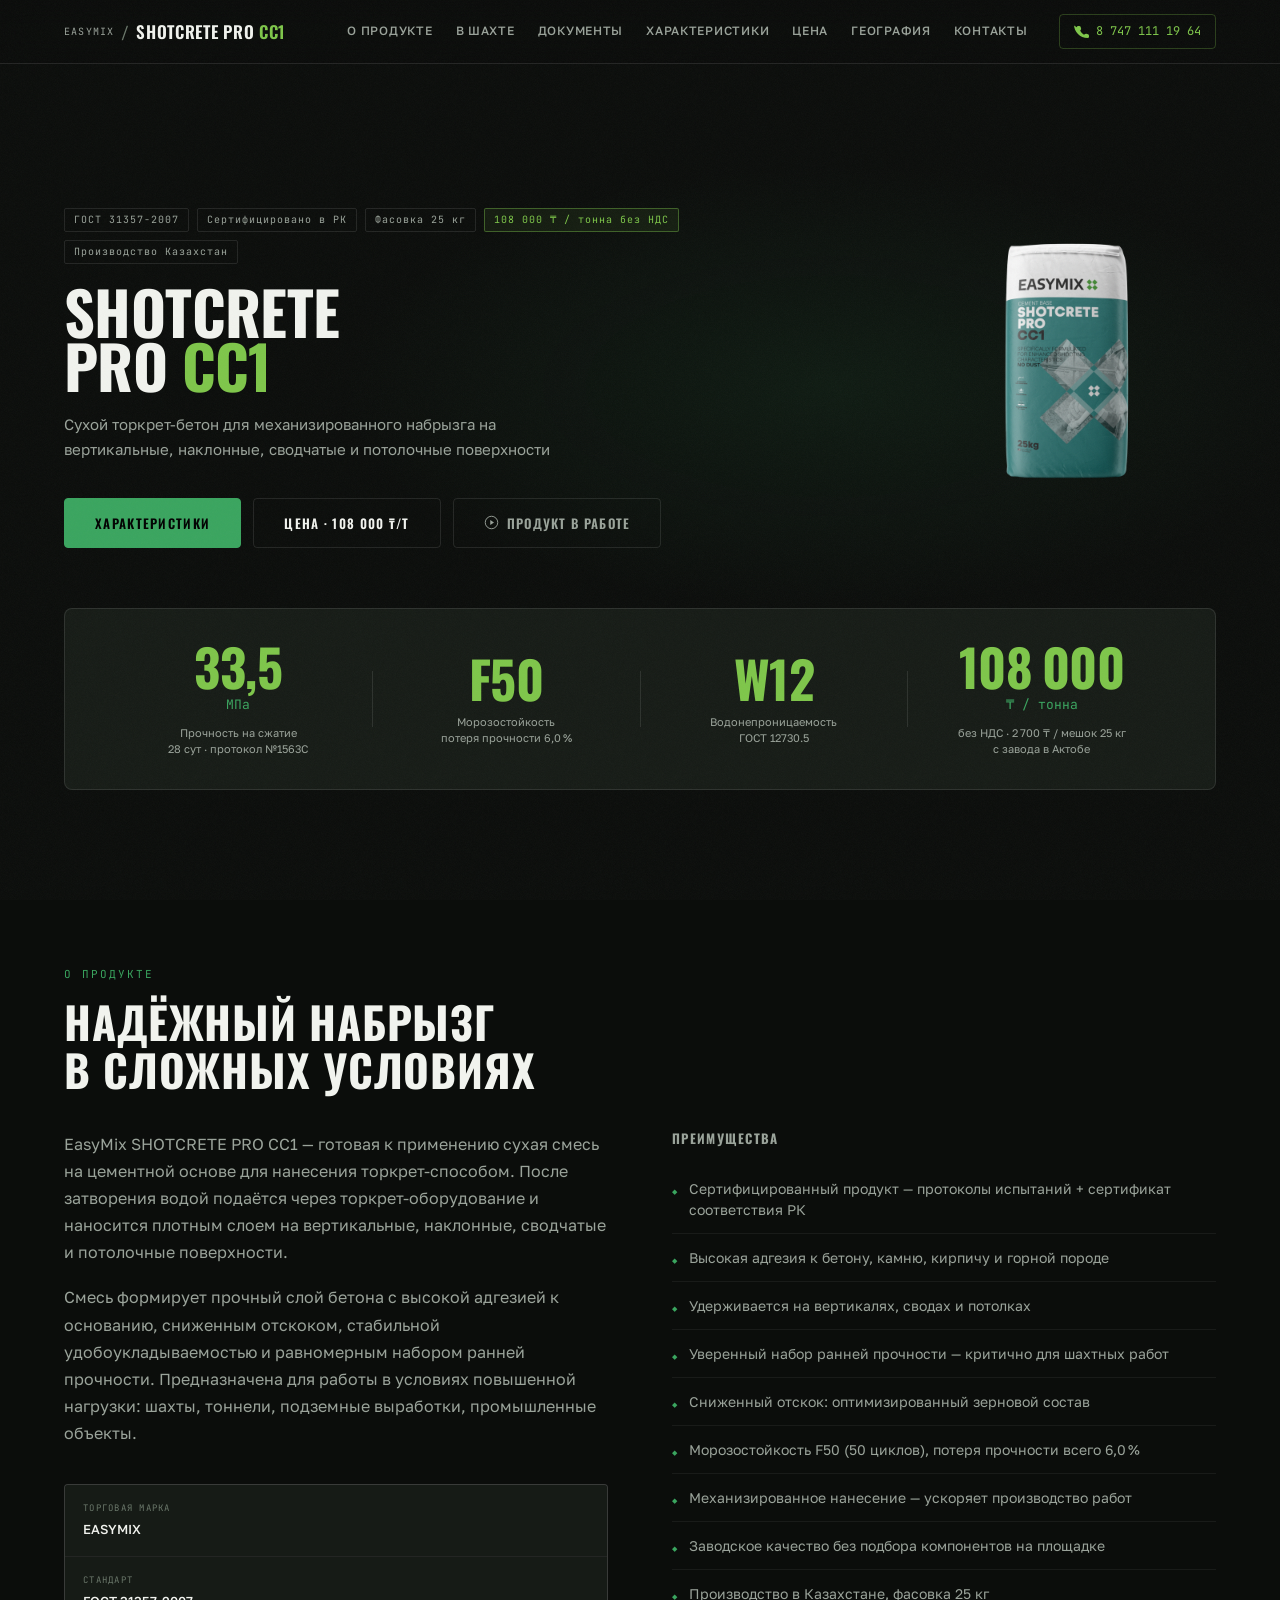
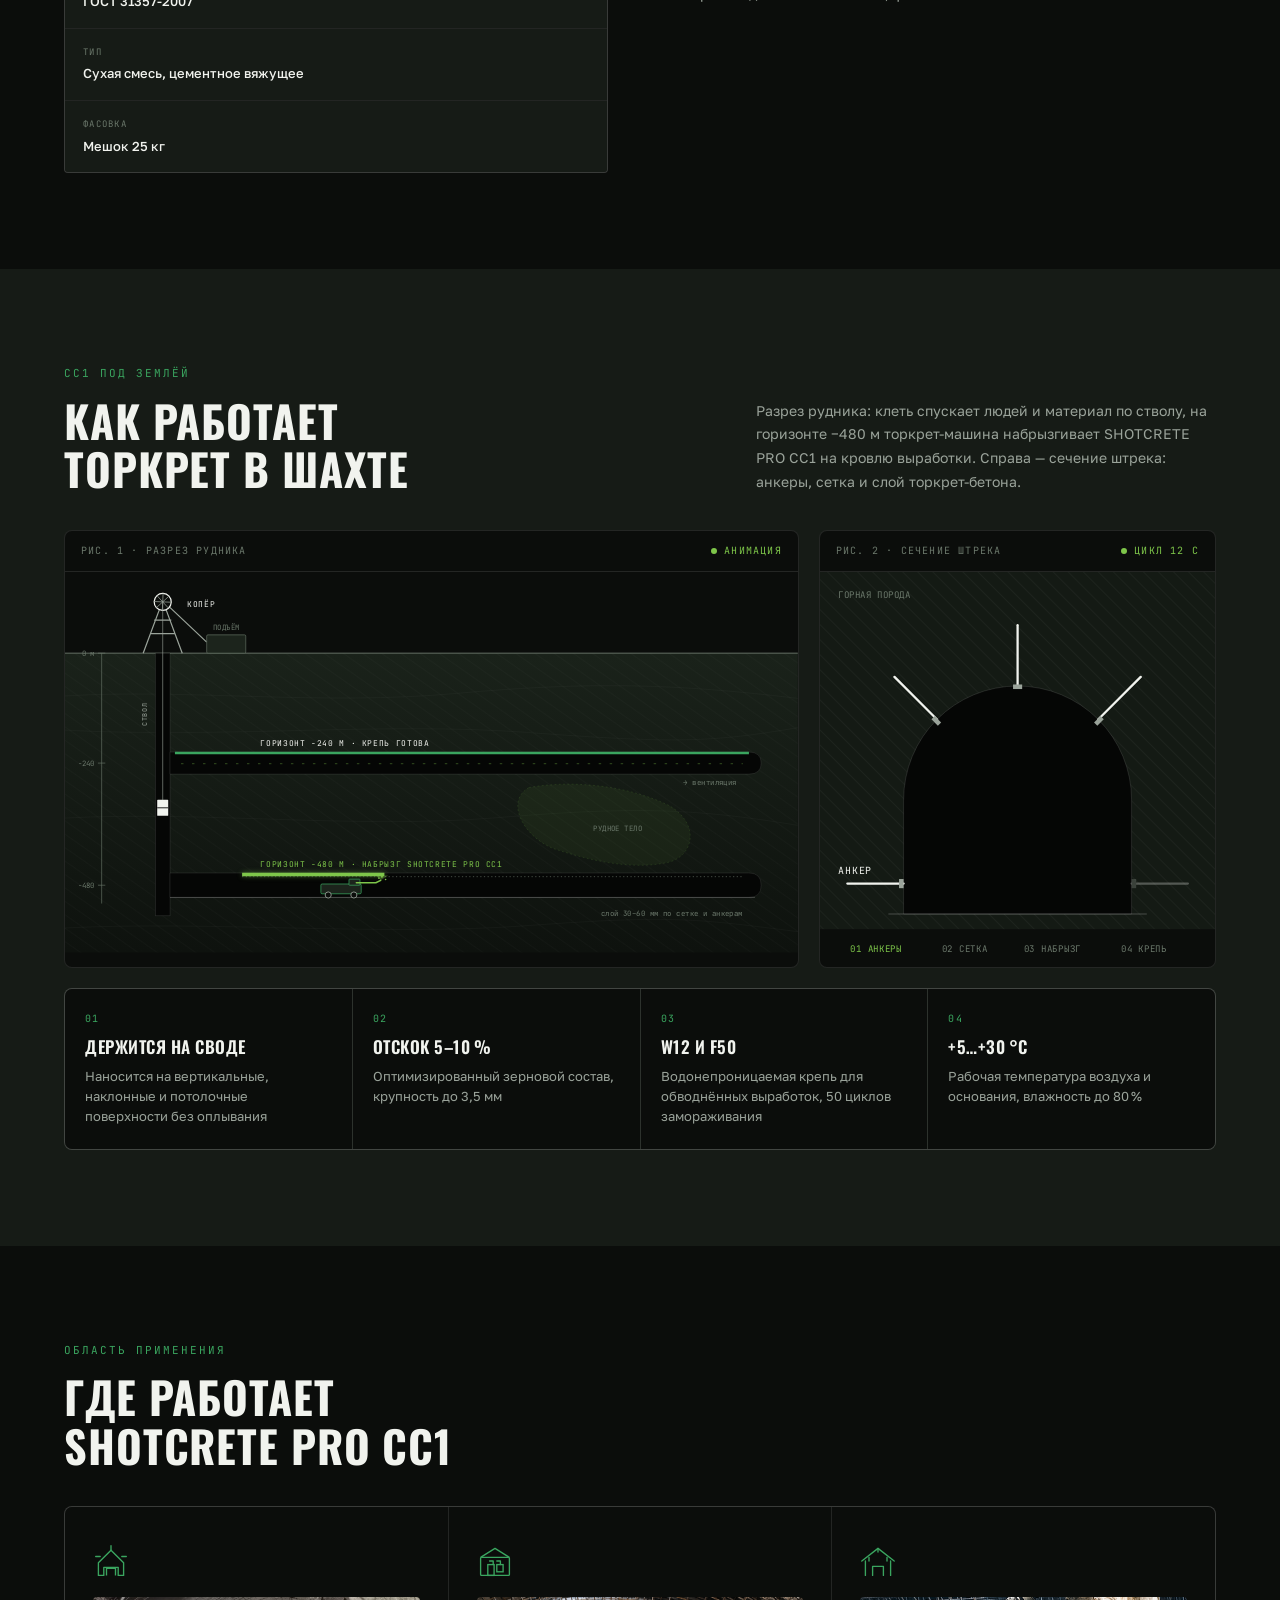
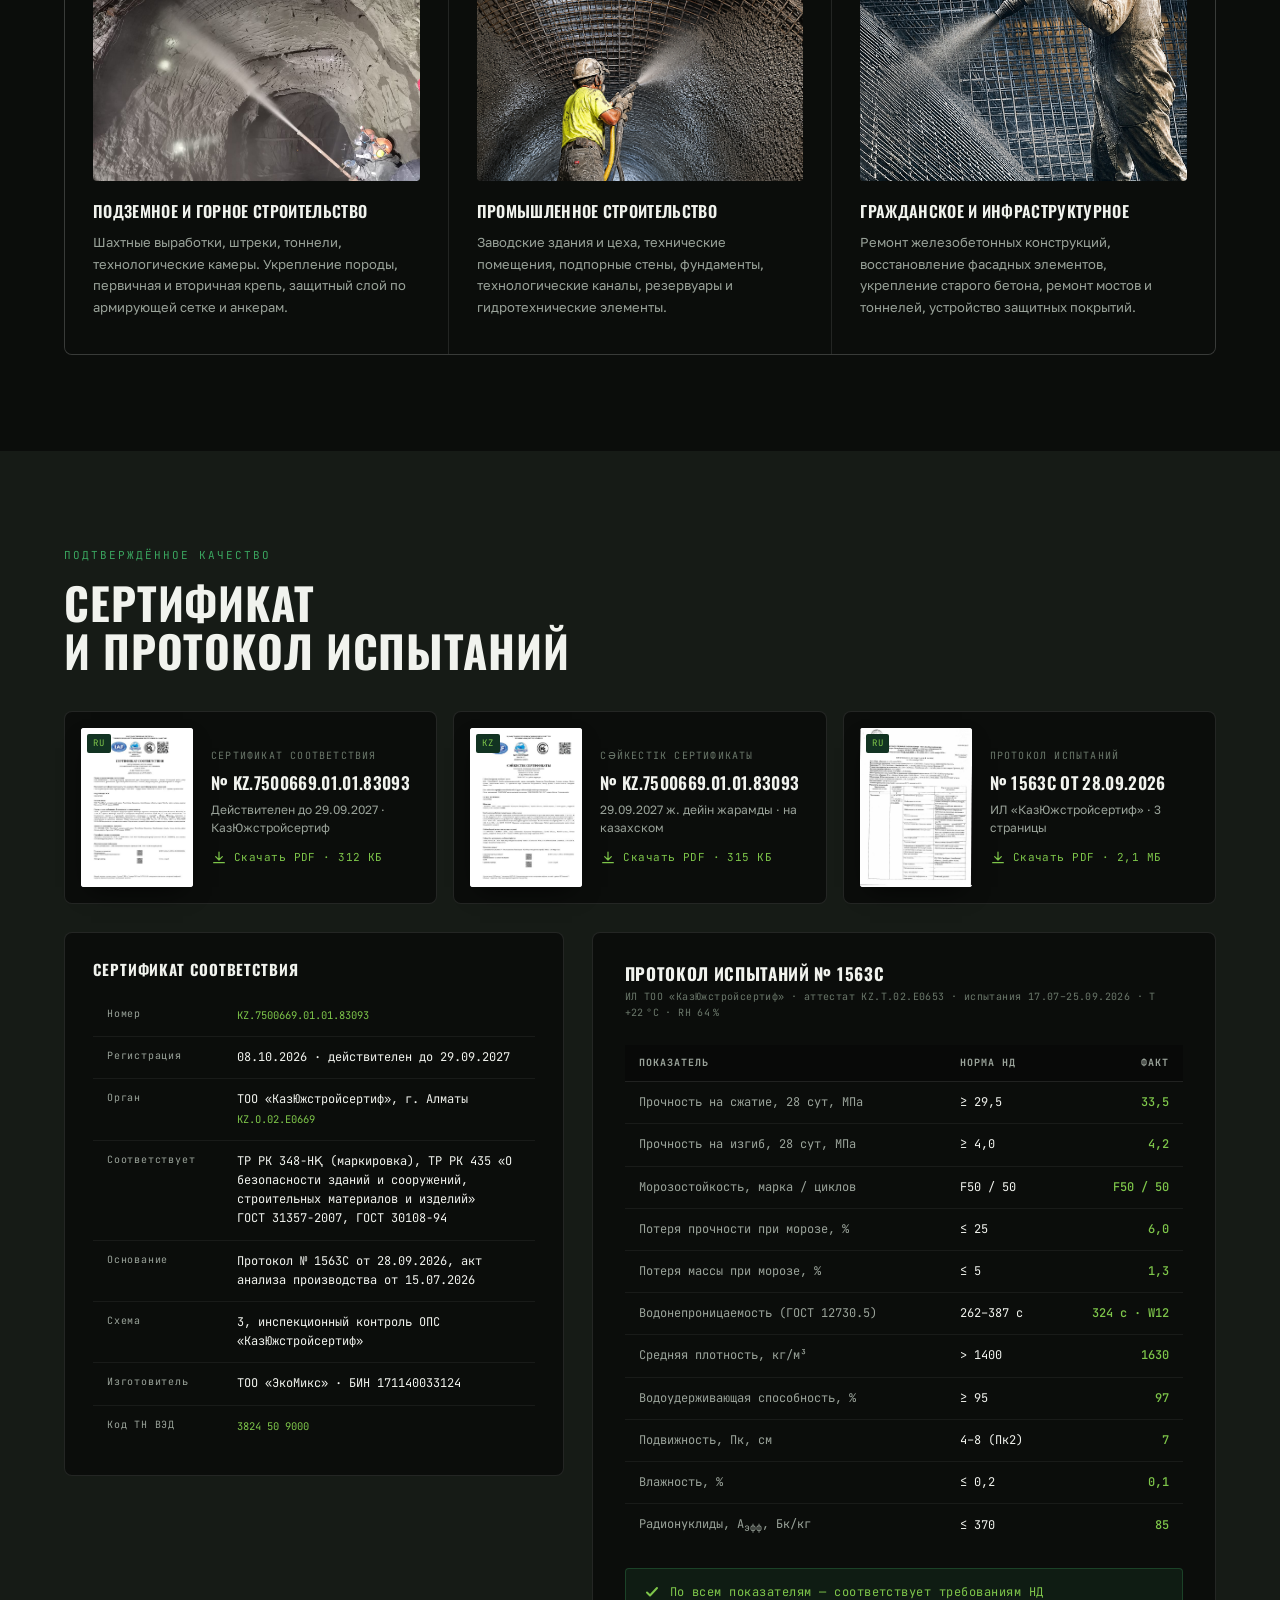
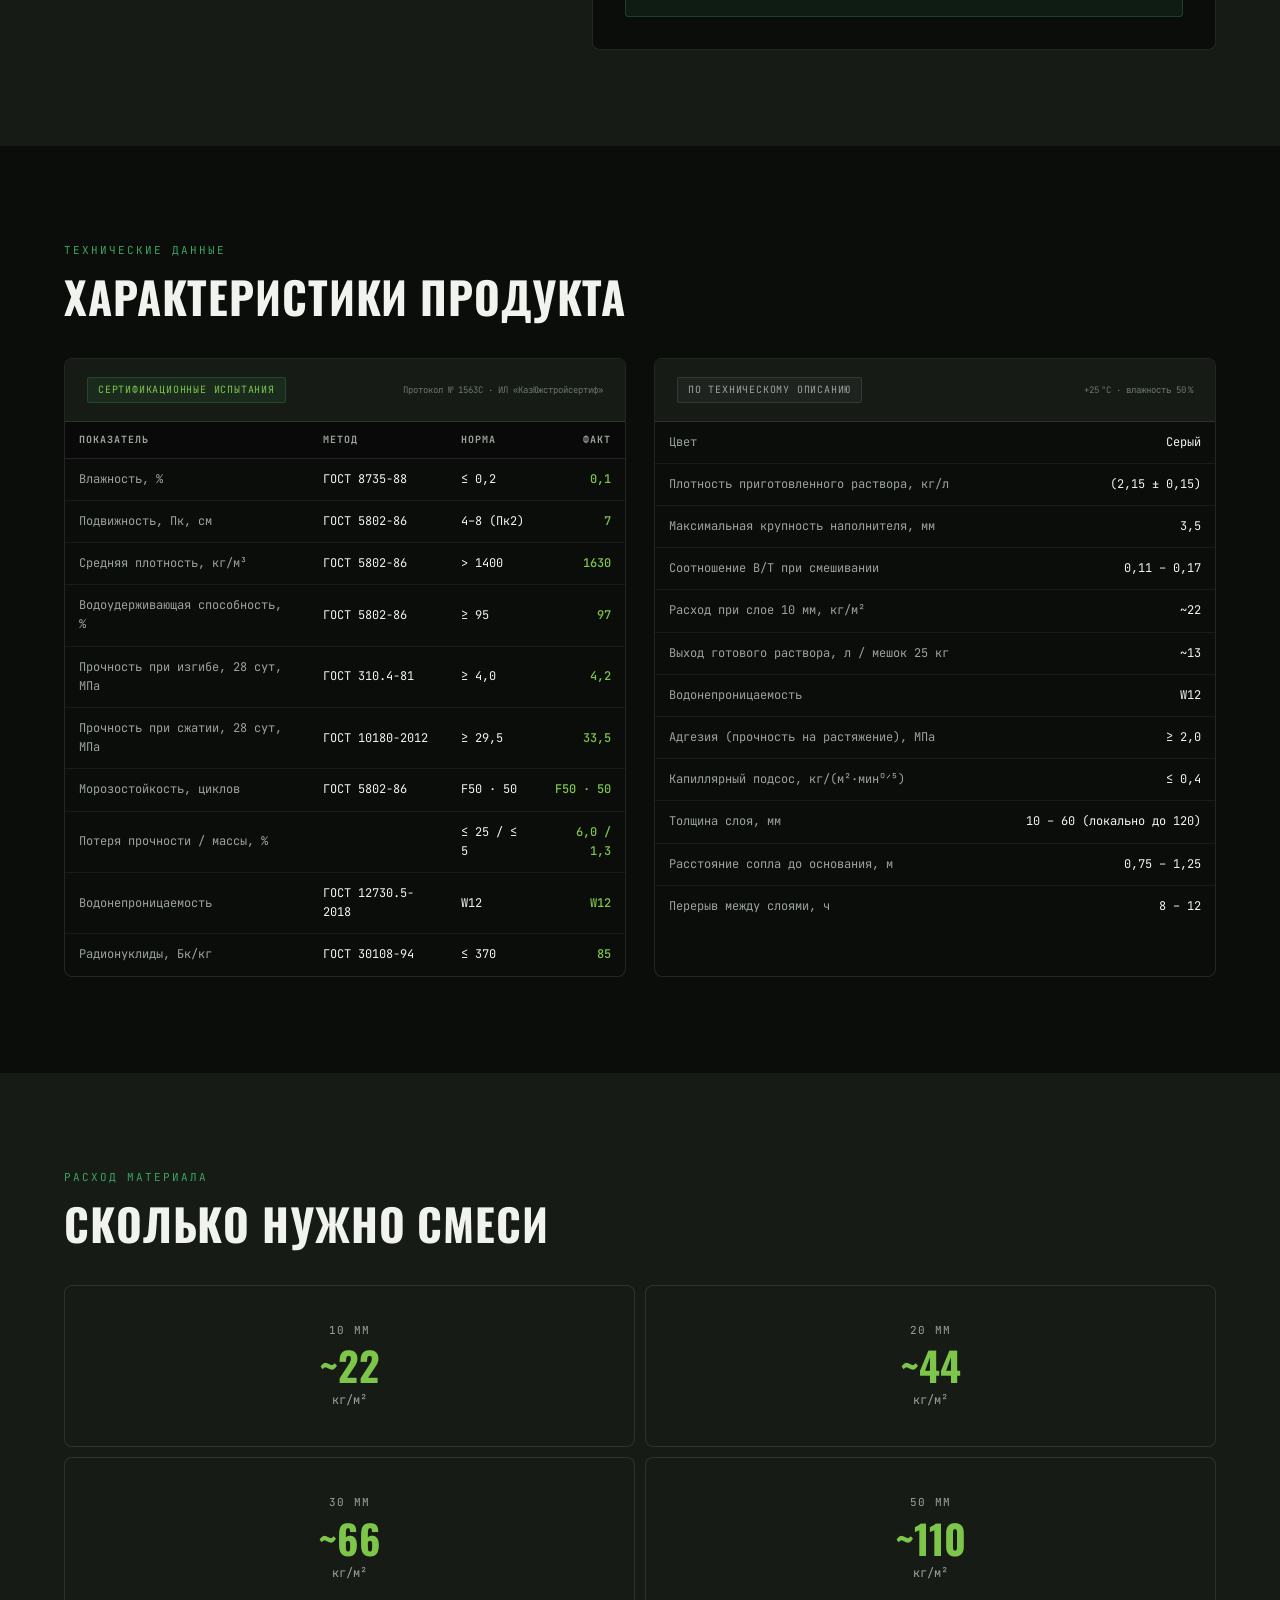
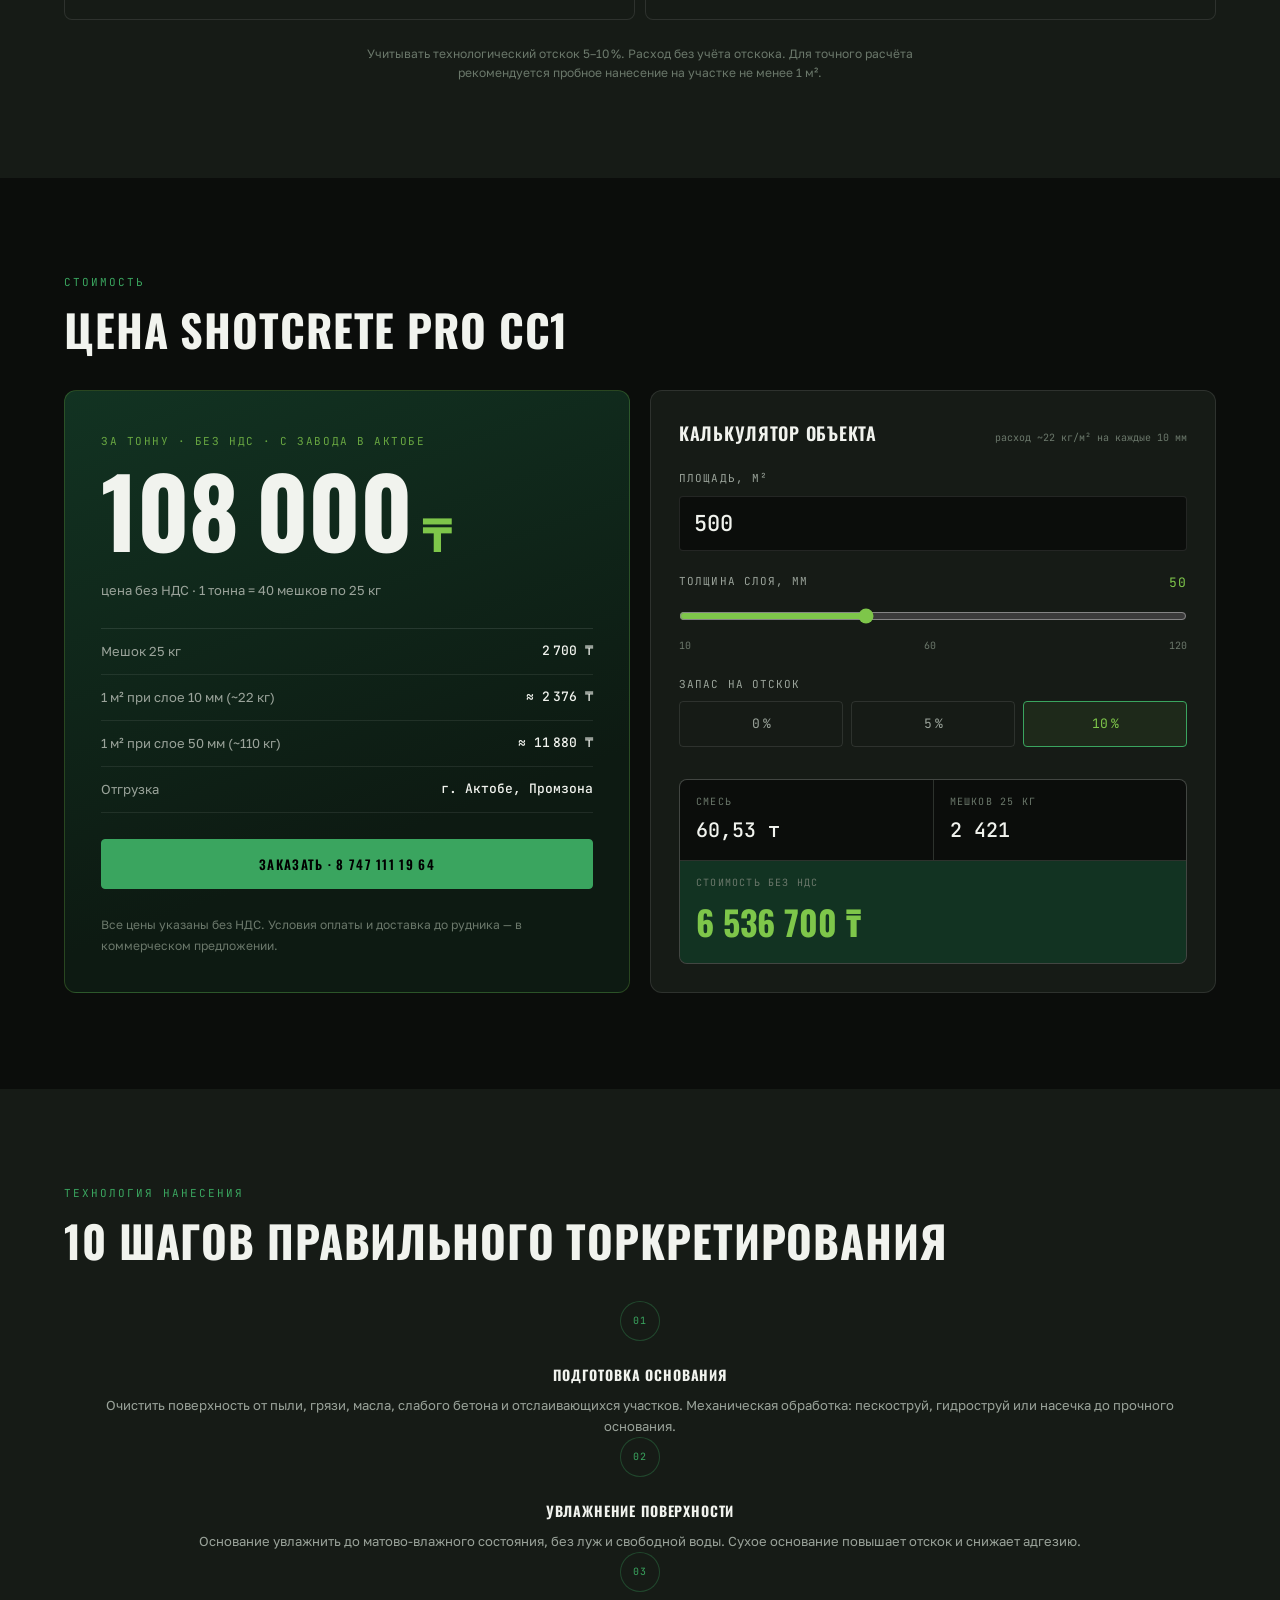
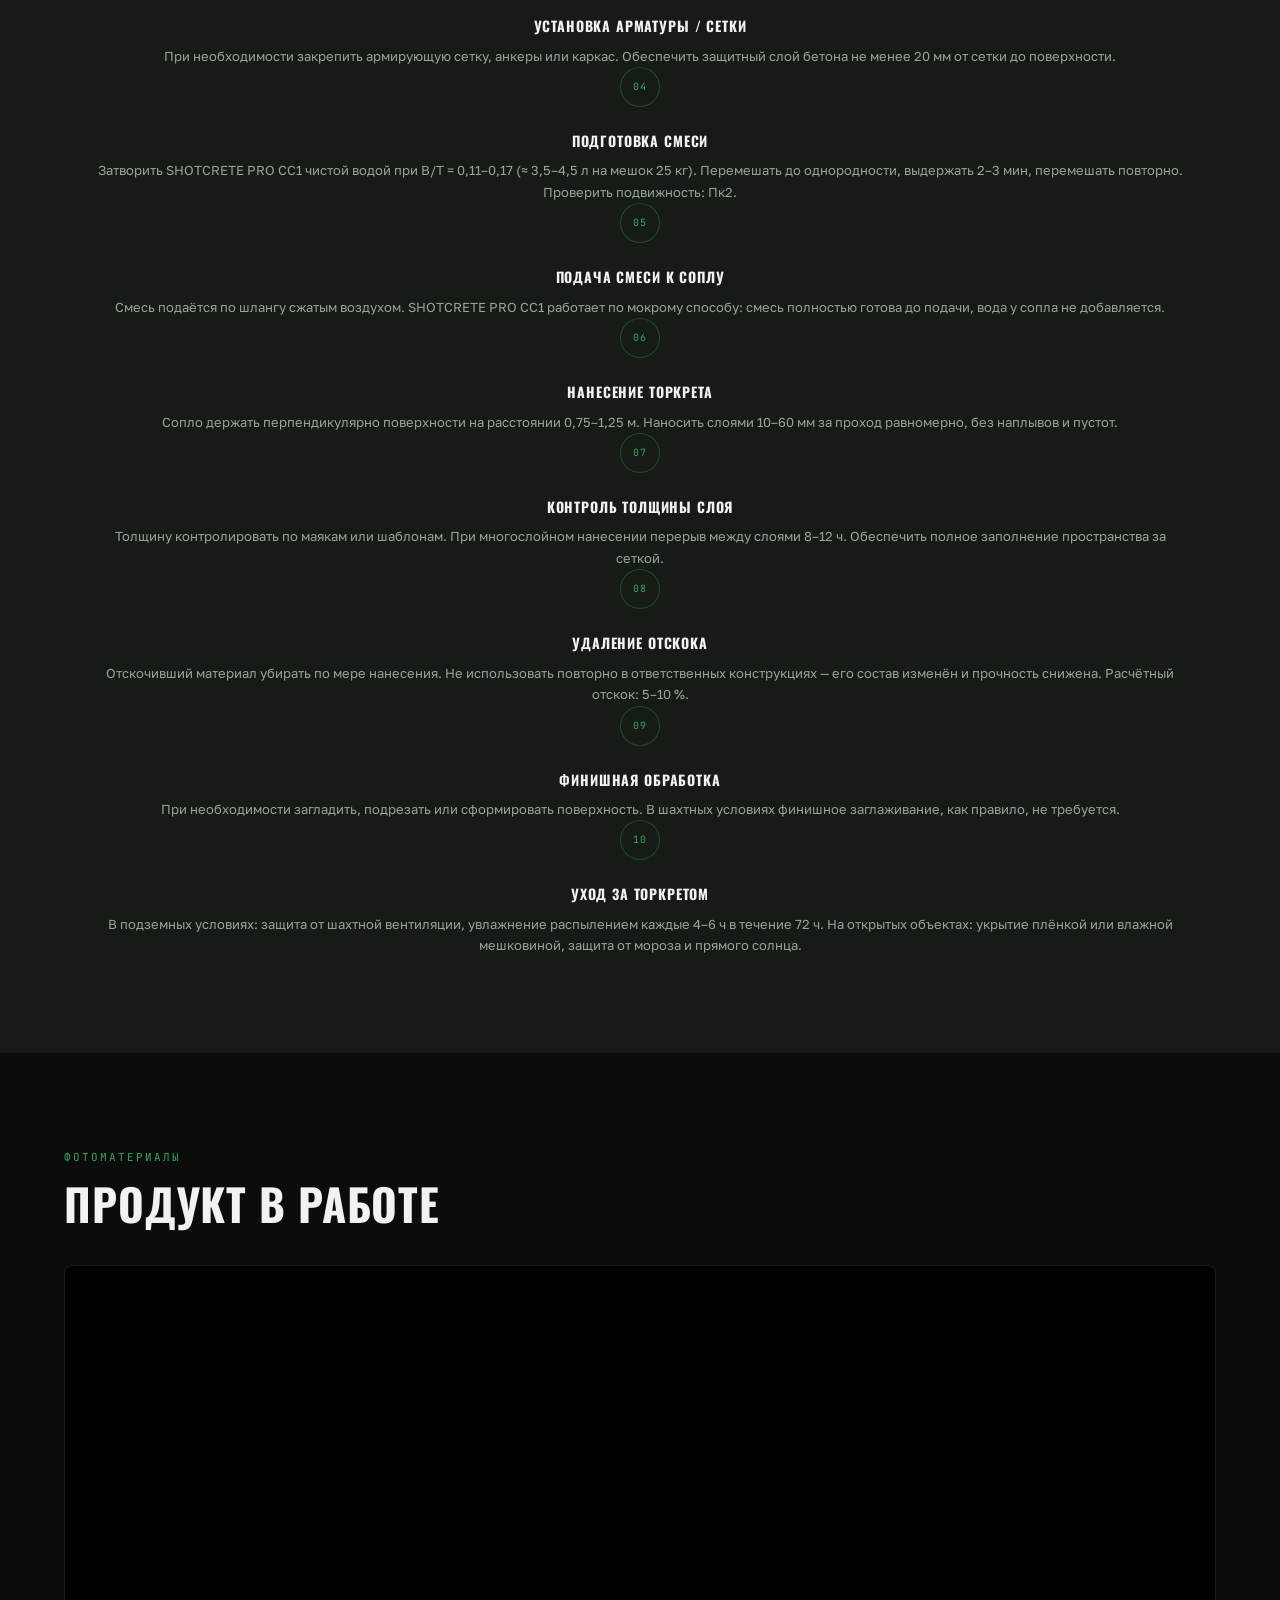
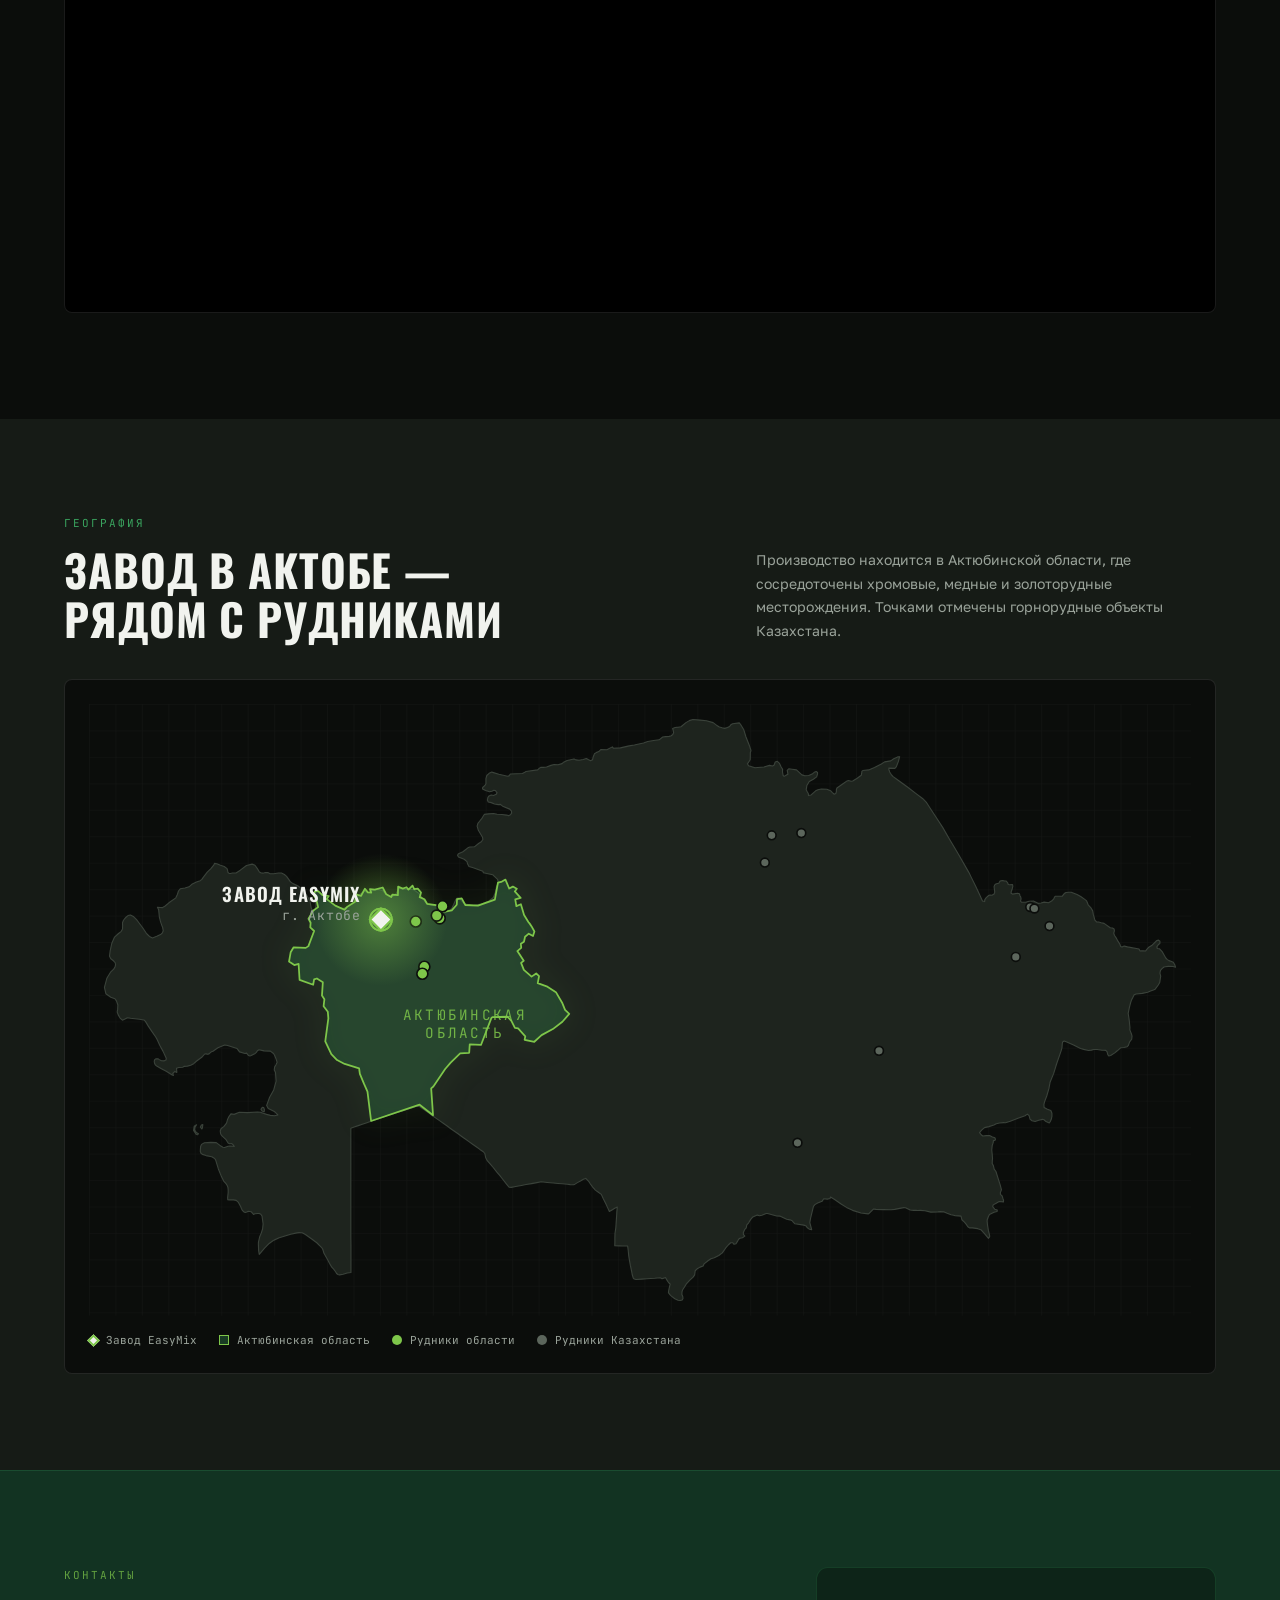
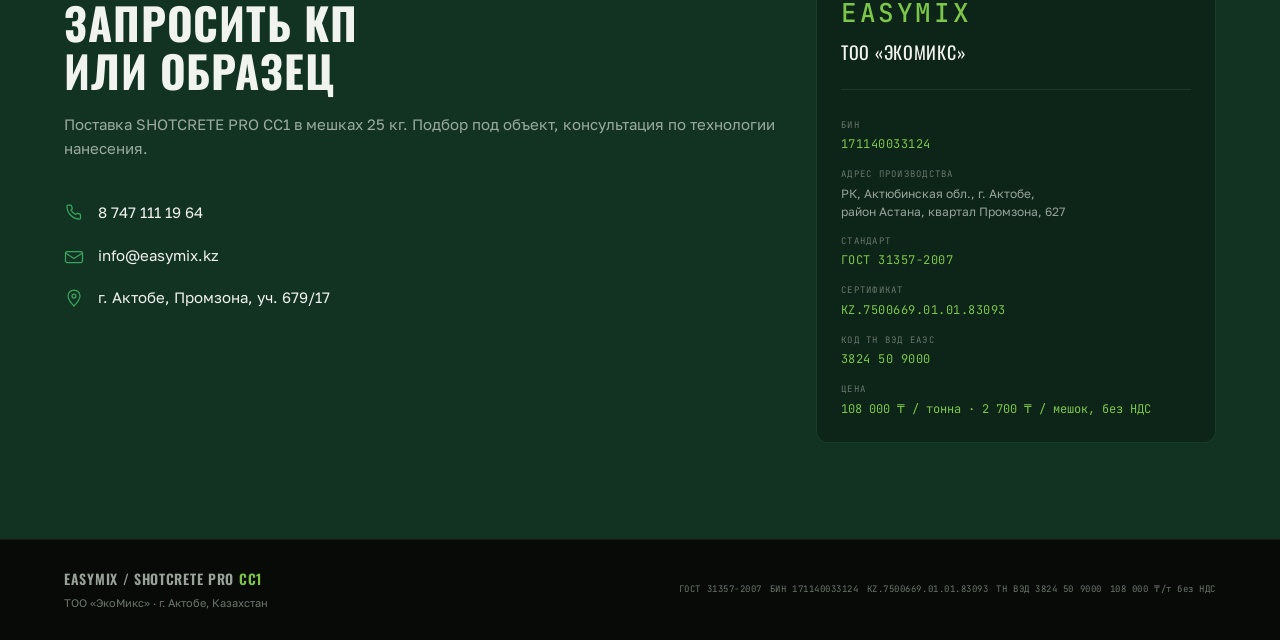
<file: index.html>
<!DOCTYPE html>
<html lang="ru">
<head>
  <meta charset="UTF-8" />
  <meta name="viewport" content="width=device-width, initial-scale=1.0" />
  <title>SHOTCRETE PRO CC1 — EasyMix | Торкрет-бетон ТОО «ЭкоМикс»</title>
  <meta name="description" content="EasyMix SHOTCRETE PRO CC1 — сухая строительная смесь для торкретирования. Прочность 33,5 МПа, морозостойкость F50, водонепроницаемость W12. Цена 108 000 ₸ за тонну без НДС. Сертификат соответствия РК. Производство ТОО «ЭкоМикс», Актобе." />
  <meta property="og:title" content="SHOTCRETE PRO CC1 — EasyMix | Торкрет для шахт" />
  <meta property="og:description" content="Сухой торкрет-бетон для механизированного набрызга. Прочность 33,5 МПа, F50, W12. 108 000 ₸ за тонну без НДС, с завода в Актобе. ТОО «ЭкоМикс», Казахстан." />
  <meta property="og:type" content="website" />
  <meta property="og:url" content="https://shotcrete-cc1.vercel.app/" />
  <meta property="og:image" content="https://shotcrete-cc1.vercel.app/og-banner.jpg" />
  <meta property="og:image:width" content="1200" />
  <meta property="og:image:height" content="630" />
  <meta property="og:image:alt" content="EasyMix SHOTCRETE PRO CC1 — торкрет-смесь для шахт и горнодобывающей промышленности" />
  <meta property="og:site_name" content="EasyMix — ТОО «ЭкоМикс»" />
  <meta name="twitter:card" content="summary_large_image" />
  <meta name="twitter:image" content="https://shotcrete-cc1.vercel.app/og-banner.jpg" />
  <link rel="preconnect" href="https://fonts.googleapis.com" />
  <link rel="preconnect" href="https://fonts.gstatic.com" crossorigin />
  <link href="https://fonts.googleapis.com/css2?family=Oswald:wght@400;500;600;700&family=Golos+Text:wght@400;500;600&family=JetBrains+Mono:wght@400;500&display=swap" rel="stylesheet" />
  <link rel="stylesheet" href="styles.css?v=7" />
  <link rel="stylesheet" href="extra.css?v=2" />

  <style>
    /* КРИТИЧЕСКИЙ МОБИЛЬНЫЙ FIX — не убирать */
    @media (max-width: 700px) {
      html, body { overflow-x: hidden !important; max-width: 100vw !important; }
      /* Шапка не выходит за экран */
      .site-header { overflow: hidden !important; }
      .header-inner { max-width: 100% !important; }
      /* Телефон: только иконка */
      .btn-phone span { display: none !important; }
      .btn-phone {
        border: none !important; background: none !important;
        padding: 8px !important; gap: 0 !important;
        min-width: 0 !important; max-width: 40px !important;
      }
      /* Все три кнопки — полная ширина */
      .hero-ctas {
        display: flex !important; flex-direction: column !important;
        align-items: stretch !important; gap: 10px !important;
        width: 100% !important;
      }
      .hero-ctas > a, .hero-ctas .btn {
        display: flex !important; width: 100% !important;
        max-width: 100% !important; box-sizing: border-box !important;
        justify-content: center !important; align-items: center !important;
        padding: 16px 12px !important; border-radius: 14px !important;
        font-size: 12px !important; gap: 7px !important;
      }
      /* Hero секция */
      .section-hero, .section-hero .container,
      .hero-layout, .hero-text { max-width: 100% !important; overflow-x: hidden !important; }
      /* Таблицы */
      .tbl-scroll { overflow-x: auto !important; display: block !important; max-width: 100% !important; }
    }
  </style>
</head>
<body>
  <div class="grain" aria-hidden="true"></div>

  <!-- HEADER -->
  <header class="site-header" id="site-header">
    <div class="container header-inner">
      <a class="logo" href="#hero" aria-label="SHOTCRETE PRO CC1 — главная">
        <span class="logo-brand">EASYMIX</span>
        <span class="logo-sep">/</span>
        <span class="logo-product">SHOTCRETE PRO <em>CC1</em></span>
      </a>
      <nav class="nav-desktop" aria-label="Основная навигация">
        <a href="#about">О продукте</a>
        <a href="#mine">В шахте</a>
        <a href="#certification">Документы</a>
        <a href="#specs">Характеристики</a>
        <a href="#price">Цена</a>
        <a href="#geo">География</a>
        <a href="#contacts">Контакты</a>
      </nav>
      <div class="header-actions">
        <a class="btn-phone" href="tel:87471111964">
          <svg width="15" height="15" viewBox="0 0 16 16" fill="none" aria-hidden="true"><path d="M3 1.5A1.5 1.5 0 014.5 0h1.08a1.5 1.5 0 011.427 1.048l.554 1.662a1.5 1.5 0 01-.34 1.502L6.6 5.33a9.01 9.01 0 004.07 4.07l1.12-.62a1.5 1.5 0 011.502-.34l1.662.554A1.5 1.5 0 0116 10.42v1.08A1.5 1.5 0 0114.5 13C6.492 13 0 6.508 0 -1.5v1.08z" transform="translate(0 2)" fill="currentColor"/></svg>
          <span>8 747 111 19 64</span>
        </a>
        <button class="burger" id="burger" aria-label="Открыть меню" aria-expanded="false" aria-controls="mobile-menu">
          <span></span><span></span><span></span>
        </button>
      </div>
    </div>
  </header>

  <!-- MOBILE MENU -->
  <div class="mobile-menu" id="mobile-menu" aria-hidden="true">
    <nav>
      <a href="#about">О продукте</a>
      <a href="#mine">В шахте</a>
      <a href="#certification">Документы</a>
      <a href="#specs">Характеристики</a>
      <a href="#price">Цена</a>
      <a href="#geo">География</a>
      <a href="#contacts">Контакты</a>
    </nav>
    <a class="btn-phone" href="tel:87471111964">8 747 111 19 64</a>
  </div>

  <div class="page-clip">
  <main>
    <!-- HERO -->
    <section id="hero" class="section-hero">
      <div class="container">
        <div class="hero-layout">
          <div class="hero-text">
            <div class="hero-eyebrow stagger-1">
              <span class="tag">ГОСТ 31357-2007</span>
              <span class="tag">Сертифицировано в РК</span>
              <span class="tag">Фасовка 25 кг</span>
              <span class="tag tag-price">108 000 ₸ / тонна без НДС</span>
              <span class="tag">Производство Казахстан</span>
            </div>
            <h1 class="hero-title stagger-2">SHOTCRETE<br/>PRO <em>CC1</em></h1>
            <p class="hero-sub stagger-3">Сухой торкрет-бетон для механизированного набрызга на вертикальные, наклонные, сводчатые и потолочные поверхности</p>
            <div class="hero-ctas stagger-4">
              <a href="#specs" class="btn btn-primary">Характеристики</a>
              <a href="#price" class="btn btn-outline">Цена · 108 000 ₸/т</a>
              <a href="#gallery" class="btn btn-video">
                <svg width="15" height="15" viewBox="0 0 24 24" fill="none" aria-hidden="true"><circle cx="12" cy="12" r="10" stroke="currentColor" stroke-width="1.5"/><path d="M10 8l6 4-6 4V8z" fill="currentColor"/></svg>
                Продукт в работе
              </a>
            </div>
          </div>
          <div class="hero-visual stagger-2">
            <img src="hero_cc1.png" alt="EasyMix SHOTCRETE PRO CC1 — мешок 25 кг" class="product-img" />
          </div>
        </div>

        <!-- Metrics bar -->
        <div class="metrics stagger-5">
          <div class="metric">
            <span class="m-val">33,5</span>
            <span class="m-unit">МПа</span>
            <span class="m-label">Прочность на сжатие<br/>28 сут · протокол №1563С</span>
          </div>
          <div class="m-sep" aria-hidden="true"></div>
          <div class="metric">
            <span class="m-val">F50</span>
            <span class="m-label">Морозостойкость<br/>потеря прочности 6,0&thinsp;%</span>
          </div>
          <div class="m-sep" aria-hidden="true"></div>
          <div class="metric">
            <span class="m-val">W12</span>
            <span class="m-label">Водонепроницаемость<br/>ГОСТ 12730.5</span>
          </div>
          <div class="m-sep" aria-hidden="true"></div>
          <a class="metric metric-price" href="#price">
            <span class="m-val">108&thinsp;000</span>
            <span class="m-unit">₸ / тонна</span>
            <span class="m-label">без НДС · 2&thinsp;700 ₸ / мешок 25 кг<br/>с завода в Актобе</span>
          </a>
        </div>
      </div>
    </section>

    <!-- ABOUT -->
    <section id="about" class="section reveal">
      <div class="container">
        <div class="section-header">
          <div class="section-label">О продукте</div>
          <h2 class="section-title">Надёжный набрызг<br/>в сложных условиях</h2>
        </div>
        <div class="about-grid">
          <div class="about-desc">
            <p>EasyMix SHOTCRETE PRO CC1 — готовая к применению сухая смесь на цементной основе для нанесения торкрет-способом. После затворения водой подаётся через торкрет-оборудование и наносится плотным слоем на вертикальные, наклонные, сводчатые и потолочные поверхности.</p>
            <p>Смесь формирует прочный слой бетона с высокой адгезией к основанию, сниженным отскоком, стабильной удобоукладываемостью и равномерным набором ранней прочности. Предназначена для работы в условиях повышенной нагрузки: шахты, тоннели, подземные выработки, промышленные объекты.</p>
            <div class="about-meta">
              <div class="meta-item"><span class="meta-lbl">Торговая марка</span><span class="meta-val">EASYMIX</span></div>
              <div class="meta-item"><span class="meta-lbl">Стандарт</span><span class="meta-val">ГОСТ 31357-2007</span></div>
              <div class="meta-item"><span class="meta-lbl">Тип</span><span class="meta-val">Сухая смесь, цементное вяжущее</span></div>
              <div class="meta-item"><span class="meta-lbl">Фасовка</span><span class="meta-val">Мешок 25 кг</span></div>
            </div>
          </div>
          <div class="about-adv">
            <h3 class="adv-title">Преимущества</h3>
            <ul class="adv-list">
              <li><span class="adv-dot" aria-hidden="true">◆</span>Сертифицированный продукт — протоколы испытаний + сертификат соответствия РК</li>
              <li><span class="adv-dot" aria-hidden="true">◆</span>Высокая адгезия к бетону, камню, кирпичу и горной породе</li>
              <li><span class="adv-dot" aria-hidden="true">◆</span>Удерживается на вертикалях, сводах и потолках</li>
              <li><span class="adv-dot" aria-hidden="true">◆</span>Уверенный набор ранней прочности — критично для шахтных работ</li>
              <li><span class="adv-dot" aria-hidden="true">◆</span>Сниженный отскок: оптимизированный зерновой состав</li>
              <li><span class="adv-dot" aria-hidden="true">◆</span>Морозостойкость F50 (50 циклов), потеря прочности всего 6,0&thinsp;%</li>
              <li><span class="adv-dot" aria-hidden="true">◆</span>Механизированное нанесение — ускоряет производство работ</li>
              <li><span class="adv-dot" aria-hidden="true">◆</span>Заводское качество без подбора компонентов на площадке</li>
              <li><span class="adv-dot" aria-hidden="true">◆</span>Производство в Казахстане, фасовка 25 кг</li>
            </ul>
          </div>
        </div>
      </div>
    </section>

    <!-- MINE ANIMATION -->
    <section id="mine" class="section reveal sect-surface mine">
      <div class="container">
        <div class="section-header mine-head">
          <div>
            <div class="section-label">CC1 под землёй</div>
            <h2 class="section-title">Как работает<br/>торкрет в шахте</h2>
          </div>
          <p class="mine-lead">Разрез рудника: клеть спускает людей и материал по стволу, на горизонте −480&nbsp;м торкрет-машина набрызгивает SHOTCRETE PRO CC1 на кровлю выработки. Справа — сечение штрека: анкеры, сетка и слой торкрет-бетона.</p>
        </div>

        <div class="mine-grid">
          <figure class="mine-plate mine-plate-wide">
            <figcaption class="plate-corner"><span>Рис. 1 · Разрез рудника</span><span class="plate-live"><i></i>анимация</span></figcaption>
            <div class="mine-scroll">
            <svg class="mine-svg" data-still="9" viewBox="0 0 1200 600" role="img" aria-label="Анимация: разрез рудника, клеть движется по стволу, торкрет-машина наносит слой на кровлю штрека">
              <defs>
                <pattern id="mRock" width="18" height="18" patternUnits="userSpaceOnUse" patternTransform="rotate(35)">
                  <path d="M0 9H18" stroke="rgba(255,255,255,.035)" stroke-width="1"/>
                </pattern>
                <linearGradient id="mGround" x1="0" y1="0" x2="0" y2="1">
                  <stop offset="0" stop-color="#1A221A"/><stop offset="1" stop-color="#0E120E"/>
                </linearGradient>
                <clipPath id="mShaftClip"><rect x="146" y="24" width="28" height="520"/></clipPath>
              </defs>

              <!-- грунт и породы -->
              <rect x="0" y="110" width="1200" height="490" fill="url(#mGround)"/>
              <rect x="0" y="110" width="1200" height="490" fill="url(#mRock)"/>
              <path class="m-strata" d="M0 180 C200 168 420 196 640 176 S1000 160 1200 184"/>
              <path class="m-strata" d="M0 236 C260 250 520 222 760 240 S1060 256 1200 232"/>
              <path class="m-strata" d="M0 380 C220 368 480 398 700 380 S1020 362 1200 392"/>
              <path class="m-strata" d="M0 560 C240 548 520 574 760 556 S1040 546 1200 566"/>
              <path class="m-ore" d="M760 330 C840 316 930 330 990 360 C1040 390 1030 440 990 452 C930 466 860 450 800 430 C750 410 720 352 760 330Z"/>
              <text class="m-note" x="905" y="402" text-anchor="middle">РУДНОЕ ТЕЛО</text>
              <line class="m-surface" x1="0" y1="110" x2="1200" y2="110"/>

              <!-- шкала глубины -->
              <g class="m-scale">
                <line x1="60" y1="110" x2="60" y2="520"/>
                <line x1="54" y1="110" x2="66" y2="110"/><text x="48" y="114" text-anchor="end">0 м</text>
                <line x1="54" y1="290" x2="66" y2="290"/><text x="48" y="294" text-anchor="end">−240</text>
                <line x1="54" y1="490" x2="66" y2="490"/><text x="48" y="494" text-anchor="end">−480</text>
              </g>

              <!-- копёр и подъёмная машина -->
              <g class="m-head">
                <path d="M128 110 L160 24 L192 110 M140 78 H180 M146 56 H174 M160 24 L232 92"/>
                <rect x="232" y="80" width="64" height="30" rx="2"/>
                <text class="m-note" x="264" y="72" text-anchor="middle">ПОДЪЁМ</text>
                <g class="m-wheel">
                  <circle cx="160" cy="26" r="14"/>
                  <path d="M146 26 H174 M160 12 V40 M150 16 L170 36 M170 16 L150 36"/>
                  <animateTransform attributeName="transform" type="rotate" from="0 160 26" to="360 160 26" dur="2.4s" repeatCount="indefinite"/>
                </g>
              </g>
              <text class="m-lbl" x="200" y="34">КОПЁР</text>

              <!-- ствол -->
              <rect class="m-void" x="148" y="110" width="24" height="430"/>
              <g clip-path="url(#mShaftClip)">
                <g>
                  <line class="m-rope" x1="160" y1="-600" x2="160" y2="120"/>
                  <rect class="m-cage" x="151" y="120" width="18" height="26" rx="1"/>
                  <line class="m-cage-line" x1="151" y1="133" x2="169" y2="133"/>
                  <animateTransform attributeName="transform" type="translate" values="0 0;0 0;0 362;0 362;0 0" keyTimes="0;0.1;0.45;0.6;1" dur="10s" repeatCount="indefinite" calcMode="spline" keySplines="0 0 1 1;.45 0 .55 1;0 0 1 1;.45 0 .55 1"/>
                </g>
              </g>
              <text class="m-lbl m-vert" x="134" y="210" transform="rotate(-90 134 210)" text-anchor="middle">СТВОЛ</text>

              <!-- горизонт −240: крепь готова -->
              <path class="m-void" d="M172 272 H1120 Q1140 272 1140 290 Q1140 308 1120 308 H172Z"/>
              <line class="m-lining-done" x1="180" y1="273.5" x2="1120" y2="273.5"/>
              <line class="m-vent" x1="190" y1="291" x2="1110" y2="291"/>
              <text class="m-lbl" x="320" y="262">ГОРИЗОНТ −240 М · КРЕПЬ ГОТОВА</text>
              <text class="m-note" x="1100" y="326" text-anchor="end">→ вентиляция</text>

              <!-- горизонт −480: идёт торкретирование -->
              <path class="m-void" d="M172 470 H1120 Q1140 470 1140 490 Q1140 510 1120 510 H172Z"/>
              <line class="m-floor" x1="172" y1="510" x2="1130" y2="510"/>
              <line class="m-mesh" x1="290" y1="476" x2="1110" y2="476"/>
              <line class="m-lining" x1="290" y1="472.5" x2="1110" y2="472.5" pathLength="1000">
                <animate attributeName="stroke-dashoffset" values="1000;1000;0;0" keyTimes="0;0.08;0.86;1" dur="10s" repeatCount="indefinite"/>
              </line>
              <text class="m-lbl m-lbl-hi" x="320" y="460">ГОРИЗОНТ −480 М · НАБРЫЗГ SHOTCRETE PRO CC1</text>

              <!-- торкрет-машина -->
              <g>
                <g class="m-rig">
                  <rect x="-104" y="488" width="66" height="16" rx="2"/>
                  <rect x="-58" y="480" width="18" height="10" rx="1"/>
                  <circle class="m-wheel-s" cx="-92" cy="506" r="5"/><circle class="m-wheel-s" cx="-50" cy="506" r="5"/>
                  <path class="m-boom" d="M-46 486 L-14 486 L-6 482"/>
                  <path class="m-spray" d="M-6 482 L-14 474 L6 474Z"/>
                  <circle class="m-drop" cx="-4" cy="480" r="1.6"><animate attributeName="cy" values="481;474" dur=".45s" repeatCount="indefinite"/></circle>
                  <circle class="m-drop" cx="-9" cy="480" r="1.3"><animate attributeName="cy" values="481;474" dur=".45s" begin=".15s" repeatCount="indefinite"/></circle>
                  <circle class="m-drop" cx="2" cy="480" r="1.3"><animate attributeName="cy" values="481;474" dur=".45s" begin=".3s" repeatCount="indefinite"/></circle>
                </g>
                <animateTransform attributeName="transform" type="translate" values="290 0;290 0;1110 0;1110 0" keyTimes="0;0.08;0.86;1" dur="10s" repeatCount="indefinite"/>
                <animate attributeName="opacity" values="0;1;1;1;0" keyTimes="0;0.05;0.86;0.94;1" dur="10s" repeatCount="indefinite"/>
              </g>
              <text class="m-note" x="1110" y="540" text-anchor="end">слой 30–60 мм по сетке и анкерам</text>
            </svg>
            </div>
          </figure>

          <figure class="mine-plate">
            <figcaption class="plate-corner"><span>Рис. 2 · Сечение штрека</span><span class="plate-live"><i></i>цикл 12 с</span></figcaption>
            <svg class="mine-svg mine-svg-arch" data-still="11" viewBox="0 0 520 520" role="img" aria-label="Анимация: сечение выработки — установка анкеров, сетки и набрызг слоя SHOTCRETE PRO CC1 на свод">
              <defs>
                <pattern id="aRock" width="14" height="14" patternUnits="userSpaceOnUse" patternTransform="rotate(45)">
                  <path d="M0 7H14" stroke="rgba(255,255,255,.05)" stroke-width="1"/>
                </pattern>
              </defs>
              <rect x="0" y="0" width="520" height="470" fill="#141A14"/>
              <rect x="0" y="0" width="520" height="470" fill="url(#aRock)"/>
              <text class="m-note" x="24" y="34">ГОРНАЯ ПОРОДА</text>
              <path class="m-void" d="M110 450 V300 A150 150 0 0 1 410 300 V450Z"/>
              <line class="m-floor" x1="90" y1="450" x2="430" y2="450"/>

              <!-- анкеры -->
              <g class="a-bolts">
                <g><path d="M110 410 H36"/><rect x="104" y="404" width="6" height="12"/><animate attributeName="opacity" values="0;0;1;1;0" keyTimes="0;0.04;0.08;0.96;1" dur="12s" repeatCount="indefinite"/></g>
                <g><path d="M154 194 L98 138"/><rect x="150" y="190" width="6" height="12" transform="rotate(-45 153 196)"/><animate attributeName="opacity" values="0;0;1;1;0" keyTimes="0;0.09;0.13;0.96;1" dur="12s" repeatCount="indefinite"/></g>
                <g><path d="M260 150 V70"/><rect x="254" y="148" width="12" height="6"/><animate attributeName="opacity" values="0;0;1;1;0" keyTimes="0;0.14;0.18;0.96;1" dur="12s" repeatCount="indefinite"/></g>
                <g><path d="M366 194 L422 138"/><rect x="364" y="190" width="6" height="12" transform="rotate(45 367 196)"/><animate attributeName="opacity" values="0;0;1;1;0" keyTimes="0;0.19;0.23;0.96;1" dur="12s" repeatCount="indefinite"/></g>
                <g><path d="M410 410 H484"/><rect x="410" y="404" width="6" height="12"/><animate attributeName="opacity" values="0;0;1;1;0" keyTimes="0;0.24;0.28;0.96;1" dur="12s" repeatCount="indefinite"/></g>
              </g>

              <!-- сетка -->
              <path class="a-mesh" d="M116 450 V300 A144 144 0 0 1 404 300 V450">
                <animate attributeName="opacity" values="0;0;1;1;0" keyTimes="0;0.31;0.38;0.96;1" dur="12s" repeatCount="indefinite"/>
              </path>

              <!-- слой торкрет-бетона -->
              <path id="aLining" class="a-lining" pathLength="1000" d="M121 450 V300 A139 139 0 0 1 399 300 V450">
                <animate attributeName="stroke-dashoffset" values="1000;1000;0;0;1000" keyTimes="0;0.42;0.84;0.96;1" dur="12s" repeatCount="indefinite"/>
              </path>

              <!-- сопло, следующее по своду -->
              <g class="a-nozzle">
                <path class="m-boom" d="M0 70 V34"/>
                <rect x="-5" y="26" width="10" height="10" rx="1"/>
                <path class="m-spray" d="M0 28 L-12 4 L12 4Z"/>
                <circle class="m-drop" cx="-3" cy="20" r="1.8"><animate attributeName="cy" values="26;6" dur=".4s" repeatCount="indefinite"/></circle>
                <circle class="m-drop" cx="4" cy="20" r="1.5"><animate attributeName="cy" values="26;6" dur=".4s" begin=".13s" repeatCount="indefinite"/></circle>
                <circle class="m-drop" cx="0" cy="20" r="1.5"><animate attributeName="cy" values="26;6" dur=".4s" begin=".26s" repeatCount="indefinite"/></circle>
                <animateMotion dur="12s" repeatCount="indefinite" rotate="auto" keyPoints="0;0;1;1" keyTimes="0;0.42;0.84;1" calcMode="linear"><mpath href="#aLining"/></animateMotion>
                <animate attributeName="opacity" values="0;0;1;1;0;0" keyTimes="0;0.4;0.43;0.84;0.87;1" dur="12s" repeatCount="indefinite"/>
              </g>

              <!-- подписи -->
              <g class="a-callout">
                <text class="m-lbl" x="24" y="398">АНКЕР</text>
                <animate attributeName="opacity" values="0;0;1;1;0" keyTimes="0;0.06;0.1;0.96;1" dur="12s" repeatCount="indefinite"/>
              </g>
              <g class="a-callout">
                <text class="m-lbl" x="300" y="232">СЕТКА</text>
                <animate attributeName="opacity" values="0;0;1;1;0" keyTimes="0;0.34;0.38;0.96;1" dur="12s" repeatCount="indefinite"/>
              </g>
              <g class="a-callout">
                <text class="m-lbl m-lbl-hi" x="260" y="300" text-anchor="middle">SHOTCRETE PRO CC1</text>
                <text class="m-note" x="260" y="322" text-anchor="middle">слой 30–60 мм · отскок 5–10 %</text>
                <animate attributeName="opacity" values="0;0;1;1;0" keyTimes="0;0.84;0.88;0.96;1" dur="12s" repeatCount="indefinite"/>
              </g>

              <!-- шаги -->
              <g class="a-steps">
                <text x="40" y="500">01 АНКЕРЫ<animate attributeName="fill" values="#7EC64A;#6B786B" keyTimes="0;0.3" dur="12s" calcMode="discrete" repeatCount="indefinite"/></text>
                <text x="160" y="500">02 СЕТКА<animate attributeName="fill" values="#6B786B;#7EC64A;#6B786B" keyTimes="0;0.3;0.42" dur="12s" calcMode="discrete" repeatCount="indefinite"/></text>
                <text x="268" y="500">03 НАБРЫЗГ<animate attributeName="fill" values="#6B786B;#7EC64A;#6B786B" keyTimes="0;0.42;0.84" dur="12s" calcMode="discrete" repeatCount="indefinite"/></text>
                <text x="396" y="500">04 КРЕПЬ<animate attributeName="fill" values="#6B786B;#7EC64A" keyTimes="0;0.84" dur="12s" calcMode="discrete" repeatCount="indefinite"/></text>
              </g>
            </svg>
          </figure>
        </div>

        <div class="mine-facts">
          <div class="mine-fact"><span class="mf-num">01</span><b>Держится на своде</b><span>Наносится на вертикальные, наклонные и потолочные поверхности без оплывания</span></div>
          <div class="mine-fact"><span class="mf-num">02</span><b>Отскок 5–10&thinsp;%</b><span>Оптимизированный зерновой состав, крупность до 3,5 мм</span></div>
          <div class="mine-fact"><span class="mf-num">03</span><b>W12 и F50</b><span>Водонепроницаемая крепь для обводнённых выработок, 50 циклов замораживания</span></div>
          <div class="mine-fact"><span class="mf-num">04</span><b>+5…+30&thinsp;°C</b><span>Рабочая температура воздуха и основания, влажность до 80&thinsp;%</span></div>
        </div>
      </div>
    </section>

    <!-- APPLICATIONS -->
    <section id="applications" class="section reveal">
      <div class="container">
        <div class="section-header">
          <div class="section-label">Область применения</div>
          <h2 class="section-title">Где работает<br/>SHOTCRETE PRO CC1</h2>
        </div>
        <div class="apps-grid">
          <article class="app-card">
            <div class="app-icon" aria-hidden="true">
              <svg width="36" height="36" viewBox="0 0 40 40" fill="none"><path d="M6 36V22L20 8l14 14v14H28v-9H12v9H6z" stroke="currentColor" stroke-width="1.5" stroke-linejoin="round"/><path d="M15 36V28h10v8" stroke="currentColor" stroke-width="1.5"/><path d="M20 3v5M8 15H3M37 15H32" stroke="currentColor" stroke-width="1.5" stroke-linecap="round"/></svg>
            </div>
            <img src="PHOTO-2023-12-05-16-22-02.jpg" alt="Шахтная выработка" class="app-img" />
            <h3>Подземное и горное строительство</h3>
            <p>Шахтные выработки, штреки, тоннели, технологические камеры. Укрепление породы, первичная и вторичная крепь, защитный слой по армирующей сетке и анкерам.</p>
          </article>
          <article class="app-card">
            <div class="app-icon" aria-hidden="true">
              <svg width="36" height="36" viewBox="0 0 40 40" fill="none"><rect x="4" y="16" width="32" height="20" rx="1" stroke="currentColor" stroke-width="1.5"/><path d="M4 16l16-10 16 10" stroke="currentColor" stroke-width="1.5" stroke-linejoin="round"/><rect x="12" y="24" width="7" height="12" stroke="currentColor" stroke-width="1.5"/><rect x="22" y="24" width="7" height="8" stroke="currentColor" stroke-width="1.5"/><path d="M22 20h4v4M14 20h4v4" stroke="currentColor" stroke-width="1.5" stroke-linecap="round" stroke-linejoin="round"/></svg>
            </div>
            <img src="сс.png" alt="Промышленный объект" class="app-img" />
            <h3>Промышленное строительство</h3>
            <p>Заводские здания и цеха, технические помещения, подпорные стены, фундаменты, технологические каналы, резервуары и гидротехнические элементы.</p>
          </article>
          <article class="app-card">
            <div class="app-icon" aria-hidden="true">
              <svg width="36" height="36" viewBox="0 0 40 40" fill="none"><path d="M6 36V20M34 36V20M2 20l18-14 18 14M14 36V26h12v10" stroke="currentColor" stroke-width="1.5" stroke-linecap="round" stroke-linejoin="round"/><path d="M10 20v-4M30 20v-4M20 6v4" stroke="currentColor" stroke-width="1.5" stroke-linecap="round"/></svg>
            </div>
            <img src="Shotcrete%20CC1.png" alt="Ремонт ЖБ-конструкции" class="app-img" />
            <h3>Гражданское и инфраструктурное</h3>
            <p>Ремонт железобетонных конструкций, восстановление фасадных элементов, укрепление старого бетона, ремонт мостов и тоннелей, устройство защитных покрытий.</p>
          </article>
        </div>
      </div>
    </section>

    <!-- CERTIFICATION + DOCUMENTS -->
    <section id="certification" class="section reveal sect-surface">
      <div class="container">
        <div class="section-header">
          <div class="section-label">Подтверждённое качество</div>
          <h2 class="section-title">Сертификат<br/>и протокол испытаний</h2>
        </div>

        <div class="docs-grid">
          <a class="doc-card" href="docs/sertifikat-sootvetstviya-ru.pdf" download target="_blank" rel="noopener">
            <span class="doc-thumb"><img src="docs/prev-sertifikat-sootvetstviya-ru.jpg" alt="" loading="lazy" width="497" height="702"/><span class="doc-lang">RU</span></span>
            <span class="doc-body">
              <span class="doc-kind">Сертификат соответствия</span>
              <span class="doc-title">№ KZ.7500669.01.01.83093</span>
              <span class="doc-sub">Действителен до 29.09.2027 · КазЮжстройсертиф</span>
              <span class="doc-dl"><svg width="16" height="16" viewBox="0 0 24 24" fill="none" aria-hidden="true"><path d="M12 3v12m0 0l-5-5m5 5l5-5M4 19h16" stroke="currentColor" stroke-width="1.8" stroke-linecap="round" stroke-linejoin="round"/></svg>Скачать PDF · 312 КБ</span>
            </span>
          </a>
          <a class="doc-card" href="docs/saikestik-sertifikaty-kz.pdf" download target="_blank" rel="noopener">
            <span class="doc-thumb"><img src="docs/prev-saikestik-sertifikaty-kz.jpg" alt="" loading="lazy" width="497" height="702"/><span class="doc-lang">KZ</span></span>
            <span class="doc-body">
              <span class="doc-kind">Сәйкестік сертификаты</span>
              <span class="doc-title">№ KZ.7500669.01.01.83093</span>
              <span class="doc-sub">29.09.2027 ж. дейін жарамды · на казахском</span>
              <span class="doc-dl"><svg width="16" height="16" viewBox="0 0 24 24" fill="none" aria-hidden="true"><path d="M12 3v12m0 0l-5-5m5 5l5-5M4 19h16" stroke="currentColor" stroke-width="1.8" stroke-linecap="round" stroke-linejoin="round"/></svg>Скачать PDF · 315 КБ</span>
            </span>
          </a>
          <a class="doc-card" href="docs/protokol-ispytanij-1563C.pdf" download target="_blank" rel="noopener">
            <span class="doc-thumb"><img src="docs/prev-protokol-ispytanij-1563C.jpg" alt="" loading="lazy" width="497" height="702"/><span class="doc-lang">RU</span></span>
            <span class="doc-body">
              <span class="doc-kind">Протокол испытаний</span>
              <span class="doc-title">№ 1563С от 28.09.2026</span>
              <span class="doc-sub">ИЛ «КазЮжстройсертиф» · 3 страницы</span>
              <span class="doc-dl"><svg width="16" height="16" viewBox="0 0 24 24" fill="none" aria-hidden="true"><path d="M12 3v12m0 0l-5-5m5 5l5-5M4 19h16" stroke="currentColor" stroke-width="1.8" stroke-linecap="round" stroke-linejoin="round"/></svg>Скачать PDF · 2,1 МБ</span>
            </span>
          </a>
        </div>

        <div class="cert-grid">
          <div class="cert-card">
            <h3 class="cert-title">Сертификат соответствия</h3>
            <div class="tbl-scroll">
            <table class="spec-table cert-tbl">
              <tbody>
                <tr><td>Номер</td><td><code>KZ.7500669.01.01.83093</code></td></tr>
                <tr><td>Регистрация</td><td>08.10.2026 · действителен до 29.09.2027</td></tr>
                <tr><td>Орган</td><td>ТОО «КазЮжстройсертиф», г. Алматы<br/><code>KZ.O.02.E0669</code></td></tr>
                <tr><td>Соответствует</td><td>ТР РК 348-НҚ (маркировка), ТР РК 435 «О безопасности зданий и сооружений, строительных материалов и изделий»<br/>ГОСТ 31357-2007, ГОСТ 30108-94</td></tr>
                <tr><td>Основание</td><td>Протокол № 1563С от 28.09.2026, акт анализа производства от 15.07.2026</td></tr>
                <tr><td>Схема</td><td>3, инспекционный контроль ОПС «КазЮжстройсертиф»</td></tr>
                <tr><td>Изготовитель</td><td>ТОО «ЭкоМикс» · БИН 171140033124</td></tr>
                <tr><td>Код ТН ВЭД</td><td><code>3824 50 9000</code></td></tr>
              </tbody>
            </table>
            </div>
          </div>

          <div class="test-card">
            <h3 class="test-title">Протокол испытаний № 1563С</h3>
            <div class="test-meta">ИЛ ТОО «КазЮжстройсертиф» · аттестат KZ.T.02.E0653 · испытания 17.07–25.09.2026 · T +22&thinsp;°C · RH 64&thinsp;%</div>
            <div class="tbl-scroll">
              <table class="spec-table test-tbl">
              <thead>
                <tr><th>Показатель</th><th>Норма НД</th><th class="col-fact">Факт</th></tr>
              </thead>
              <tbody>
                <tr><td>Прочность на сжатие, 28 сут, МПа</td><td>≥ 29,5</td><td class="fv">33,5</td></tr>
                <tr><td>Прочность на изгиб, 28 сут, МПа</td><td>≥ 4,0</td><td class="fv">4,2</td></tr>
                <tr><td>Морозостойкость, марка / циклов</td><td>F50 / 50</td><td class="fv">F50 / 50</td></tr>
                <tr><td>Потеря прочности при морозе, %</td><td>≤ 25</td><td class="fv">6,0</td></tr>
                <tr><td>Потеря массы при морозе, %</td><td>≤ 5</td><td class="fv">1,3</td></tr>
                <tr><td>Водонепроницаемость (ГОСТ 12730.5)</td><td>262–387 с</td><td class="fv">324 с · W12</td></tr>
                <tr><td>Средняя плотность, кг/м³</td><td>&gt; 1400</td><td class="fv">1630</td></tr>
                <tr><td>Водоудерживающая способность, %</td><td>≥ 95</td><td class="fv">97</td></tr>
                <tr><td>Подвижность, Пк, см</td><td>4–8 (Пк2)</td><td class="fv">7</td></tr>
                <tr><td>Влажность, %</td><td>≤ 0,2</td><td class="fv">0,1</td></tr>
                <tr><td>Радионуклиды, А<sub>эфф</sub>, Бк/кг</td><td>≤ 370</td><td class="fv">85</td></tr>
              </tbody>
            </table>
              </div>
            <div class="test-verdict">
              <svg width="16" height="16" viewBox="0 0 16 16" fill="none"><path d="M13 4L6 11.5 3 8.5" stroke="currentColor" stroke-width="2" stroke-linecap="round" stroke-linejoin="round"/></svg>
              По всем показателям — соответствует требованиям НД
            </div>
          </div>
        </div>
      </div>
    </section>

    <!-- SPECS -->
    <section id="specs" class="section reveal">
      <div class="container">
        <div class="section-header">
          <div class="section-label">Технические данные</div>
          <h2 class="section-title">Характеристики продукта</h2>
        </div>
        <div class="specs-grid">
          <div class="specs-block">
            <div class="specs-head">
              <span class="sbadge sbadge-cert">Сертификационные испытания</span>
              <span class="specs-note">Протокол № 1563С · ИЛ «КазЮжстройсертиф»</span>
            </div>
            <div class="tbl-scroll">
              <table class="spec-table full-tbl">
              <thead><tr><th>Показатель</th><th>Метод</th><th>Норма</th><th class="col-fact">Факт</th></tr></thead>
              <tbody>
                <tr><td>Влажность, %</td><td>ГОСТ 8735-88</td><td>≤ 0,2</td><td class="fv">0,1</td></tr>
                <tr><td>Подвижность, Пк, см</td><td>ГОСТ 5802-86</td><td>4–8 (Пк2)</td><td class="fv">7</td></tr>
                <tr><td>Средняя плотность, кг/м³</td><td>ГОСТ 5802-86</td><td>&gt; 1400</td><td class="fv">1630</td></tr>
                <tr><td>Водоудерживающая способность, %</td><td>ГОСТ 5802-86</td><td>≥ 95</td><td class="fv">97</td></tr>
                <tr><td>Прочность при изгибе, 28 сут, МПа</td><td>ГОСТ 310.4-81</td><td>≥ 4,0</td><td class="fv">4,2</td></tr>
                <tr><td>Прочность при сжатии, 28 сут, МПа</td><td>ГОСТ 10180-2012</td><td>≥ 29,5</td><td class="fv">33,5</td></tr>
                <tr><td>Морозостойкость, циклов</td><td>ГОСТ 5802-86</td><td>F50 · 50</td><td class="fv">F50 · 50</td></tr>
                <tr><td>Потеря прочности / массы, %</td><td></td><td>≤ 25 / ≤ 5</td><td class="fv">6,0 / 1,3</td></tr>
                <tr><td>Водонепроницаемость</td><td>ГОСТ 12730.5-2018</td><td>W12</td><td class="fv">W12</td></tr>
                <tr><td>Радионуклиды, Бк/кг</td><td>ГОСТ 30108-94</td><td>≤ 370</td><td class="fv">85</td></tr>
              </tbody>
            </table>
              </div>
          </div>
          <div class="specs-block">
            <div class="specs-head">
              <span class="sbadge sbadge-to">По техническому описанию</span>
              <span class="specs-note">+25&thinsp;°C · влажность 50&thinsp;%</span>
            </div>
            <div class="tbl-scroll">
              <table class="spec-table full-tbl two-col">
              <tbody>
                <tr><td>Цвет</td><td>Серый</td></tr>
                <tr><td>Плотность приготовленного раствора, кг/л</td><td>(2,15 ± 0,15)</td></tr>
                <tr><td>Максимальная крупность наполнителя, мм</td><td>3,5</td></tr>
                <tr><td>Соотношение В/Т при смешивании</td><td>0,11 – 0,17</td></tr>
                <tr><td>Расход при слое 10 мм, кг/м²</td><td>~22</td></tr>
                <tr><td>Выход готового раствора, л / мешок 25 кг</td><td>~13</td></tr>
                <tr><td>Водонепроницаемость</td><td>W12</td></tr>
                <tr><td>Адгезия (прочность на растяжение), МПа</td><td>≥ 2,0</td></tr>
                <tr><td>Капиллярный подсос, кг/(м²·мин⁰ᐟ⁵)</td><td>≤ 0,4</td></tr>
                <tr><td>Толщина слоя, мм</td><td>10 – 60 (локально до 120)</td></tr>
                <tr><td>Расстояние сопла до основания, м</td><td>0,75 – 1,25</td></tr>
                <tr><td>Перерыв между слоями, ч</td><td>8 – 12</td></tr>
              </tbody>
            </table>
              </div>
          </div>
        </div>
      </div>
    </section>

    <!-- CONSUMPTION -->
    <section id="consumption" class="section reveal sect-surface">
      <div class="container">
        <div class="section-header">
          <div class="section-label">Расход материала</div>
          <h2 class="section-title">Сколько нужно смеси</h2>
        </div>
        <div class="cons-grid">
          <div class="cons-card"><span class="cons-thick">10 мм</span><span class="cons-val">~22</span><span class="cons-unit">кг/м²</span></div>
          <div class="cons-card"><span class="cons-thick">20 мм</span><span class="cons-val">~44</span><span class="cons-unit">кг/м²</span></div>
          <div class="cons-card"><span class="cons-thick">30 мм</span><span class="cons-val">~66</span><span class="cons-unit">кг/м²</span></div>
          <div class="cons-card"><span class="cons-thick">50 мм</span><span class="cons-val">~110</span><span class="cons-unit">кг/м²</span></div>
        </div>
        <p class="cons-note">Учитывать технологический отскок 5–10&thinsp;%. Расход без учёта отскока. Для точного расчёта рекомендуется пробное нанесение на участке не менее 1 м².</p>
      </div>
    </section>

    <!-- PRICE -->
    <section id="price" class="section reveal price">
      <div class="container">
        <div class="section-header">
          <div class="section-label">Стоимость</div>
          <h2 class="section-title">Цена SHOTCRETE PRO CC1</h2>
        </div>
        <div class="price-grid">
          <div class="price-card">
            <div class="price-top">
              <span class="price-kicker">За тонну · без НДС · с завода в Актобе</span>
              <div class="price-main"><span class="price-num">108&thinsp;000</span><span class="price-cur">₸</span></div>
              <span class="price-per">цена без НДС · 1 тонна = 40 мешков по 25 кг</span>
            </div>
            <div class="price-rows">
              <div class="price-row"><span>Мешок 25 кг</span><b>2&thinsp;700 ₸</b></div>
              <div class="price-row"><span>1 м² при слое 10 мм (~22 кг)</span><b>≈ 2&thinsp;376 ₸</b></div>
              <div class="price-row"><span>1 м² при слое 50 мм (~110 кг)</span><b>≈ 11&thinsp;880 ₸</b></div>
              <div class="price-row"><span>Отгрузка</span><b>г. Актобе, Промзона</b></div>
            </div>
            <a class="btn btn-primary price-cta" href="tel:87471111964">Заказать · 8 747 111 19 64</a>
            <p class="price-note">Все цены указаны без НДС. Условия оплаты и доставка до рудника — в коммерческом предложении.</p>
          </div>

          <form class="calc" id="calc" onsubmit="return false" aria-label="Калькулятор расхода и стоимости">
            <div class="calc-head">
              <span class="calc-title">Калькулятор объекта</span>
              <span class="calc-hint">расход ~22 кг/м² на каждые 10 мм</span>
            </div>
            <label class="calc-field">
              <span>Площадь, м²</span>
              <input type="number" id="calc-area" min="1" step="1" value="500" inputmode="numeric"/>
            </label>
            <div class="calc-field">
              <span>Толщина слоя, мм <output id="calc-th-out">50</output></span>
              <input type="range" id="calc-th" min="10" max="120" step="5" value="50" aria-label="Толщина слоя, мм"/>
              <div class="calc-scale"><span>10</span><span>60</span><span>120</span></div>
            </div>
            <fieldset class="calc-field calc-seg">
              <legend>Запас на отскок</legend>
              <label><input type="radio" name="calc-reb" value="0"/><span>0&thinsp;%</span></label>
              <label><input type="radio" name="calc-reb" value="5"/><span>5&thinsp;%</span></label>
              <label><input type="radio" name="calc-reb" value="10" checked/><span>10&thinsp;%</span></label>
            </fieldset>
            <div class="calc-out" aria-live="polite">
              <div><span>Смесь</span><b id="calc-t">—</b></div>
              <div><span>Мешков 25 кг</span><b id="calc-bags">—</b></div>
              <div class="calc-sum"><span>Стоимость без НДС</span><b id="calc-sum">—</b></div>
            </div>
          </form>
        </div>
      </div>
    </section>

    <!-- TECHNOLOGY -->
    <section id="technology" class="section reveal sect-surface">
      <div class="container">
        <div class="section-header">
          <div class="section-label">Технология нанесения</div>
          <h2 class="section-title">10 шагов правильного торкретирования</h2>
        </div>
        <div class="steps-grid-10">

          <div class="step-card">
            <div class="step-num">01</div>
            <h3>Подготовка основания</h3>
            <p>Очистить поверхность от пыли, грязи, масла, слабого бетона и отслаивающихся участков. Механическая обработка: пескоструй, гидроструй или насечка до прочного основания.</p>
          </div>

          <div class="step-card">
            <div class="step-num">02</div>
            <h3>Увлажнение поверхности</h3>
            <p>Основание увлажнить до матово-влажного состояния, без луж и свободной воды. Сухое основание повышает отскок и снижает адгезию.</p>
          </div>

          <div class="step-card">
            <div class="step-num">03</div>
            <h3>Установка арматуры / сетки</h3>
            <p>При необходимости закрепить армирующую сетку, анкеры или каркас. Обеспечить защитный слой бетона не менее 20 мм от сетки до поверхности.</p>
          </div>

          <div class="step-card">
            <div class="step-num">04</div>
            <h3>Подготовка смеси</h3>
            <p>Затворить SHOTCRETE PRO CC1 чистой водой при В/Т = 0,11–0,17 (≈ 3,5–4,5 л на мешок 25 кг). Перемешать до однородности, выдержать 2–3 мин, перемешать повторно. Проверить подвижность: Пк2.</p>
          </div>

          <div class="step-card">
            <div class="step-num">05</div>
            <h3>Подача смеси к соплу</h3>
            <p>Смесь подаётся по шлангу сжатым воздухом. SHOTCRETE PRO CC1 работает по мокрому способу: смесь полностью готова до подачи, вода у сопла не добавляется.</p>
          </div>

          <div class="step-card">
            <div class="step-num">06</div>
            <h3>Нанесение торкрета</h3>
            <p>Сопло держать перпендикулярно поверхности на расстоянии 0,75–1,25 м. Наносить слоями 10–60 мм за проход равномерно, без наплывов и пустот.</p>
          </div>

          <div class="step-card">
            <div class="step-num">07</div>
            <h3>Контроль толщины слоя</h3>
            <p>Толщину контролировать по маякам или шаблонам. При многослойном нанесении перерыв между слоями 8–12 ч. Обеспечить полное заполнение пространства за сеткой.</p>
          </div>

          <div class="step-card">
            <div class="step-num">08</div>
            <h3>Удаление отскока</h3>
            <p>Отскочивший материал убирать по мере нанесения. Не использовать повторно в ответственных конструкциях — его состав изменён и прочность снижена. Расчётный отскок: 5–10 %.</p>
          </div>

          <div class="step-card">
            <div class="step-num">09</div>
            <h3>Финишная обработка</h3>
            <p>При необходимости загладить, подрезать или сформировать поверхность. В шахтных условиях финишное заглаживание, как правило, не требуется.</p>
          </div>

          <div class="step-card">
            <div class="step-num">10</div>
            <h3>Уход за торкретом</h3>
            <p>В подземных условиях: защита от шахтной вентиляции, увлажнение распылением каждые 4–6 ч в течение 72 ч. На открытых объектах: укрытие плёнкой или влажной мешковиной, защита от мороза и прямого солнца.</p>
          </div>

        </div>
      </div>
    </section>

    <!-- GALLERY -->
    <section id="gallery" class="section reveal">
      <div class="container">
        <div class="section-header">
          <div class="section-label">Фотоматериалы</div>
          <h2 class="section-title">Продукт в работе</h2>
        </div>
        <div class="gallery-grid gallery-video-only">
          <div class="gal-item gal-wide">
            <div class="video-wrap">
              <iframe
                src="https://www.youtube.com/embed/Wv3hL8fNS7A"
                title="SHOTCRETE PRO CC1 — продукт в работе"
                frameborder="0"
                allow="accelerometer; autoplay; clipboard-write; encrypted-media; gyroscope; picture-in-picture; web-share"
                allowfullscreen>
              </iframe>
            </div>
          </div>
        </div>
      </div>
    </section>

    <!-- GEO: Актюбинская область -->
    <section id="geo" class="section reveal sect-surface geo">
      <div class="container">
        <div class="section-header geo-head">
          <div>
            <div class="section-label">География</div>
            <h2 class="section-title">Завод в Актобе —<br/>рядом с рудниками</h2>
          </div>
          <p class="geo-lead">Производство находится в Актюбинской области, где сосредоточены хромовые, медные и золоторудные месторождения. Точками отмечены горнорудные объекты Казахстана.</p>
        </div>
        <div class="geo-wrap">
          <svg class="geo-svg" viewBox="0 0 1000 555" role="img" aria-label="Карта Казахстана: Актюбинская область выделена, остальные регионы серым"><defs><radialGradient id="geoGlow"><stop offset="0" stop-color="#7EC64A" stop-opacity=".45"/><stop offset="1" stop-color="#7EC64A" stop-opacity="0"/></radialGradient><pattern id="geoGrid" width="24" height="24" patternUnits="userSpaceOnUse"><path d="M24 0H0V24" fill="none" stroke="rgba(255,255,255,.035)" stroke-width="1"/></pattern></defs><rect width="1000" height="555" fill="url(#geoGrid)"/><path class="geo-kz" d="M99.3,389.9L98.6,390.9L97.3,390.7L94.9,386.9L95.5,383.1L97.6,381.8L96.1,384.3L95.9,386.5L97.4,388.9L99.3,389.9ZM102.4,385.7L101.1,383.9L102.0,382.0L103.3,381.7L102.9,384.8ZM159.0,370.0L157.0,369.4L156.0,367.8L157.3,365.9L158.5,366.2L159.2,368.2L159.0,370.0ZM595.1,482.9L593.0,484.3L590.7,484.8L589.5,485.7L588.3,487.9L587.1,489.8L585.3,490.3L584.2,488.9L582.3,488.9L580.3,490.7L577.8,493.6L574.7,498.1L571.5,500.5L567.4,502.5L564.4,503.4L562.0,505.0L558.1,508.1L557.3,509.9L554.5,511.0L552.3,512.2L550.1,514.3L549.6,518.0L548.2,520.1L545.0,523.0L542.3,525.9L540.5,528.8L538.6,531.8L538.1,533.5L538.0,535.8L538.8,537.7L539.0,539.5L538.3,540.8L536.5,541.3L534.5,541.0L531.6,539.7L528.5,537.3L527.3,536.2L525.8,534.2L526.0,532.4L526.8,528.8L527.4,526.4L526.1,525.2L525.2,523.9L524.5,522.8L523.1,520.4L521.5,521.0L520.0,521.5L518.4,520.7L513.4,521.1L509.7,521.3L506.2,521.6L501.7,521.9L496.4,522.3L494.8,521.8L493.9,521.0L492.9,517.7L492.4,514.9L491.3,509.7L490.6,505.7L489.8,501.0L489.3,495.7L488.8,491.9L484.8,491.8L481.5,491.7L477.1,491.5L477.2,488.6L477.2,484.8L477.3,480.5L478.1,474.9L478.4,470.1L478.8,464.4L479.0,460.6L479.4,456.4L477.1,457.6L474.6,459.1L472.2,460.5L470.6,457.0L469.1,453.8L466.6,448.7L464.9,445.0L461.9,442.8L459.5,441.1L457.1,438.4L455.0,435.6L453.2,432.9L450.8,430.5L448.6,431.3L446.0,432.8L443.6,434.1L441.0,435.7L439.7,436.3L436.7,436.1L434.2,435.8L429.5,435.4L425.6,435.1L421.5,434.7L415.9,434.2L410.3,433.6L406.5,434.3L401.7,435.2L396.6,436.1L392.4,436.9L387.2,437.8L383.2,438.6L381.2,438.5L378.7,435.4L374.9,430.6L372.5,427.6L370.1,424.8L366.8,420.6L364.0,417.4L361.4,414.4L359.9,411.5L359.2,407.9L357.8,406.3L354.7,404.2L351.4,401.8L348.1,399.5L344.8,397.1L341.5,394.7L338.2,392.4L334.9,390.0L331.6,387.7L328.3,385.4L325.0,383.0L321.8,380.7L318.4,378.3L315.1,376.0L311.8,373.6L308.5,371.3L305.2,368.9L301.9,366.6L299.2,364.9L296.7,365.3L292.9,366.5L288.9,367.8L285.1,369.0L278.0,371.2L273.4,372.6L269.9,373.9L266.1,375.2L261.2,376.8L257.1,378.2L252.2,379.9L248.0,381.4L244.4,382.6L240.6,383.8L237.6,384.9L237.6,393.1L237.6,401.2L237.6,409.4L237.6,417.7L237.6,425.8L237.6,434.0L237.6,442.2L237.6,450.4L237.6,458.6L237.6,466.8L237.6,474.9L237.6,483.1L237.7,491.4L237.7,499.5L237.7,507.7L237.7,515.9L234.3,516.3L230.6,517.4L227.4,518.0L225.9,517.7L224.7,516.8L223.6,515.0L222.0,512.8L220.3,511.1L218.2,507.4L216.7,504.6L213.2,498.5L212.7,496.6L212.0,494.6L210.9,493.0L206.7,488.9L201.8,485.3L197.0,481.8L195.6,480.9L193.4,479.8L190.6,479.7L188.7,479.9L183.0,481.1L178.6,482.5L172.6,484.4L167.9,486.5L166.9,487.1L163.5,489.5L159.3,493.7L154.5,499.5L153.9,495.8L153.7,490.0L153.8,488.1L155.0,483.2L156.4,479.9L157.5,476.4L158.0,471.9L157.0,464.6L155.9,463.0L154.5,462.4L153.1,462.3L150.5,462.6L149.3,463.2L147.1,460.7L144.5,460.3L143.2,461.0L141.8,461.4L140.3,460.7L139.0,459.2L138.2,457.6L137.6,455.9L135.6,452.3L133.6,450.4L131.1,450.0L127.2,450.0L125.9,449.9L125.8,447.8L126.3,443.3L126.3,441.0L126.1,438.8L125.4,437.0L124.5,435.5L122.2,432.9L120.4,429.3L117.4,421.9L114.8,413.5L113.7,412.2L111.4,410.9L106.2,409.8L102.9,408.7L101.6,407.7L101.0,405.9L101.1,403.9L101.3,401.6L102.1,399.6L104.8,398.1L110.5,397.8L115.5,398.0L120.0,401.4L121.5,402.2L123.1,402.5L126.2,401.3L127.9,401.1L131.8,401.4L130.6,399.7L129.2,398.9L127.6,399.0L126.2,398.3L124.1,395.0L120.2,391.4L119.4,389.9L119.1,387.5L119.8,385.4L122.5,383.3L124.8,380.4L125.9,376.5L126.8,374.7L128.8,371.9L131.7,372.4L136.4,370.5L143.9,370.8L152.9,370.3L155.4,370.5L161.1,372.4L164.5,373.3L168.4,373.7L171.4,372.9L168.6,370.1L162.7,367.0L161.2,364.3L163.9,356.9L167.6,350.2L169.8,342.2L169.2,334.2L168.1,332.1L168.4,329.5L169.7,327.3L170.7,325.1L169.9,322.5L168.3,318.5L167.4,317.1L164.6,315.0L158.9,314.8L154.3,313.7L152.8,314.7L151.9,316.1L150.8,317.1L147.2,319.0L146.0,319.4L144.8,319.0L143.0,316.8L141.5,317.1L136.6,315.7L134.4,312.7L125.8,309.9L123.1,309.4L117.0,311.9L112.5,315.1L111.2,315.5L108.9,317.5L107.6,317.9L106.2,317.5L105.0,317.6L102.3,320.6L97.4,324.2L95.0,326.4L92.3,327.8L89.3,328.6L86.2,328.8L85.1,329.6L81.5,329.8L79.4,330.5L79.7,334.3L77.9,333.4L76.0,335.3L76.6,337.0L75.5,336.6L70.1,333.2L65.7,330.9L61.8,328.8L60.1,327.4L59.4,325.8L59.2,324.1L59.6,322.8L60.6,322.0L62.6,322.0L63.8,322.7L65.7,323.7L68.3,323.8L69.9,323.1L70.1,321.4L67.1,315.0L64.3,309.8L61.6,304.0L60.4,301.9L57.0,297.1L53.8,292.3L51.2,288.0L49.8,286.7L45.7,286.1L37.7,285.2L34.9,284.7L32.6,285.9L30.3,286.9L28.2,285.0L26.5,282.1L25.6,279.5L26.0,276.9L26.2,273.1L24.9,269.4L23.5,267.5L19.8,266.1L15.3,262.9L14.0,257.2L16.2,248.9L19.8,243.0L22.4,240.6L23.7,238.5L24.1,236.6L23.8,234.8L22.2,233.0L19.8,231.2L18.6,228.9L19.2,224.0L20.7,217.1L23.2,211.5L26.5,208.5L29.3,206.3L30.4,204.2L30.5,201.3L30.4,198.5L31.2,196.5L32.3,194.9L33.6,193.5L35.4,192.0L37.6,191.5L40.2,192.8L43.6,196.2L48.7,203.0L51.6,207.4L52.6,208.7L55.3,211.3L57.6,212.4L61.5,210.8L65.4,208.9L66.6,207.6L67.4,205.8L66.8,202.7L66.0,200.7L65.1,198.2L63.9,193.7L63.2,186.7L62.1,184.5L64.8,184.6L66.5,184.8L69.1,183.3L72.5,180.4L78.8,175.9L80.2,172.9L81.2,169.7L83.0,167.6L87.1,167.0L90.8,165.9L93.3,163.6L97.5,161.6L100.9,160.3L102.4,159.1L103.5,157.5L107.3,152.6L110.4,149.6L113.0,146.5L114.0,144.6L116.0,144.9L119.3,146.3L122.7,147.5L125.3,149.4L125.8,151.3L126.1,152.9L127.1,153.7L128.3,153.8L130.2,153.4L133.4,153.4L137.3,150.8L142.9,146.6L148.0,145.3L150.6,146.3L152.8,149.4L154.6,152.4L156.3,153.4L157.9,153.5L160.1,152.9L162.3,153.0L164.3,154.0L167.5,154.1L172.0,153.3L174.6,153.4L177.3,154.7L179.3,156.4L183.0,161.6L185.1,163.0L189.4,164.9L191.5,166.5L193.8,169.2L195.0,170.8L197.6,173.7L200.5,178.5L201.1,182.2L201.7,185.5L202.8,187.0L204.7,186.6L205.6,185.2L206.0,182.7L205.7,178.5L205.0,174.9L203.9,173.8L203.5,172.6L204.2,170.9L205.8,170.2L207.8,170.7L211.1,172.7L214.7,175.3L219.0,179.8L222.9,182.5L227.3,184.8L230.7,185.5L233.4,184.8L236.5,183.0L239.4,180.9L240.7,178.6L241.6,176.2L245.9,172.9L249.9,169.9L251.7,170.5L253.0,171.3L257.0,169.5L258.5,169.0L262.4,168.3L266.3,169.3L269.5,172.5L272.7,174.6L275.4,174.4L277.7,173.3L279.2,171.3L280.3,169.0L281.9,167.4L287.0,168.2L290.1,168.1L294.5,168.4L299.1,171.7L301.8,175.3L305.4,180.0L307.1,181.5L309.5,182.2L311.4,182.5L313.9,183.1L320.6,184.1L322.4,185.5L321.8,188.1L327.8,186.9L329.2,185.5L331.0,181.7L332.7,177.8L333.8,176.4L335.1,176.0L336.4,176.5L338.2,178.8L340.6,181.2L343.8,182.0L345.8,182.4L348.9,182.6L356.2,181.5L363.0,178.7L366.9,175.6L368.7,170.9L369.8,165.8L371.5,162.4L370.8,159.1L367.4,155.9L366.3,154.9L357.9,153.1L357.4,151.7L348.7,148.6L344.8,147.4L343.7,145.5L343.0,143.0L340.4,140.9L335.3,138.9L334.4,137.3L335.3,135.8L339.3,134.1L343.8,130.5L345.6,129.7L349.7,129.6L353.5,126.6L356.0,125.0L357.4,122.9L357.1,120.9L353.3,114.6L352.2,110.8L352.9,108.4L355.0,105.7L356.2,104.3L357.8,101.7L358.7,100.2L362.5,99.7L367.1,99.4L370.3,100.1L374.8,100.3L378.8,100.8L380.8,101.3L382.4,100.5L383.5,99.1L383.4,97.2L381.8,95.4L375.9,93.1L373.3,91.1L371.4,91.3L368.0,90.7L365.0,89.5L362.3,89.0L361.5,87.2L362.0,84.7L363.0,83.4L365.0,82.6L367.1,83.0L369.5,82.0L370.3,80.6L368.8,78.5L367.4,78.3L365.6,79.1L363.5,79.6L359.9,78.5L357.1,77.1L357.2,75.8L359.3,73.9L360.2,72.4L360.2,70.3L360.2,67.8L361.0,64.9L363.1,62.9L365.5,61.8L371.9,63.7L379.8,65.5L381.1,65.2L382.4,63.5L393.3,63.1L395.5,62.0L396.5,61.2L407.1,59.8L408.3,58.6L409.9,57.5L412.3,57.5L415.2,57.1L419.2,55.7L422.1,54.9L425.6,55.1L429.3,54.1L430.7,52.8L433.9,51.2L440.2,49.9L441.7,50.7L444.7,51.1L448.5,50.4L451.3,49.4L453.0,50.4L455.1,51.4L456.9,50.6L457.6,47.8L458.7,45.2L460.6,43.9L462.1,43.4L463.5,42.4L464.4,41.3L469.9,41.5L474.9,38.9L475.8,40.1L482.2,39.8L490.2,38.0L494.9,37.2L503.2,35.4L507.0,34.0L512.4,33.1L517.4,32.5L520.6,29.9L523.3,29.6L526.5,29.4L528.4,28.8L529.6,27.8L530.5,26.0L530.1,23.8L529.6,22.2L531.9,21.3L535.1,21.0L537.2,20.6L541.7,16.9L544.8,15.1L548.0,14.0L554.5,14.6L560.3,15.2L566.3,16.9L569.4,19.2L572.0,20.8L574.5,21.6L576.8,22.1L579.4,21.4L581.3,20.4L582.4,18.9L584.1,17.9L590.1,17.1L591.3,18.6L594.2,23.4L596.1,29.7L599.4,38.1L600.7,42.2L600.1,44.4L600.1,47.3L600.0,50.6L597.5,54.3L598.5,56.0L604.3,57.9L612.5,57.2L617.5,55.7L620.3,56.2L621.8,55.3L622.7,52.6L624.6,52.0L626.6,53.9L628.1,57.1L629.4,59.2L629.3,61.7L629.9,64.9L630.8,65.7L632.9,64.4L634.2,63.7L633.9,61.6L633.6,60.3L635.0,58.8L637.9,59.2L642.0,59.8L646.9,64.3L649.5,65.1L653.1,64.9L656.2,63.6L658.1,62.0L659.9,61.3L661.1,62.1L661.1,63.7L660.3,66.1L657.3,68.3L653.6,70.3L651.4,74.0L650.8,77.9L651.9,79.9L652.7,81.2L652.9,83.1L655.3,82.5L659.4,78.8L661.5,77.8L664.6,77.1L669.6,77.4L672.9,78.7L674.6,80.4L676.3,81.9L677.6,81.3L678.2,79.6L678.2,77.8L678.7,76.2L684.2,72.4L687.9,69.8L689.1,69.5L691.6,70.1L693.0,69.8L697.1,67.4L700.8,64.7L701.2,62.8L701.3,61.2L702.2,60.4L707.5,59.8L712.8,57.6L719.0,54.4L722.0,52.5L727.5,51.6L730.3,49.7L733.8,48.0L735.6,47.8L734.5,52.1L732.5,57.1L731.3,58.4L725.8,58.2L725.8,59.5L726.6,61.6L727.2,62.8L727.9,63.8L729.4,65.7L735.2,69.9L742.7,75.3L750.8,81.5L756.4,85.7L758.6,88.0L760.1,89.6L764.2,95.9L768.1,101.8L774.8,112.2L780.6,122.2L787.1,133.2L790.8,139.6L798.5,153.0L800.5,157.1L804.4,164.9L807.8,172.2L810.8,178.7L812.8,179.3L812.9,177.5L814.2,175.7L816.4,173.8L817.6,173.3L819.4,173.5L821.3,172.5L821.9,170.7L821.5,167.3L821.3,165.8L821.9,164.1L822.9,163.4L824.3,162.9L825.6,162.6L826.7,160.7L828.7,160.2L830.5,160.5L832.1,160.6L833.5,162.0L834.2,163.8L835.7,164.0L838.1,163.8L838.3,165.4L837.7,168.1L836.9,170.1L836.7,171.8L838.0,172.5L842.6,171.8L844.3,172.2L844.8,173.9L845.5,175.2L845.8,176.9L845.3,178.8L846.2,179.9L850.1,179.9L853.0,179.0L857.4,178.9L861.2,180.9L864.0,180.6L866.7,179.8L870.7,180.3L873.5,178.8L875.5,176.8L876.1,175.3L877.0,174.4L880.8,174.4L883.2,174.3L885.0,172.0L886.6,171.0L889.3,170.8L891.3,170.8L896.6,172.9L899.9,174.7L903.3,177.1L905.3,178.7L906.7,182.2L909.0,184.7L910.8,187.7L911.3,190.7L912.8,196.1L914.3,197.8L916.2,197.8L918.5,198.5L921.1,199.1L926.7,203.1L928.7,203.2L930.2,204.1L930.5,205.9L929.9,208.0L930.6,210.1L932.4,212.7L933.7,215.2L935.6,218.3L936.1,220.0L937.4,220.6L939.4,219.7L942.4,220.4L951.6,222.1L952.8,222.4L953.8,224.2L955.1,224.0L956.6,223.9L958.7,224.2L960.1,222.5L961.3,221.0L964.3,219.2L966.8,216.7L969.0,214.6L970.5,214.3L971.8,215.3L971.8,217.2L970.3,218.5L969.1,220.2L969.3,221.9L971.5,222.1L973.8,224.6L977.1,230.5L978.3,231.7L980.0,232.9L981.8,233.4L983.9,234.3L985.3,236.7L986.0,238.9L983.8,238.2L979.4,238.1L976.8,238.5L975.5,238.7L973.7,240.2L972.3,241.7L971.8,244.2L972.5,247.0L971.6,252.8L970.3,255.0L967.5,258.8L965.9,259.6L963.3,260.4L960.7,261.5L955.8,262.6L950.3,263.1L948.4,263.9L947.1,266.5L946.0,268.7L945.4,270.4L944.0,275.8L943.0,280.7L943.9,286.7L944.6,293.4L944.5,295.7L945.9,299.2L946.5,301.3L946.2,304.2L944.3,306.6L943.2,309.8L942.1,311.0L939.0,311.7L936.1,312.0L933.1,314.7L930.8,316.6L927.1,318.9L925.4,319.4L924.5,318.2L923.8,315.5L922.6,314.3L920.8,314.2L919.3,314.2L914.8,313.5L911.8,313.5L909.6,314.1L907.0,314.4L902.6,313.4L899.8,312.6L897.9,311.8L893.4,309.4L887.3,306.7L884.9,305.8L883.5,306.7L883.2,308.3L882.9,312.1L882.2,314.5L878.0,326.7L875.4,335.2L872.1,343.3L871.1,348.8L869.1,355.7L867.2,360.7L866.5,363.5L866.7,366.1L869.7,367.8L872.8,368.9L873.8,371.3L873.8,374.2L873.2,376.9L872.2,379.1L871.4,380.2L868.4,378.9L866.6,377.3L865.3,376.9L861.8,377.7L858.6,378.9L855.7,378.2L853.9,376.7L853.1,373.6L851.5,372.2L849.4,373.6L843.0,375.9L836.0,378.6L831.6,380.0L829.8,379.9L826.3,380.2L823.3,380.9L821.1,382.0L816.6,383.5L812.6,384.4L810.0,386.7L808.1,388.9L809.6,390.9L811.1,392.0L814.2,391.7L817.2,391.5L819.8,392.9L822.0,393.7L822.6,394.9L822.0,396.0L820.7,396.2L820.5,398.0L819.6,400.7L819.2,404.7L819.6,408.7L819.9,412.4L819.7,414.3L819.6,416.9L820.6,418.7L821.4,422.1L823.0,424.2L825.3,431.6L826.7,435.9L828.0,440.8L827.0,443.4L827.1,445.0L828.6,446.3L829.3,448.7L829.9,450.3L829.8,451.8L825.9,451.5L823.2,453.0L820.5,454.5L820.1,456.2L821.9,458.4L824.2,459.2L824.0,460.6L821.3,461.2L817.1,463.3L816.0,465.5L815.1,468.0L815.0,469.4L815.4,473.2L816.1,477.5L817.2,481.9L817.3,483.3L816.2,484.9L812.8,480.9L809.3,477.0L806.5,476.1L801.6,475.4L799.0,475.4L797.5,474.4L796.1,472.2L794.4,470.1L792.1,468.0L791.3,464.7L788.7,464.5L786.0,464.4L784.6,464.0L782.3,463.5L778.7,462.1L776.0,460.9L772.4,460.6L770.4,460.9L763.9,461.1L758.7,459.8L754.4,459.5L751.7,459.6L750.5,459.5L748.4,459.5L745.2,459.1L740.9,457.1L739.3,457.0L731.1,458.6L727.8,459.0L720.9,458.8L714.1,458.6L711.8,458.3L708.1,462.1L707.0,462.7L700.5,461.9L692.9,459.5L687.4,456.8L682.8,454.0L676.6,449.6L672.9,447.4L672.4,448.7L670.0,449.3L666.7,449.0L665.2,451.3L661.2,452.9L658.7,454.3L657.4,455.9L654.8,466.6L654.1,470.6L655.8,477.1L653.8,476.7L651.6,475.1L650.8,473.7L648.6,472.9L640.6,471.7L639.1,470.2L638.1,468.9L636.1,468.1L633.1,467.5L626.8,464.7L624.0,464.6L615.8,462.4L614.5,462.4L610.6,463.9L608.5,464.4L606.4,463.8L602.4,465.5L600.3,467.9L598.6,470.8L596.9,472.6L596.4,475.3L595.1,476.7L593.8,479.6L593.8,481.3L595.1,482.9Z"/><path class="geo-akt" d="M181.5,233.7L186.3,236.9L190.2,235.8L191.1,250.4L203.4,254.8L204.3,249.9L206.8,249.1L212.2,252.4L211.4,264.6L213.6,268.0L212.9,274.2L216.7,279.2L217.2,285.3L214.4,306.1L219.9,317.8L225.1,323.1L232.0,326.6L245.1,330.7L245.8,335.6L249.4,344.3L252.7,351.7L256.0,378.4L300.0,363.6L312.2,373.2L310.5,348.8L312.5,347.1L323.2,331.2L328.2,325.4L336.8,317.1L345.0,316.5L345.5,308.9L355.7,309.4L365.1,285.1L366.1,284.1L379.7,283.8L383.3,287.5L386.5,293.9L389.4,294.4L395.9,301.6L395.3,304.7L404.1,306.5L410.7,300.5L420.9,295.0L429.6,288.3L435.8,281.2L432.0,277.6L429.6,271.6L423.7,261.5L415.3,256.2L407.2,253.3L408.4,246.9L405.8,244.5L401.6,247.4L394.6,241.3L392.1,234.9L394.5,233.0L388.7,224.2L392.2,221.3L391.9,217.6L394.7,215.8L395.7,211.2L399.1,208.4L402.9,210.5L404.2,206.4L401.5,201.6L399.9,199.3L398.7,197.8L394.8,191.5L391.9,181.7L387.8,183.4L386.8,177.3L391.7,175.9L386.4,170.1L388.2,167.7L384.6,165.7L381.3,167.4L377.9,159.3L374.0,161.5L371.1,162.1L368.3,177.5L353.0,182.9L341.5,182.4L338.2,176.4L334.0,177.0L333.7,182.2L329.2,187.2L322.0,188.6L321.3,183.4L306.8,181.3L304.4,177.2L300.1,175.3L301.3,171.1L298.3,167.5L295.1,167.9L293.6,164.8L289.9,168.4L288.1,166.3L284.7,167.5L280.5,165.7L280.3,173.5L275.4,172.9L274.2,175.1L269.8,172.7L266.5,166.5L259.4,168.4L254.9,167.9L256.1,171.2L253.0,170.9L250.4,167.6L246.8,174.2L242.5,172.8L241.5,179.4L234.2,184.1L231.9,186.7L223.5,183.0L215.7,177.1L217.5,174.3L211.8,173.5L208.0,169.8L205.0,169.9L204.0,173.7L206.2,176.9L207.9,184.3L203.5,187.5L199.2,194.9L201.1,198.5L200.8,202.7L204.3,206.0L199.1,219.7L196.7,221.3L185.7,220.8L183.0,225.3L181.5,233.7Z"/><text class="geo-akt-lbl" x="341" y="287" text-anchor="middle">АКТЮБИНСКАЯ<tspan x="341" dy="1.25em">ОБЛАСТЬ</tspan></text><g class="geo-dot" style="--d:0.25s" transform="translate(716.9 314.7)"><title>Пустынное — Карагандинская обл., Актогайский р-н</title><circle r="4"/></g><g class="geo-dot" style="--d:0.30s" transform="translate(642.9 398.2)"><title>Акбакай — Жамбылская обл., Мойынкумский р-н</title><circle r="4"/></g><g class="geo-dot" style="--d:0.35s" transform="translate(619.5 119.2)"><title>Аксу — Акмолинская обл.</title><circle r="4"/></g><g class="geo-dot" style="--d:0.40s" transform="translate(613.3 143.9)"><title>Жолымбет — Акмолинская обл., Шортандинский р-н</title><circle r="4"/></g><g class="geo-dot" style="--d:0.45s" transform="translate(646.4 117.1)"><title>Бестобе — Акмолинская обл.</title><circle r="4"/></g><g class="geo-dot" style="--d:0.50s" transform="translate(841.0 229.5)"><title>Мизек — Абайская обл.</title><circle r="4"/></g><g class="geo-dot" style="--d:0.55s" transform="translate(854.1 184.2)"><title>Артемьевский рудник — ВКО, Шемонаихинский р-н</title><circle r="4"/></g><g class="geo-dot" style="--d:0.60s" transform="translate(871.6 201.5)"><title>Иртышский рудник — ВКО, Глубоковский р-н, пос. Белоусовка</title><circle r="4"/></g><g class="geo-dot" style="--d:0.65s" transform="translate(857.9 185.6)"><title>Николаевская ОФ — ВКО, Шемонаихинский р-н</title><circle r="4"/></g><g class="geo-dot is-akt" style="--d:0.70s" transform="translate(318.2 194.5)"><title>50 лет Октября — Актюбинская обл., Хромтауский р-н</title><circle r="5"/></g><g class="geo-dot is-akt" style="--d:0.75s" transform="translate(315.6 192.0)"><title>Приорское — Актюбинская обл., Хромтауский р-н</title><circle r="5"/></g><g class="geo-dot is-akt" style="--d:0.80s" transform="translate(320.8 183.5)"><title>Весенне-Аралчинское — Актюбинская обл., у границы с РФ</title><circle r="5"/></g><g class="geo-dot is-akt" style="--d:0.85s" transform="translate(304.3 238.4)"><title>Кундызды — Актюбинская обл., Мугалжарские горы</title><circle r="5"/></g><g class="geo-dot is-akt" style="--d:0.90s" transform="translate(302.5 244.8)"><title>Юбилейное — Актюбинская обл., Мугалжарский р-н</title><circle r="5"/></g><g class="geo-dot is-akt" style="--d:0.95s" transform="translate(296.5 197.4)"><title>Донской ГОК — Актюбинская обл., Хромтау</title><circle r="5"/></g><g class="geo-plant" transform="translate(264.9 195.6)"><title>Завод EasyMix — Актобе</title><circle class="geo-glow" r="60" fill="url(#geoGlow)"/><circle class="geo-ring" r="10"/><circle class="geo-ring geo-ring-2" r="10"/><rect x="-7" y="-7" width="14" height="14" transform="rotate(45)"/></g><g class="geo-plant-lbl" transform="translate(246.9 179.6)"><text text-anchor="end">ЗАВОД EASYMIX</text><text class="sub" text-anchor="end" dy="16">г. Актобе</text></g></svg>
          <div class="geo-legend" aria-hidden="true">
            <span><i class="lg-plant"></i>Завод EasyMix</span>
            <span><i class="lg-akt"></i>Актюбинская область</span>
            <span><i class="lg-dot is-akt"></i>Рудники области</span>
            <span><i class="lg-dot"></i>Рудники Казахстана</span>
          </div>
        </div>
      </div>
    </section>

    <!-- CONTACTS -->
    <section id="contacts" class="section-contacts">
      <div class="container">
        <div class="contacts-grid">
          <div class="contacts-info">
            <div class="section-label">Контакты</div>
            <h2 class="section-title">Запросить КП<br/>или образец</h2>
            <p>Поставка SHOTCRETE PRO CC1 в мешках 25 кг. Подбор под объект, консультация по технологии нанесения.</p>
            <div class="contact-list">
              <div class="ci">
                <svg width="20" height="20" viewBox="0 0 20 20" fill="none" aria-hidden="true"><path d="M4 2h2.5a1 1 0 01.95.684l.75 2.25a1 1 0 01-.228 1.022L6.97 7.03a10.013 10.013 0 004.59 4.47l1.074-.86a1 1 0 011.022-.228l2.25.75A1 1 0 0116.5 12.3V15a1 1 0 01-1 1C8.716 16 3 10.284 3 3.5v-.5A1 1 0 014 2z" stroke="currentColor" stroke-width="1.25"/></svg>
                <div>
                  <a href="tel:87471111964">8 747 111 19 64</a>
                </div>
              </div>
              <div class="ci">
                <svg width="20" height="20" viewBox="0 0 20 20" fill="none" aria-hidden="true"><path d="M3 5.5h14A1.5 1.5 0 0118.5 7v8A1.5 1.5 0 0117 16.5H3A1.5 1.5 0 011.5 15V7A1.5 1.5 0 013 5.5z" stroke="currentColor" stroke-width="1.25"/><path d="M1.5 7l8.5 5.5L18.5 7" stroke="currentColor" stroke-width="1.25" stroke-linejoin="round"/></svg>
                <a href="mailto:info@easymix.kz">info@easymix.kz</a>
              </div>
              <div class="ci">
                <svg width="20" height="20" viewBox="0 0 20 20" fill="none" aria-hidden="true"><path d="M10 2a6 6 0 016 6c0 3.75-6 10-6 10S4 11.75 4 8a6 6 0 016-6zm0 4a2 2 0 100 4 2 2 0 000-4z" stroke="currentColor" stroke-width="1.25"/></svg>
                <span>г. Актобе, Промзона, уч. 679/17</span>
              </div>
            </div>
          </div>
          <div class="company-card">
            <div class="cc-logo">EASYMIX</div>
            <div class="cc-name">ТОО «ЭкоМикс»</div>
            <div class="cc-rows">
              <div class="cc-row"><span class="cc-lbl">БИН</span><code>171140033124</code></div>
              <div class="cc-row"><span class="cc-lbl">Адрес производства</span><span class="cc-val">РК, Актюбинская обл., г. Актобе,<br/>район Астана, квартал Промзона, 627</span></div>
              <div class="cc-row"><span class="cc-lbl">Стандарт</span><code>ГОСТ 31357-2007</code></div>
              <div class="cc-row"><span class="cc-lbl">Сертификат</span><code>KZ.7500669.01.01.83093</code></div>
              <div class="cc-row"><span class="cc-lbl">Код ТН ВЭД ЕАЭС</span><code>3824 50 9000</code></div>
              <div class="cc-row"><span class="cc-lbl">Цена</span><span class="cc-val cc-price">108 000 ₸ / тонна · 2 700 ₸ / мешок, без НДС</span></div>
            </div>
          </div>
        </div>
      </div>
    </section>
  </main>

  <!-- FOOTER -->
  <footer class="site-footer">
    <div class="container footer-inner">
      <div class="footer-brand">
        <span class="footer-logo">EASYMIX / SHOTCRETE PRO <em>CC1</em></span>
        <span class="footer-sub">ТОО «ЭкоМикс» · г. Актобе, Казахстан</span>
      </div>
      <div class="footer-codes">
        <code>ГОСТ 31357-2007</code>
        <code>БИН 171140033124</code>
        <code>KZ.7500669.01.01.83093</code>
        <code>ТН ВЭД 3824 50 9000</code>
        <code>108 000 ₸/т без НДС</code>
      </div>
    </div>
  </footer>


  <!-- BOTTOM NAV — mobile only -->
  <nav class="bottom-nav" id="bottom-nav" aria-label="Навигация">
    <a href="#about" class="bn-item">
      <svg viewBox="0 0 24 24"><circle cx="12" cy="12" r="9"/><path d="M12 8v4M12 16h.01"/></svg>
      <span>О продукте</span>
    </a>
    <a href="#mine" class="bn-item">
      <svg viewBox="0 0 24 24"><path d="M3 21V11a9 9 0 0118 0v10M3 21h18M8 21v-6h8v6"/></svg>
      <span>Шахта</span>
    </a>
    <a href="#certification" class="bn-item">
      <svg viewBox="0 0 24 24"><path d="M12 2l2.4 4.8L20 8l-4 3.9.9 5.6L12 15l-4.9 2.5.9-5.6L4 8l5.6-.8z"/></svg>
      <span>Документы</span>
    </a>
    <a href="#price" class="bn-item">
      <svg viewBox="0 0 24 24"><path d="M20.6 13.4l-7.2 7.2a2 2 0 01-2.8 0L3 13V3h10l7.6 7.6a2 2 0 010 2.8z"/><circle cx="7.5" cy="7.5" r="1.5"/></svg>
      <span>Цена</span>
    </a>
    <a href="#contacts" class="bn-item">
      <svg viewBox="0 0 24 24"><path d="M22 16.92v3a2 2 0 01-2.18 2A19.79 19.79 0 013.07 4.18 2 2 0 015.07 2h3a2 2 0 012 1.72c.13 1 .37 1.98.72 2.91a2 2 0 01-.45 2.11L9.09 9.91a16 16 0 006.99 7l1.18-1.18a2 2 0 012.11-.45c.93.35 1.9.59 2.91.72A2 2 0 0122 18z"/></svg>
      <span>Контакты</span>
    </a>
  </nav>

  </div><!-- /page-clip -->

  <script src="script.js"></script>
</body>
</html>
</file>
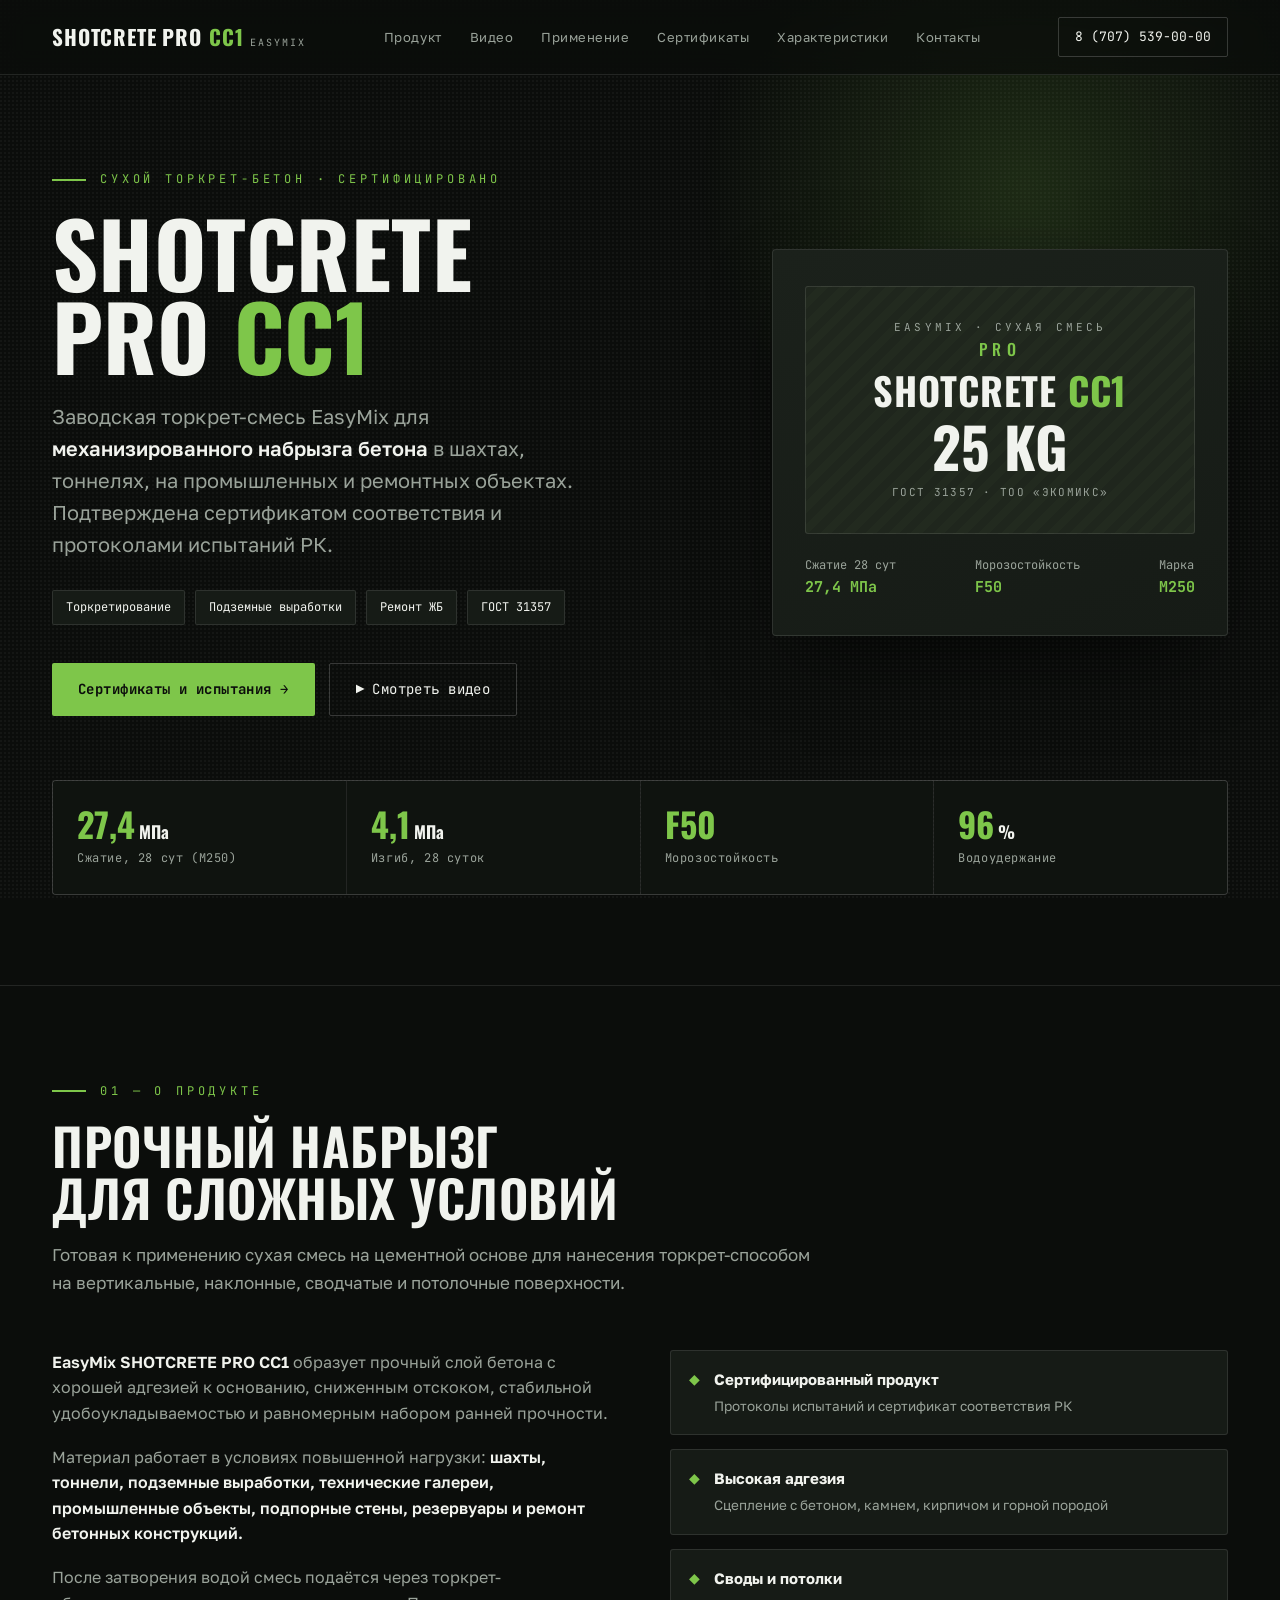
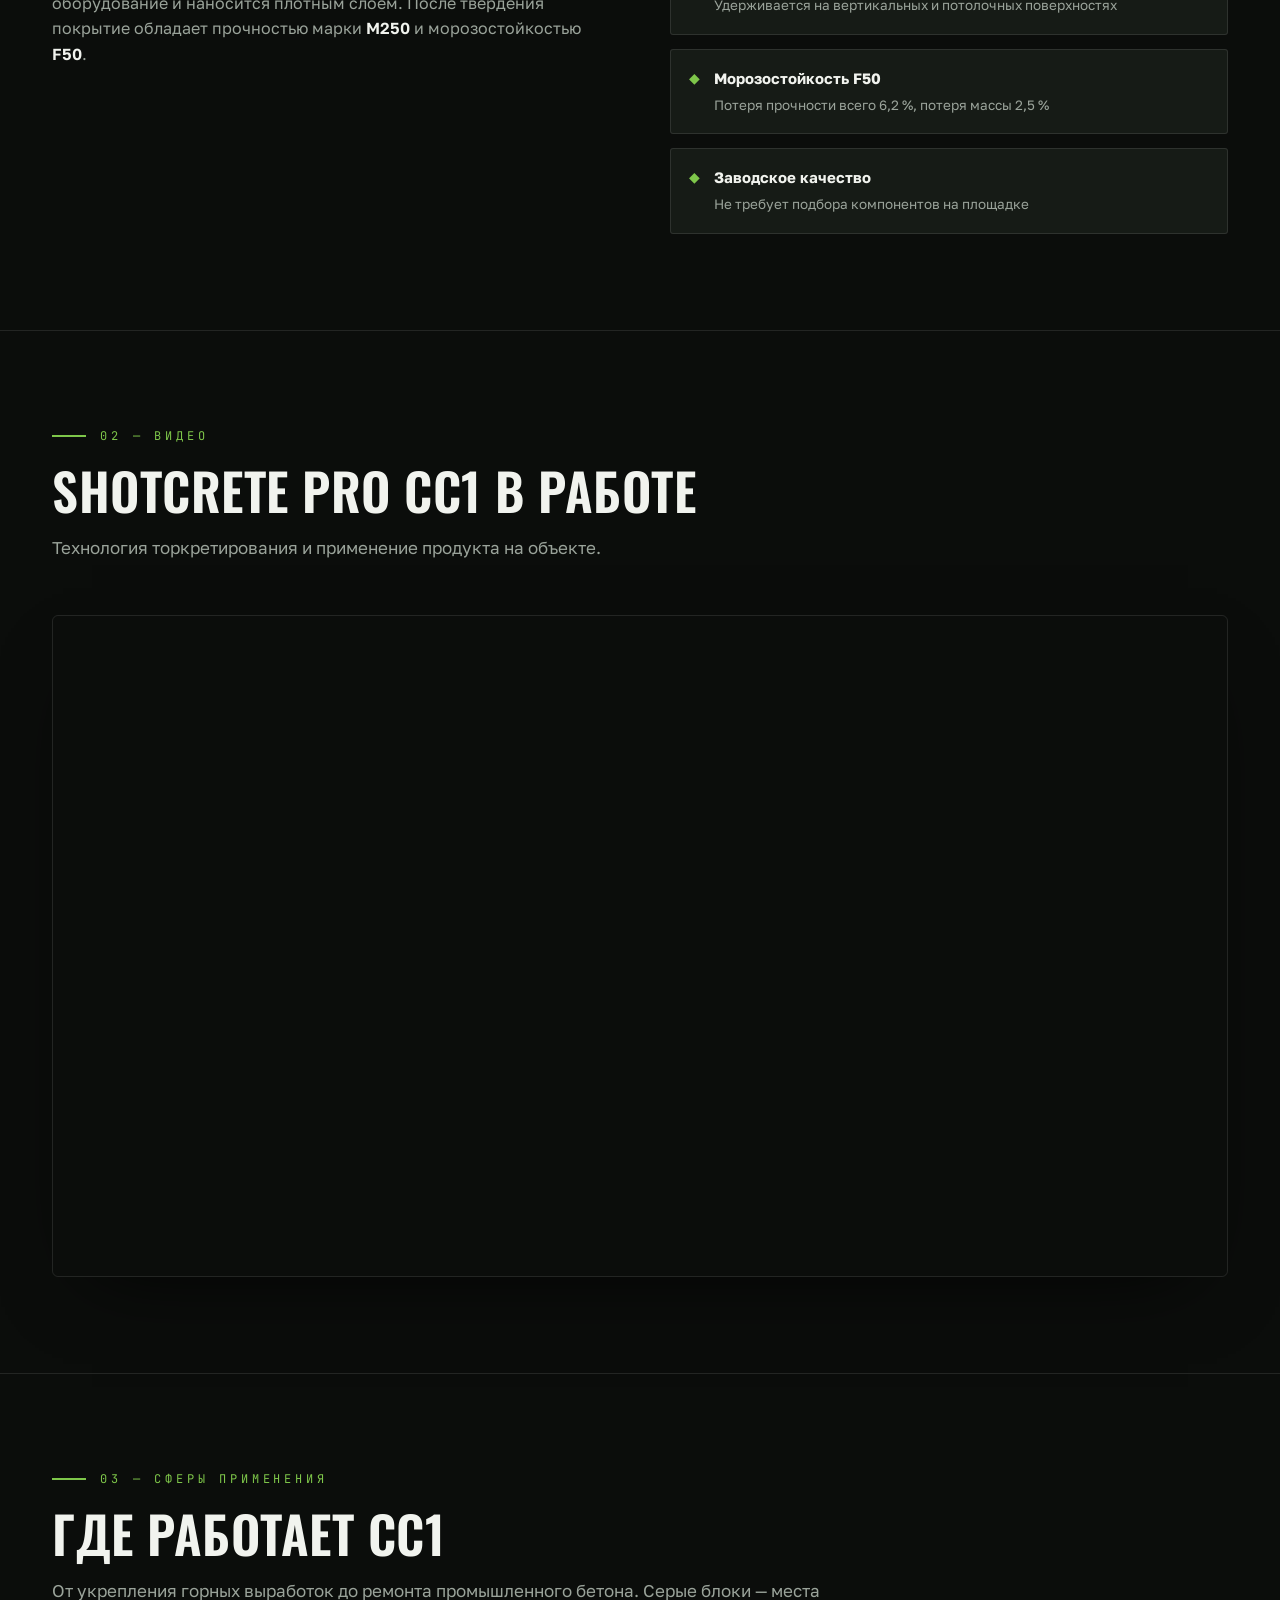
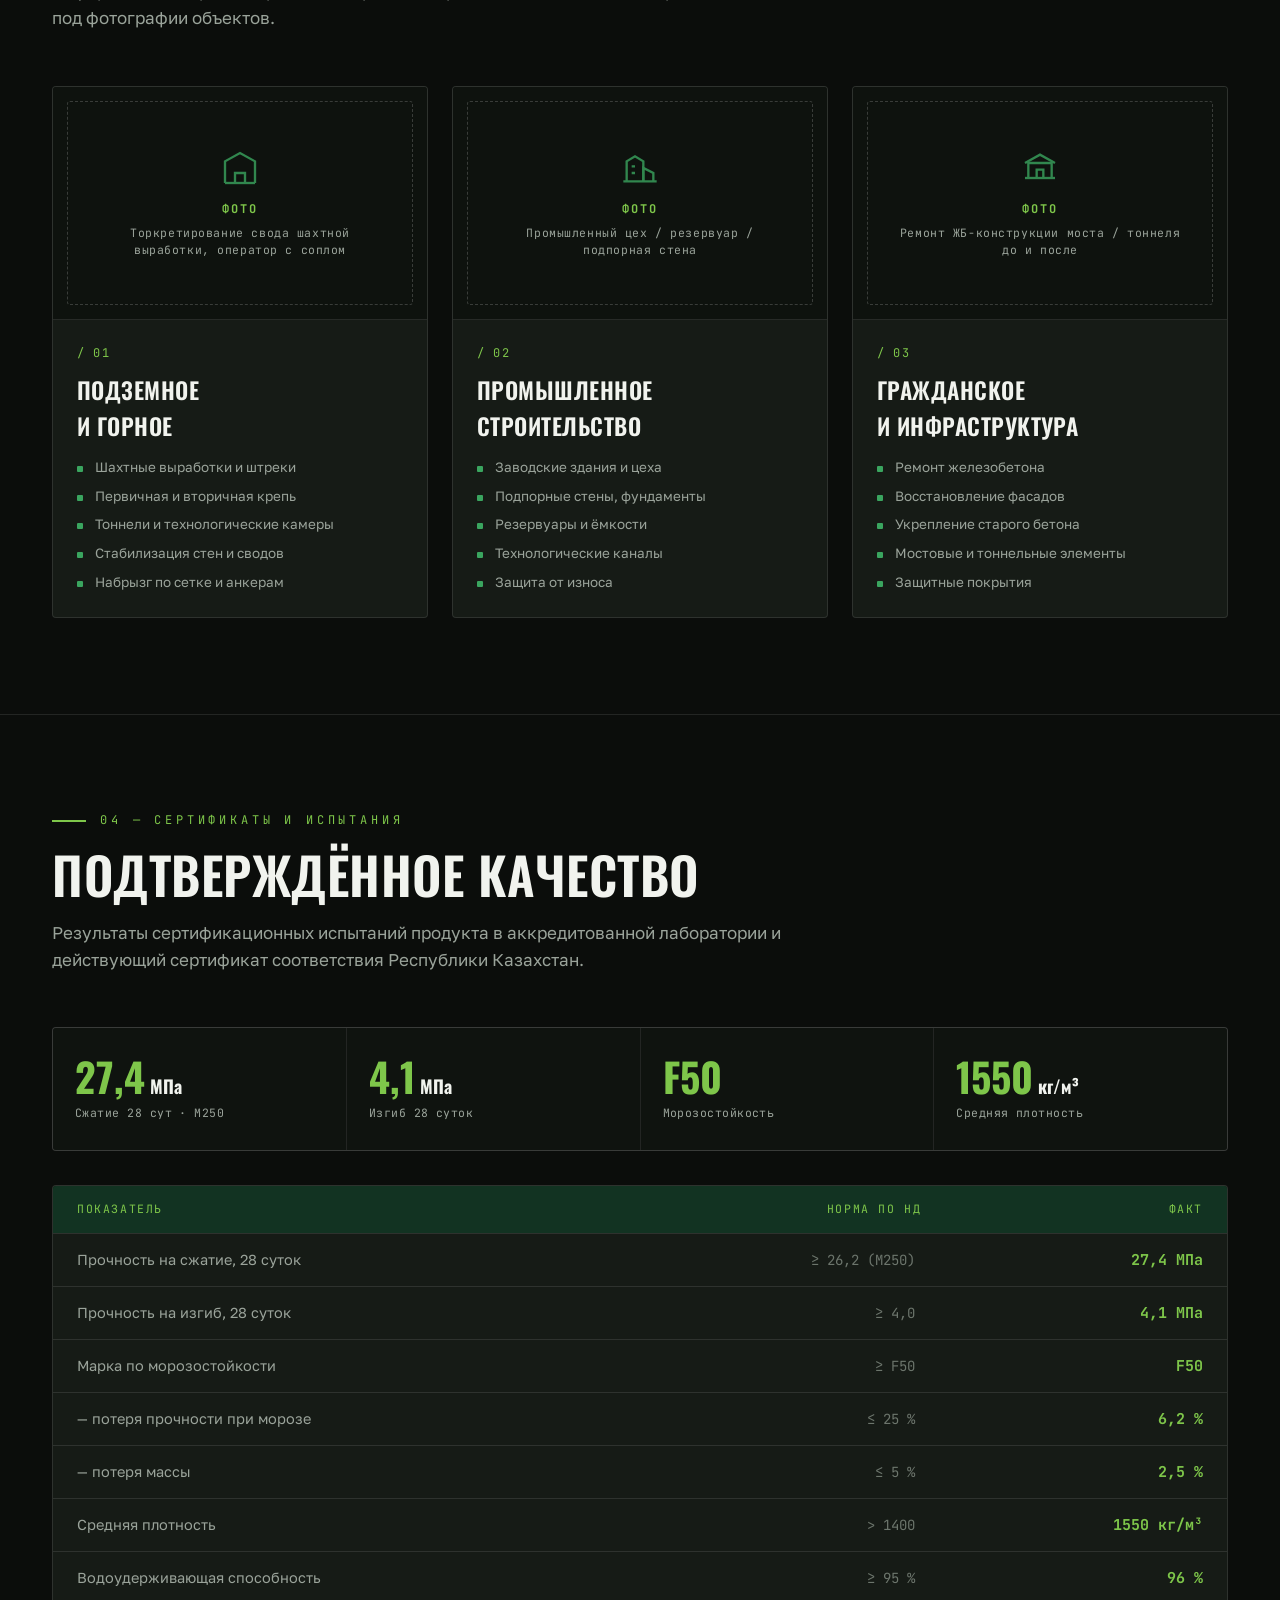
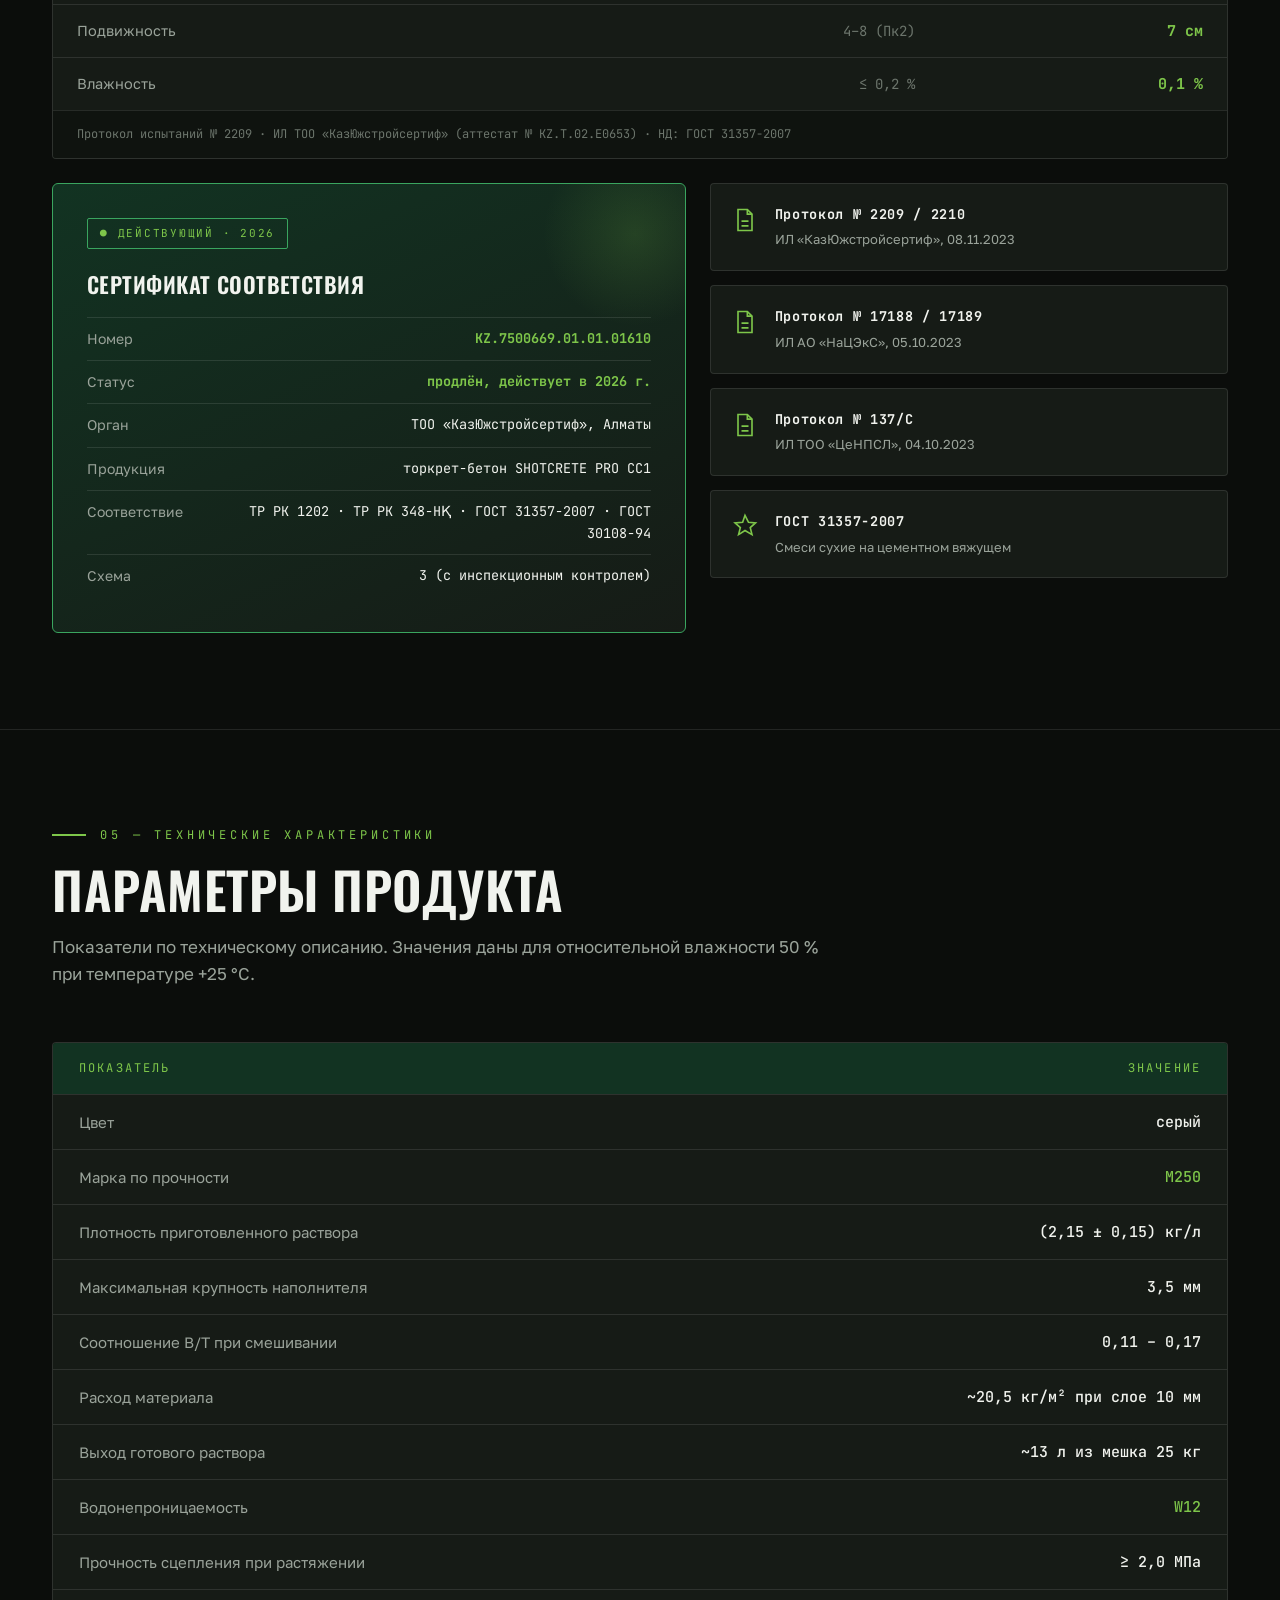
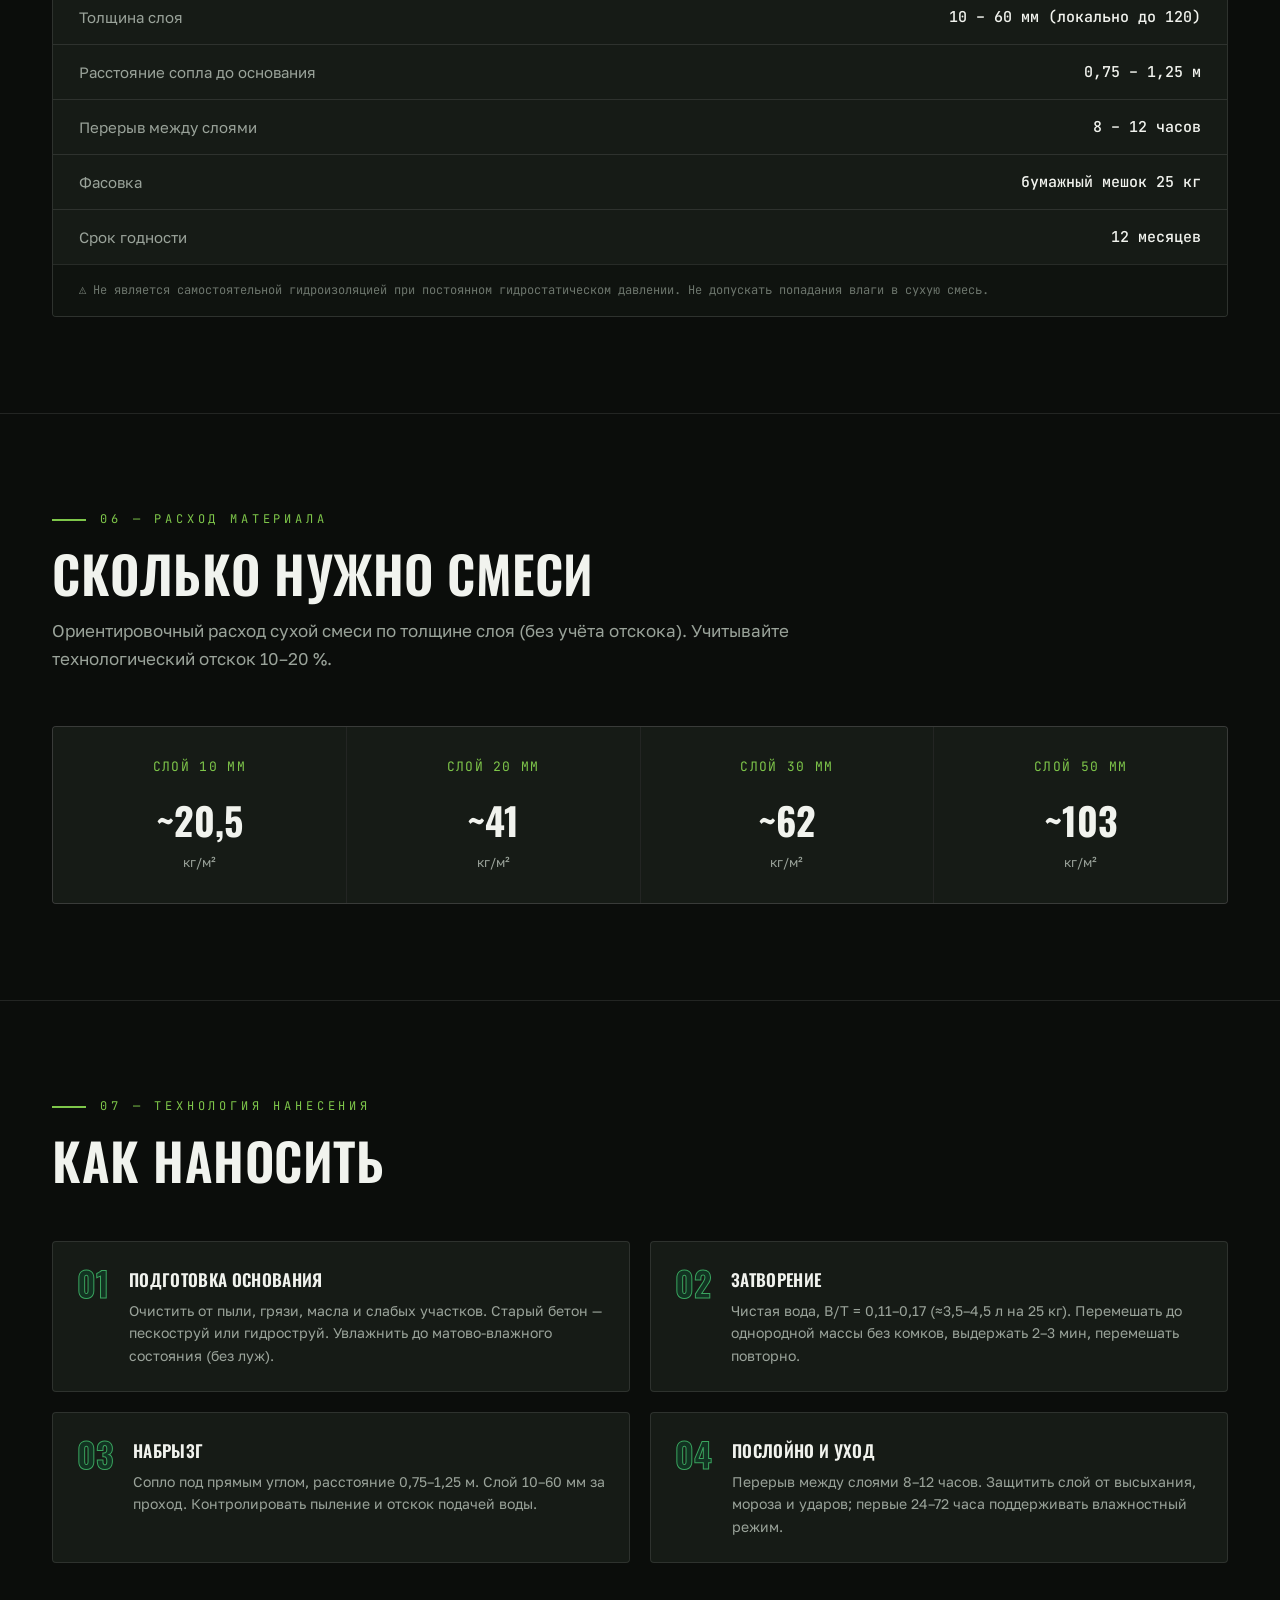
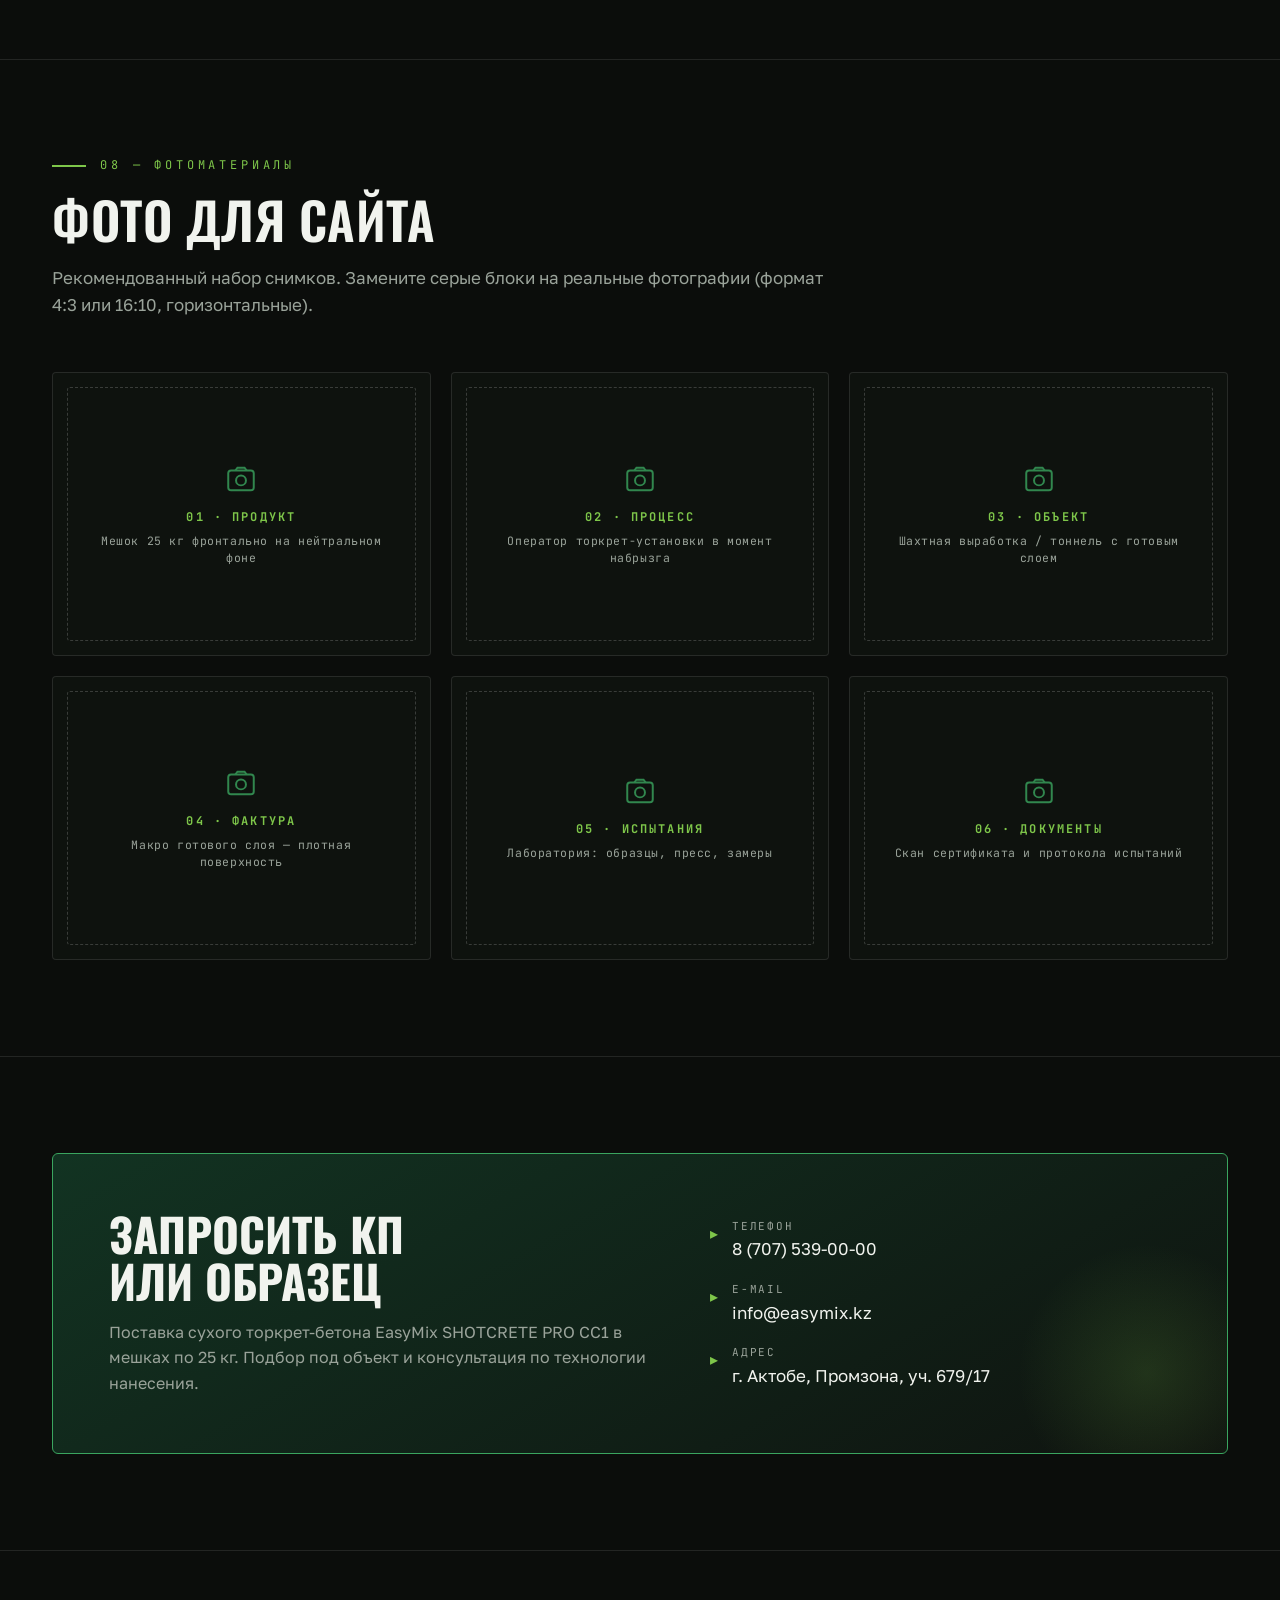
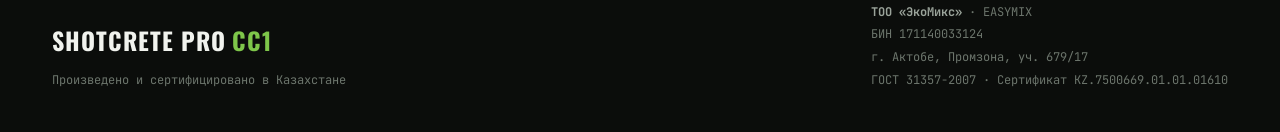
<file: SHOTCRETE_PRO_CC1_сайт.html>
<!DOCTYPE html>
<html lang="ru">
<head>
<meta charset="UTF-8">
<meta name="viewport" content="width=device-width, initial-scale=1.0">
<title>EasyMix SHOTCRETE PRO CC1 — сухой торкрет-бетон | ТОО «ЭкоМикс»</title>
<meta name="description" content="SHOTCRETE PRO CC1 — сертифицированный сухой торкрет-бетон EasyMix для шахт, тоннелей и ремонта ЖБ. Сжатие 27,4 МПа (М250), морозостойкость F50. ГОСТ 31357.">
<meta property="og:title" content="EasyMix SHOTCRETE PRO CC1 — сухой торкрет-бетон">
<meta property="og:description" content="Сертифицированный торкрет-бетон для механизированного набрызга. Сжатие 27,4 МПа (М250), F50.">
<meta property="og:type" content="website">
<link rel="preconnect" href="https://fonts.googleapis.com">
<link rel="preconnect" href="https://fonts.gstatic.com" crossorigin>
<link href="https://fonts.googleapis.com/css2?family=Oswald:wght@300;400;500;600;700&family=Golos+Text:wght@400;500;600&family=JetBrains+Mono:wght@400;500;700&display=swap" rel="stylesheet">
<style>
  :root{
    --bg:#0b0d0b;--bg-2:#0f130f;--surface:#161b16;--surface-2:#1b211b;
    --ink:#f1f3ee;--muted:#9aa39a;--muted-2:#6c756c;
    --line:rgba(255,255,255,0.10);--line-strong:rgba(255,255,255,0.18);
    --green:#3aa55f;--green-bright:#7ec64a;--green-deep:#123322;--green-glow:rgba(126,198,74,0.16);
    --maxw:1240px;
  }
  *{margin:0;padding:0;box-sizing:border-box}
  html{scroll-behavior:smooth}
  body{background:var(--bg);color:var(--ink);font-family:'Golos Text',sans-serif;line-height:1.6;overflow-x:hidden;-webkit-font-smoothing:antialiased}
  body::before{content:"";position:fixed;inset:0;pointer-events:none;z-index:1;opacity:.04;background-image:radial-gradient(circle at 1px 1px,#fff 1px,transparent 0);background-size:4px 4px}
  ::selection{background:var(--green-bright);color:#0b0d0b}
  a{color:inherit;text-decoration:none}
  .wrap{max-width:var(--maxw);margin:0 auto;padding:0 32px}
  .mono{font-family:'JetBrains Mono',monospace}
  .eyebrow{font-family:'JetBrains Mono',monospace;font-size:12px;letter-spacing:.32em;text-transform:uppercase;color:var(--green-bright);display:flex;align-items:center;gap:14px}
  .eyebrow::before{content:"";width:34px;height:2px;background:var(--green-bright)}

  /* HEADER */
  header{position:fixed;top:0;left:0;right:0;z-index:100;background:rgba(11,13,11,.72);backdrop-filter:blur(14px);border-bottom:1px solid var(--line);transition:.3s}
  .nav{display:flex;align-items:center;justify-content:space-between;height:74px}
  .brand{display:flex;align-items:baseline;gap:7px;font-family:'Oswald';font-weight:700;font-size:21px;letter-spacing:.04em}
  .brand .cc{color:var(--green-bright)}
  .brand small{font-family:'JetBrains Mono';font-weight:400;font-size:10px;color:var(--muted);letter-spacing:.2em}
  nav ul{display:flex;gap:28px;list-style:none}
  nav ul a{font-size:13px;color:var(--muted);letter-spacing:.04em;transition:.2s;position:relative;padding:4px 0}
  nav ul a:hover{color:var(--ink)}
  nav ul a::after{content:"";position:absolute;left:0;bottom:-2px;width:0;height:1px;background:var(--green-bright);transition:.25s}
  nav ul a:hover::after{width:100%}
  .nav-cta{font-family:'JetBrains Mono';font-size:13px;color:var(--ink);border:1px solid var(--line-strong);padding:9px 16px;border-radius:2px;transition:.25s;white-space:nowrap}
  .nav-cta:hover{border-color:var(--green-bright);color:var(--green-bright)}
  .burger{display:none;flex-direction:column;gap:5px;cursor:pointer}
  .burger span{width:24px;height:2px;background:var(--ink)}

  /* HERO */
  .hero{position:relative;padding:170px 0 90px;overflow:hidden}
  .hero::before{content:"";position:absolute;top:-20%;right:-10%;width:60vw;height:60vw;z-index:0;background:radial-gradient(circle,var(--green-glow),transparent 60%)}
  .hero-grid{position:relative;z-index:2;display:grid;grid-template-columns:1.25fr .85fr;gap:50px;align-items:center}
  .hero h1{font-family:'Oswald';font-weight:700;text-transform:uppercase;line-height:.92;font-size:clamp(44px,7vw,96px);letter-spacing:.005em;margin:22px 0 0}
  .hero h1 .cc{color:var(--green-bright)}
  .hero .sub{font-size:clamp(16px,2vw,20px);color:var(--muted);max-width:560px;margin-top:24px}
  .hero .sub b{color:var(--ink);font-weight:600}
  .hero-tags{display:flex;flex-wrap:wrap;gap:10px;margin-top:30px}
  .tag{font-family:'JetBrains Mono';font-size:12px;color:var(--ink);border:1px solid var(--line);padding:7px 13px;border-radius:2px;background:var(--surface)}
  .hero-actions{display:flex;gap:14px;margin-top:38px;flex-wrap:wrap}
  .btn{font-family:'JetBrains Mono';font-size:14px;padding:14px 26px;border-radius:2px;letter-spacing:.03em;transition:.25s;cursor:pointer;display:inline-flex;align-items:center;gap:10px}
  .btn-pri{background:var(--green-bright);color:#0b0d0b;font-weight:700}
  .btn-pri:hover{background:#94d662;transform:translateY(-2px)}
  .btn-sec{border:1px solid var(--line-strong);color:var(--ink)}
  .btn-sec:hover{border-color:var(--green-bright);color:var(--green-bright)}
  .bag{position:relative;background:linear-gradient(160deg,var(--surface-2),var(--surface));border:1px solid var(--line);border-radius:4px;padding:36px 32px;box-shadow:0 30px 80px -30px rgba(0,0,0,.8)}
  .bag .kraft{background:repeating-linear-gradient(135deg,#1f261d,#1f261d 8px,#222a1f 8px,#222a1f 16px);border-radius:3px;padding:32px 24px;text-align:center;border:1px solid var(--line)}
  .bag .kraft .label{font-family:'JetBrains Mono';font-size:11px;letter-spacing:.28em;color:var(--muted)}
  .bag .kraft .big{font-family:'Oswald';font-weight:700;font-size:38px;line-height:.98;margin:10px 0 2px;letter-spacing:.02em}
  .bag .kraft .big .cc{color:var(--green-bright)}
  .bag .kraft .pro{font-family:'Oswald';font-weight:500;font-size:16px;letter-spacing:.34em;color:var(--green-bright)}
  .bag .kraft .kg{font-family:'Oswald';font-weight:700;font-size:56px;color:var(--ink);line-height:1;margin-top:8px}
  .bag .kraft .gost{font-family:'JetBrains Mono';font-size:11px;color:var(--muted);margin-top:10px;letter-spacing:.12em}
  .bag-foot{display:flex;justify-content:space-between;margin-top:22px;font-family:'JetBrains Mono';font-size:12px;color:var(--muted);gap:10px}
  .bag-foot b{color:var(--green-bright);display:block;font-size:15px}
  .stat-strip{position:relative;z-index:2;display:grid;grid-template-columns:repeat(4,1fr);gap:1px;background:var(--line);border:1px solid var(--line);border-radius:4px;margin-top:64px;overflow:hidden}
  .stat-strip .cell{background:var(--bg-2);padding:26px 24px}
  .stat-strip .cell .v{font-family:'Oswald';font-weight:700;font-size:34px;color:var(--green-bright);line-height:1}
  .stat-strip .cell .v small{font-size:17px;color:var(--ink)}
  .stat-strip .cell .k{font-family:'JetBrains Mono';font-size:12px;color:var(--muted);margin-top:8px;letter-spacing:.05em}

  /* SECTION */
  section{position:relative;z-index:2;padding:96px 0;border-top:1px solid var(--line)}
  .sec-head{margin-bottom:54px;max-width:780px}
  .sec-head h2{font-family:'Oswald';font-weight:600;text-transform:uppercase;font-size:clamp(30px,4vw,52px);line-height:1.02;margin-top:18px;letter-spacing:.01em}
  .sec-head p{color:var(--muted);font-size:17px;margin-top:18px}

  /* ABOUT */
  .about-grid{display:grid;grid-template-columns:1fr 1fr;gap:60px;align-items:start}
  .about-grid p{color:var(--muted);font-size:16px;margin-bottom:18px}
  .about-grid p b{color:var(--ink);font-weight:600}
  .feature-list{list-style:none;display:grid;gap:14px}
  .feature-list li{display:flex;gap:14px;align-items:flex-start;padding:16px 18px;background:var(--surface);border:1px solid var(--line);border-radius:3px;transition:.25s}
  .feature-list li:hover{border-color:var(--green);transform:translateX(4px)}
  .feature-list .ico{color:var(--green-bright);flex-shrink:0;margin-top:2px}
  .feature-list b{display:block;font-size:15px;margin-bottom:2px}
  .feature-list span{font-size:13.5px;color:var(--muted)}

  /* VIDEO */
  .video-frame{position:relative;aspect-ratio:16/9;border:1px solid var(--line);border-radius:6px;overflow:hidden;box-shadow:0 30px 80px -40px rgba(0,0,0,.9)}
  .video-frame iframe{position:absolute;inset:0;width:100%;height:100%;border:0}

  /* APPS */
  .apps{display:grid;grid-template-columns:repeat(3,1fr);gap:24px}
  .app-card{background:var(--surface);border:1px solid var(--line);border-radius:4px;overflow:hidden;transition:.3s}
  .app-card:hover{border-color:var(--green);transform:translateY(-6px);box-shadow:0 24px 50px -28px rgba(0,0,0,.9)}
  .photo{position:relative;aspect-ratio:16/10;background-color:#0e120e;display:flex;flex-direction:column;align-items:center;justify-content:center;border-bottom:1px solid var(--line);text-align:center;padding:20px}
  .photo .frame{position:absolute;inset:14px;border:1px dashed var(--line-strong);border-radius:3px}
  .photo .picon{color:var(--green);opacity:.8;margin-bottom:12px}
  .photo .cap{font-family:'JetBrains Mono';font-size:11.5px;color:var(--muted);letter-spacing:.05em;line-height:1.5;max-width:88%}
  .photo .cap b{color:var(--green-bright);display:block;font-size:12px;letter-spacing:.18em;margin-bottom:6px}
  .app-card .body{padding:24px}
  .app-card .num{font-family:'JetBrains Mono';font-size:12px;color:var(--green-bright);letter-spacing:.1em}
  .app-card h3{font-family:'Oswald';font-weight:600;text-transform:uppercase;font-size:23px;margin:8px 0 12px;letter-spacing:.02em}
  .app-card ul{list-style:none;display:flex;flex-direction:column;gap:7px}
  .app-card ul li{font-size:13.5px;color:var(--muted);padding-left:18px;position:relative}
  .app-card ul li::before{content:"";position:absolute;left:0;top:9px;width:6px;height:6px;background:var(--green);border-radius:1px}

  /* CERT + TESTS */
  .tiles{display:grid;grid-template-columns:repeat(4,1fr);gap:1px;background:var(--line);border:1px solid var(--line);border-radius:4px;overflow:hidden;margin-bottom:34px}
  .tiles .t{background:var(--bg-2);padding:28px 22px}
  .tiles .t .v{font-family:'Oswald';font-weight:700;font-size:40px;color:var(--green-bright);line-height:1}
  .tiles .t .v small{font-size:18px;color:var(--ink)}
  .tiles .t .k{font-family:'JetBrains Mono';font-size:11.5px;color:var(--muted);margin-top:8px;letter-spacing:.04em}
  .proto-table{border:1px solid var(--line);border-radius:4px;overflow:hidden;background:var(--surface)}
  .proto-table .ph{display:grid;grid-template-columns:2fr 1fr 1fr;background:var(--green-deep);padding:14px 24px;font-family:'JetBrains Mono';font-size:11.5px;letter-spacing:.14em;text-transform:uppercase;color:var(--green-bright)}
  .proto-table .pr{display:grid;grid-template-columns:2fr 1fr 1fr;padding:14px 24px;border-top:1px solid var(--line);transition:.2s;gap:14px;align-items:center}
  .proto-table .pr:hover{background:var(--surface-2)}
  .proto-table .pr .nm{color:var(--muted);font-size:14.5px}
  .proto-table .pr .nr{font-family:'JetBrains Mono';font-size:14px;color:var(--muted-2);text-align:right}
  .proto-table .pr .fc{font-family:'JetBrains Mono';font-size:15px;color:var(--green-bright);font-weight:700;text-align:right}
  .proto-foot{font-family:'JetBrains Mono';font-size:12px;color:var(--muted-2);padding:14px 24px;border-top:1px solid var(--line);background:var(--bg-2)}

  .cert-grid{display:grid;grid-template-columns:1.1fr .9fr;gap:24px;margin-top:24px}
  .cert-card{background:linear-gradient(155deg,var(--green-deep),var(--surface));border:1px solid var(--green);border-radius:6px;padding:34px;position:relative;overflow:hidden}
  .cert-card::before{content:"";position:absolute;right:-50px;top:-50px;width:200px;height:200px;background:radial-gradient(circle,var(--green-glow),transparent 65%)}
  .cert-badge{display:inline-flex;align-items:center;gap:8px;font-family:'JetBrains Mono';font-size:11px;letter-spacing:.16em;text-transform:uppercase;color:var(--green-bright);border:1px solid var(--green);padding:6px 12px;border-radius:2px;margin-bottom:18px}
  .cert-card h3{font-family:'Oswald';font-weight:600;text-transform:uppercase;font-size:22px;letter-spacing:.02em;margin-bottom:14px}
  .cert-row{display:flex;justify-content:space-between;gap:16px;padding:10px 0;border-top:1px solid var(--line);font-size:14px}
  .cert-row .k{color:var(--muted)}
  .cert-row .v{font-family:'JetBrains Mono';font-size:13.5px;text-align:right;color:var(--ink)}
  .cert-row .v.g{color:var(--green-bright);font-weight:700}
  .doc-list{display:flex;flex-direction:column;gap:14px}
  .doc-item{display:flex;gap:16px;align-items:flex-start;background:var(--surface);border:1px solid var(--line);border-radius:4px;padding:20px;transition:.25s}
  .doc-item:hover{border-color:var(--green);transform:translateX(4px)}
  .doc-item .dico{color:var(--green-bright);flex-shrink:0;margin-top:2px}
  .doc-item h4{font-family:'JetBrains Mono';font-size:13.5px;letter-spacing:.05em;margin-bottom:4px}
  .doc-item p{font-size:13px;color:var(--muted)}

  /* SPEC */
  .spec-wrap{border:1px solid var(--line);border-radius:4px;overflow:hidden;background:var(--surface)}
  .spec-head{display:grid;grid-template-columns:1.4fr 1fr;background:var(--green-deep);padding:16px 26px;font-family:'JetBrains Mono';font-size:12px;letter-spacing:.18em;text-transform:uppercase;color:var(--green-bright)}
  .spec-row{display:grid;grid-template-columns:1.4fr 1fr;padding:15px 26px;border-top:1px solid var(--line);transition:.2s;gap:20px}
  .spec-row:hover{background:var(--surface-2)}
  .spec-row .name{color:var(--muted);font-size:15px}
  .spec-row .val{font-family:'JetBrains Mono';font-size:15px;color:var(--ink);font-weight:500;text-align:right}
  .spec-row .val em{color:var(--green-bright);font-style:normal}
  .spec-note{font-family:'JetBrains Mono';font-size:12px;color:var(--muted-2);padding:16px 26px;border-top:1px solid var(--line);background:var(--bg-2)}

  /* CONSUMPTION */
  .cons{display:grid;grid-template-columns:repeat(4,1fr);gap:1px;background:var(--line);border:1px solid var(--line);border-radius:4px;overflow:hidden}
  .cons .c{background:var(--surface);padding:30px 24px;text-align:center;transition:.25s}
  .cons .c:hover{background:var(--surface-2)}
  .cons .c .t{font-family:'JetBrains Mono';font-size:13px;color:var(--green-bright);letter-spacing:.1em}
  .cons .c .big{font-family:'Oswald';font-weight:700;font-size:38px;margin:12px 0 2px}
  .cons .c .u{font-size:13px;color:var(--muted)}

  /* STEPS */
  .steps{display:grid;grid-template-columns:repeat(2,1fr);gap:20px}
  .step{display:flex;gap:20px;background:var(--surface);border:1px solid var(--line);border-radius:4px;padding:24px;transition:.25s}
  .step:hover{border-color:var(--green)}
  .step .n{font-family:'Oswald';font-weight:700;font-size:34px;color:var(--green-deep);-webkit-text-stroke:1px var(--green);line-height:1;flex-shrink:0}
  .step h4{font-family:'Oswald';font-weight:600;text-transform:uppercase;font-size:17px;margin-bottom:7px;letter-spacing:.02em}
  .step p{font-size:14px;color:var(--muted)}

  /* GALLERY */
  .gallery{display:grid;grid-template-columns:repeat(3,1fr);gap:20px}
  .gallery .photo{aspect-ratio:4/3;border:1px solid var(--line);border-radius:4px}

  /* CTA */
  .cta{background:linear-gradient(150deg,var(--green-deep),var(--bg-2));border:1px solid var(--green);border-radius:6px;padding:56px;display:grid;grid-template-columns:1.2fr 1fr;gap:48px;align-items:center;position:relative;overflow:hidden}
  .cta::before{content:"";position:absolute;right:-60px;bottom:-60px;width:280px;height:280px;background:radial-gradient(circle,var(--green-glow),transparent 65%)}
  .cta h2{font-family:'Oswald';font-weight:700;text-transform:uppercase;font-size:clamp(30px,4vw,46px);line-height:1.02;position:relative}
  .cta p{color:var(--muted);margin-top:16px;font-size:16px;position:relative}
  .contact-card{position:relative;display:flex;flex-direction:column;gap:18px}
  .contact-card .ci{display:flex;gap:14px;align-items:flex-start}
  .contact-card .ci .ico{color:var(--green-bright);flex-shrink:0;margin-top:3px}
  .contact-card .ci .k{font-family:'JetBrains Mono';font-size:11px;letter-spacing:.16em;text-transform:uppercase;color:var(--muted)}
  .contact-card .ci .v{font-size:17px;color:var(--ink)}
  .contact-card .ci a.v:hover{color:var(--green-bright)}

  /* FOOTER */
  footer{border-top:1px solid var(--line);padding:50px 0 40px;position:relative;z-index:2}
  .foot-grid{display:flex;justify-content:space-between;align-items:flex-end;flex-wrap:wrap;gap:24px}
  .foot-grid .small{font-family:'JetBrains Mono';font-size:12px;color:var(--muted-2);line-height:1.9}
  .foot-grid .small b{color:var(--muted)}

  .rv{opacity:0;transform:translateY(28px);transition:opacity .7s ease,transform .7s ease}
  .rv.in{opacity:1;transform:none}

  @media(max-width:980px){
    .hero-grid,.about-grid,.cta,.cert-grid{grid-template-columns:1fr;gap:36px}
    .apps{grid-template-columns:1fr 1fr}
    .stat-strip,.tiles,.cons{grid-template-columns:1fr 1fr}
    .gallery{grid-template-columns:1fr 1fr}
    .steps{grid-template-columns:1fr}
    nav ul,.nav-cta{display:none}
    .burger{display:flex}
  }
  @media(max-width:620px){
    .wrap{padding:0 20px}
    .apps,.cons,.gallery,.stat-strip,.tiles{grid-template-columns:1fr}
    .spec-row,.spec-head{grid-template-columns:1fr;gap:6px}
    .spec-row .val{text-align:left}
    .proto-table .ph,.proto-table .pr{grid-template-columns:1.6fr .7fr .7fr;padding:12px 16px}
    .cta{padding:34px}
    section{padding:70px 0}
  }
</style>
</head>
<body>

<!-- HEADER -->
<header id="top">
  <div class="wrap nav">
    <a href="#top" class="brand">SHOTCRETE PRO<span class="cc">CC1</span><small>EASYMIX</small></a>
    <nav><ul>
      <li><a href="#about">Продукт</a></li>
      <li><a href="#video">Видео</a></li>
      <li><a href="#apps">Применение</a></li>
      <li><a href="#cert">Сертификаты</a></li>
      <li><a href="#spec">Характеристики</a></li>
      <li><a href="#contacts">Контакты</a></li>
    </ul></nav>
    <a href="tel:+77075390000" class="nav-cta">8 (707) 539-00-00</a>
    <div class="burger" onclick="document.querySelector('nav ul').style.display='flex';this.style.display='none'"><span></span><span></span><span></span></div>
  </div>
</header>

<!-- HERO -->
<section class="hero" style="border-top:none">
  <div class="wrap">
    <div class="hero-grid">
      <div>
        <div class="eyebrow rv">Сухой торкрет-бетон · Сертифицировано</div>
        <h1 class="rv">SHOTCRETE<br>PRO <span class="cc">CC1</span></h1>
        <p class="sub rv">Заводская торкрет-смесь EasyMix для <b>механизированного набрызга бетона</b> в шахтах, тоннелях, на промышленных и ремонтных объектах. Подтверждена сертификатом соответствия и протоколами испытаний РК.</p>
        <div class="hero-tags rv">
          <span class="tag">Торкретирование</span>
          <span class="tag">Подземные выработки</span>
          <span class="tag">Ремонт ЖБ</span>
          <span class="tag">ГОСТ 31357</span>
        </div>
        <div class="hero-actions rv">
          <a href="#cert" class="btn btn-pri">Сертификаты и испытания →</a>
          <a href="#video" class="btn btn-sec">▶ Смотреть видео</a>
        </div>
      </div>
      <div class="bag rv">
        <div class="kraft">
          <div class="label">EASYMIX · СУХАЯ СМЕСЬ</div>
          <div class="pro">PRO</div>
          <div class="big">SHOTCRETE <span class="cc">CC1</span></div>
          <div class="kg">25 KG</div>
          <div class="gost">ГОСТ 31357 · ТОО «ЭКОМИКС»</div>
        </div>
        <div class="bag-foot">
          <div>Сжатие 28 сут<b>27,4 МПа</b></div>
          <div>Морозостойкость<b>F50</b></div>
          <div>Марка<b>М250</b></div>
        </div>
      </div>
    </div>

    <div class="stat-strip rv">
      <div class="cell"><div class="v">27,4<small> МПа</small></div><div class="k">Сжатие, 28 сут (М250)</div></div>
      <div class="cell"><div class="v">4,1<small> МПа</small></div><div class="k">Изгиб, 28 суток</div></div>
      <div class="cell"><div class="v">F50</div><div class="k">Морозостойкость</div></div>
      <div class="cell"><div class="v">96<small> %</small></div><div class="k">Водоудержание</div></div>
    </div>
  </div>
</section>

<!-- ABOUT -->
<section id="about">
  <div class="wrap">
    <div class="sec-head rv">
      <div class="eyebrow">01 — О продукте</div>
      <h2>Прочный набрызг<br>для сложных условий</h2>
      <p>Готовая к применению сухая смесь на цементной основе для нанесения торкрет-способом на вертикальные, наклонные, сводчатые и потолочные поверхности.</p>
    </div>
    <div class="about-grid">
      <div class="rv">
        <p><b>EasyMix SHOTCRETE PRO CC1</b> образует прочный слой бетона с хорошей адгезией к основанию, сниженным отскоком, стабильной удобоукладываемостью и равномерным набором ранней прочности.</p>
        <p>Материал работает в условиях повышенной нагрузки: <b>шахты, тоннели, подземные выработки, технические галереи, промышленные объекты, подпорные стены, резервуары и ремонт бетонных конструкций.</b></p>
        <p>После затворения водой смесь подаётся через торкрет-оборудование и наносится плотным слоем. После твердения покрытие обладает прочностью марки <b>М250</b> и морозостойкостью <b>F50</b>.</p>
      </div>
      <ul class="feature-list">
        <li class="rv"><span class="ico">◆</span><div><b>Сертифицированный продукт</b><span>Протоколы испытаний и сертификат соответствия РК</span></div></li>
        <li class="rv"><span class="ico">◆</span><div><b>Высокая адгезия</b><span>Сцепление с бетоном, камнем, кирпичом и горной породой</span></div></li>
        <li class="rv"><span class="ico">◆</span><div><b>Своды и потолки</b><span>Удерживается на вертикальных и потолочных поверхностях</span></div></li>
        <li class="rv"><span class="ico">◆</span><div><b>Морозостойкость F50</b><span>Потеря прочности всего 6,2 %, потеря массы 2,5 %</span></div></li>
        <li class="rv"><span class="ico">◆</span><div><b>Заводское качество</b><span>Не требует подбора компонентов на площадке</span></div></li>
      </ul>
    </div>
  </div>
</section>

<!-- VIDEO -->
<section id="video">
  <div class="wrap">
    <div class="sec-head rv">
      <div class="eyebrow">02 — Видео</div>
      <h2>SHOTCRETE PRO CC1 в работе</h2>
      <p>Технология торкретирования и применение продукта на объекте.</p>
    </div>
    <div class="video-frame rv">
      <iframe src="https://www.youtube.com/embed/Wv3hL8fNS7A" title="EasyMix SHOTCRETE PRO CC1" allow="accelerometer; autoplay; clipboard-write; encrypted-media; gyroscope; picture-in-picture; web-share" allowfullscreen loading="lazy"></iframe>
    </div>
  </div>
</section>

<!-- APPLICATIONS -->
<section id="apps">
  <div class="wrap">
    <div class="sec-head rv">
      <div class="eyebrow">03 — Сферы применения</div>
      <h2>Где работает CC1</h2>
      <p>От укрепления горных выработок до ремонта промышленного бетона. Серые блоки — места под фотографии объектов.</p>
    </div>
    <div class="apps">
      <div class="app-card rv">
        <div class="photo"><div class="frame"></div>
          <svg class="picon" width="40" height="40" viewBox="0 0 24 24" fill="none" stroke="currentColor" stroke-width="1.4"><path d="M3 21V8l9-5 9 5v13"/><path d="M3 21h18"/><path d="M9 21v-6h6v6"/></svg>
          <div class="cap"><b>ФОТО</b>Торкретирование свода шахтной выработки, оператор с соплом</div></div>
        <div class="body"><div class="num">/ 01</div><h3>Подземное<br>и горное</h3>
          <ul><li>Шахтные выработки и штреки</li><li>Первичная и вторичная крепь</li><li>Тоннели и технологические камеры</li><li>Стабилизация стен и сводов</li><li>Набрызг по сетке и анкерам</li></ul></div>
      </div>
      <div class="app-card rv">
        <div class="photo"><div class="frame"></div>
          <svg class="picon" width="40" height="40" viewBox="0 0 24 24" fill="none" stroke="currentColor" stroke-width="1.4"><path d="M2 20h20"/><path d="M4 20V8l5-3 5 3v12"/><path d="M14 20v-8l6 3v5"/><path d="M7 11h2M7 15h2"/></svg>
          <div class="cap"><b>ФОТО</b>Промышленный цех / резервуар / подпорная стена</div></div>
        <div class="body"><div class="num">/ 02</div><h3>Промышленное<br>строительство</h3>
          <ul><li>Заводские здания и цеха</li><li>Подпорные стены, фундаменты</li><li>Резервуары и ёмкости</li><li>Технологические каналы</li><li>Защита от износа</li></ul></div>
      </div>
      <div class="app-card rv">
        <div class="photo"><div class="frame"></div>
          <svg class="picon" width="40" height="40" viewBox="0 0 24 24" fill="none" stroke="currentColor" stroke-width="1.4"><path d="M3 18h18"/><path d="M5 18V9h14v9"/><path d="M3 9l9-5 9 5"/><path d="M10 18v-5h4v5"/></svg>
          <div class="cap"><b>ФОТО</b>Ремонт ЖБ-конструкции моста / тоннеля до и после</div></div>
        <div class="body"><div class="num">/ 03</div><h3>Гражданское<br>и инфраструктура</h3>
          <ul><li>Ремонт железобетона</li><li>Восстановление фасадов</li><li>Укрепление старого бетона</li><li>Мостовые и тоннельные элементы</li><li>Защитные покрытия</li></ul></div>
      </div>
    </div>
  </div>
</section>

<!-- CERTIFICATE + TESTS -->
<section id="cert">
  <div class="wrap">
    <div class="sec-head rv">
      <div class="eyebrow">04 — Сертификаты и испытания</div>
      <h2>Подтверждённое качество</h2>
      <p>Результаты сертификационных испытаний продукта в аккредитованной лаборатории и действующий сертификат соответствия Республики Казахстан.</p>
    </div>

    <div class="tiles rv">
      <div class="t"><div class="v">27,4<small> МПа</small></div><div class="k">Сжатие 28 сут · М250</div></div>
      <div class="t"><div class="v">4,1<small> МПа</small></div><div class="k">Изгиб 28 суток</div></div>
      <div class="t"><div class="v">F50</div><div class="k">Морозостойкость</div></div>
      <div class="t"><div class="v">1550<small> кг/м³</small></div><div class="k">Средняя плотность</div></div>
    </div>

    <div class="proto-table rv">
      <div class="ph"><div>Показатель</div><div style="text-align:right">Норма по НД</div><div style="text-align:right">Факт</div></div>
      <div class="pr"><div class="nm">Прочность на сжатие, 28 суток</div><div class="nr">≥ 26,2 (М250)</div><div class="fc">27,4 МПа</div></div>
      <div class="pr"><div class="nm">Прочность на изгиб, 28 суток</div><div class="nr">≥ 4,0</div><div class="fc">4,1 МПа</div></div>
      <div class="pr"><div class="nm">Марка по морозостойкости</div><div class="nr">≥ F50</div><div class="fc">F50</div></div>
      <div class="pr"><div class="nm">— потеря прочности при морозе</div><div class="nr">≤ 25 %</div><div class="fc">6,2 %</div></div>
      <div class="pr"><div class="nm">— потеря массы</div><div class="nr">≤ 5 %</div><div class="fc">2,5 %</div></div>
      <div class="pr"><div class="nm">Средняя плотность</div><div class="nr">> 1400</div><div class="fc">1550 кг/м³</div></div>
      <div class="pr"><div class="nm">Водоудерживающая способность</div><div class="nr">≥ 95 %</div><div class="fc">96 %</div></div>
      <div class="pr"><div class="nm">Подвижность</div><div class="nr">4–8 (Пк2)</div><div class="fc">7 см</div></div>
      <div class="pr"><div class="nm">Влажность</div><div class="nr">≤ 0,2 %</div><div class="fc">0,1 %</div></div>
      <div class="proto-foot">Протокол испытаний № 2209 · ИЛ ТОО «КазЮжстройсертиф» (аттестат № KZ.T.02.E0653) · НД: ГОСТ 31357-2007</div>
    </div>

    <div class="cert-grid">
      <div class="cert-card rv">
        <div class="cert-badge">● Действующий · 2026</div>
        <h3>Сертификат соответствия</h3>
        <div class="cert-row"><span class="k">Номер</span><span class="v g">KZ.7500669.01.01.01610</span></div>
        <div class="cert-row"><span class="k">Статус</span><span class="v g">продлён, действует в 2026 г.</span></div>
        <div class="cert-row"><span class="k">Орган</span><span class="v">ТОО «КазЮжстройсертиф», Алматы</span></div>
        <div class="cert-row"><span class="k">Продукция</span><span class="v">торкрет-бетон SHOTCRETE PRO CC1</span></div>
        <div class="cert-row"><span class="k">Соответствие</span><span class="v">ТР РК 1202 · ТР РК 348-НҚ · ГОСТ 31357-2007 · ГОСТ 30108-94</span></div>
        <div class="cert-row"><span class="k">Схема</span><span class="v">3 (с инспекционным контролем)</span></div>
      </div>
      <div class="doc-list">
        <div class="doc-item rv"><svg class="dico" width="28" height="28" viewBox="0 0 24 24" fill="none" stroke="currentColor" stroke-width="1.4"><path d="M14 3H6v18h12V7z"/><path d="M14 3v4h4"/><path d="M9 13h6M9 17h6"/></svg><div><h4>Протокол № 2209 / 2210</h4><p>ИЛ «КазЮжстройсертиф», 08.11.2023</p></div></div>
        <div class="doc-item rv"><svg class="dico" width="28" height="28" viewBox="0 0 24 24" fill="none" stroke="currentColor" stroke-width="1.4"><path d="M14 3H6v18h12V7z"/><path d="M14 3v4h4"/><path d="M9 13h6M9 17h6"/></svg><div><h4>Протокол № 17188 / 17189</h4><p>ИЛ АО «НаЦЭкС», 05.10.2023</p></div></div>
        <div class="doc-item rv"><svg class="dico" width="28" height="28" viewBox="0 0 24 24" fill="none" stroke="currentColor" stroke-width="1.4"><path d="M14 3H6v18h12V7z"/><path d="M14 3v4h4"/><path d="M9 13h6M9 17h6"/></svg><div><h4>Протокол № 137/С</h4><p>ИЛ ТОО «ЦеНПСЛ», 04.10.2023</p></div></div>
        <div class="doc-item rv"><svg class="dico" width="28" height="28" viewBox="0 0 24 24" fill="none" stroke="currentColor" stroke-width="1.4"><path d="M12 2l3 6 6 .5-4.5 4 1.5 6L12 15l-5.5 3.5 1.5-6L3.5 8.5 10 8z"/></svg><div><h4>ГОСТ 31357-2007</h4><p>Смеси сухие на цементном вяжущем</p></div></div>
      </div>
    </div>
  </div>
</section>

<!-- SPEC -->
<section id="spec">
  <div class="wrap">
    <div class="sec-head rv">
      <div class="eyebrow">05 — Технические характеристики</div>
      <h2>Параметры продукта</h2>
      <p>Показатели по техническому описанию. Значения даны для относительной влажности 50 % при температуре +25 °C.</p>
    </div>
    <div class="spec-wrap rv">
      <div class="spec-head"><div>Показатель</div><div style="text-align:right">Значение</div></div>
      <div class="spec-row"><div class="name">Цвет</div><div class="val">серый</div></div>
      <div class="spec-row"><div class="name">Марка по прочности</div><div class="val"><em>М250</em></div></div>
      <div class="spec-row"><div class="name">Плотность приготовленного раствора</div><div class="val">(2,15 ± 0,15) кг/л</div></div>
      <div class="spec-row"><div class="name">Максимальная крупность наполнителя</div><div class="val">3,5 мм</div></div>
      <div class="spec-row"><div class="name">Соотношение В/Т при смешивании</div><div class="val">0,11 – 0,17</div></div>
      <div class="spec-row"><div class="name">Расход материала</div><div class="val">~20,5 кг/м² при слое 10 мм</div></div>
      <div class="spec-row"><div class="name">Выход готового раствора</div><div class="val">~13 л из мешка 25 кг</div></div>
      <div class="spec-row"><div class="name">Водонепроницаемость</div><div class="val"><em>W12</em></div></div>
      <div class="spec-row"><div class="name">Прочность сцепления при растяжении</div><div class="val">≥ 2,0 МПа</div></div>
      <div class="spec-row"><div class="name">Толщина слоя</div><div class="val">10 – 60 мм (локально до 120)</div></div>
      <div class="spec-row"><div class="name">Расстояние сопла до основания</div><div class="val">0,75 – 1,25 м</div></div>
      <div class="spec-row"><div class="name">Перерыв между слоями</div><div class="val">8 – 12 часов</div></div>
      <div class="spec-row"><div class="name">Фасовка</div><div class="val">бумажный мешок 25 кг</div></div>
      <div class="spec-row"><div class="name">Срок годности</div><div class="val">12 месяцев</div></div>
      <div class="spec-note">⚠ Не является самостоятельной гидроизоляцией при постоянном гидростатическом давлении. Не допускать попадания влаги в сухую смесь.</div>
    </div>
  </div>
</section>

<!-- CONSUMPTION -->
<section id="cons">
  <div class="wrap">
    <div class="sec-head rv">
      <div class="eyebrow">06 — Расход материала</div>
      <h2>Сколько нужно смеси</h2>
      <p>Ориентировочный расход сухой смеси по толщине слоя (без учёта отскока). Учитывайте технологический отскок 10–20 %.</p>
    </div>
    <div class="cons rv">
      <div class="c"><div class="t">СЛОЙ 10 ММ</div><div class="big">~20,5</div><div class="u">кг/м²</div></div>
      <div class="c"><div class="t">СЛОЙ 20 ММ</div><div class="big">~41</div><div class="u">кг/м²</div></div>
      <div class="c"><div class="t">СЛОЙ 30 ММ</div><div class="big">~62</div><div class="u">кг/м²</div></div>
      <div class="c"><div class="t">СЛОЙ 50 ММ</div><div class="big">~103</div><div class="u">кг/м²</div></div>
    </div>
  </div>
</section>

<!-- STEPS -->
<section id="how">
  <div class="wrap">
    <div class="sec-head rv">
      <div class="eyebrow">07 — Технология нанесения</div>
      <h2>Как наносить</h2>
    </div>
    <div class="steps">
      <div class="step rv"><div class="n">01</div><div><h4>Подготовка основания</h4><p>Очистить от пыли, грязи, масла и слабых участков. Старый бетон — пескоструй или гидроструй. Увлажнить до матово-влажного состояния (без луж).</p></div></div>
      <div class="step rv"><div class="n">02</div><div><h4>Затворение</h4><p>Чистая вода, В/Т = 0,11–0,17 (≈3,5–4,5 л на 25 кг). Перемешать до однородной массы без комков, выдержать 2–3 мин, перемешать повторно.</p></div></div>
      <div class="step rv"><div class="n">03</div><div><h4>Набрызг</h4><p>Сопло под прямым углом, расстояние 0,75–1,25 м. Слой 10–60 мм за проход. Контролировать пыление и отскок подачей воды.</p></div></div>
      <div class="step rv"><div class="n">04</div><div><h4>Послойно и уход</h4><p>Перерыв между слоями 8–12 часов. Защитить слой от высыхания, мороза и ударов; первые 24–72 часа поддерживать влажностный режим.</p></div></div>
    </div>
  </div>
</section>

<!-- GALLERY -->
<section id="gallery">
  <div class="wrap">
    <div class="sec-head rv">
      <div class="eyebrow">08 — Фотоматериалы</div>
      <h2>Фото для сайта</h2>
      <p>Рекомендованный набор снимков. Замените серые блоки на реальные фотографии (формат 4:3 или 16:10, горизонтальные).</p>
    </div>
    <div class="gallery">
      <div class="photo rv"><div class="frame"></div><svg class="picon" width="34" height="34" viewBox="0 0 24 24" fill="none" stroke="currentColor" stroke-width="1.4"><rect x="3" y="6" width="18" height="14" rx="2"/><circle cx="12" cy="13" r="3.5"/><path d="M8 6l1.5-2h5L16 6"/></svg><div class="cap"><b>01 · ПРОДУКТ</b>Мешок 25 кг фронтально на нейтральном фоне</div></div>
      <div class="photo rv"><div class="frame"></div><svg class="picon" width="34" height="34" viewBox="0 0 24 24" fill="none" stroke="currentColor" stroke-width="1.4"><rect x="3" y="6" width="18" height="14" rx="2"/><circle cx="12" cy="13" r="3.5"/><path d="M8 6l1.5-2h5L16 6"/></svg><div class="cap"><b>02 · ПРОЦЕСС</b>Оператор торкрет-установки в момент набрызга</div></div>
      <div class="photo rv"><div class="frame"></div><svg class="picon" width="34" height="34" viewBox="0 0 24 24" fill="none" stroke="currentColor" stroke-width="1.4"><rect x="3" y="6" width="18" height="14" rx="2"/><circle cx="12" cy="13" r="3.5"/><path d="M8 6l1.5-2h5L16 6"/></svg><div class="cap"><b>03 · ОБЪЕКТ</b>Шахтная выработка / тоннель с готовым слоем</div></div>
      <div class="photo rv"><div class="frame"></div><svg class="picon" width="34" height="34" viewBox="0 0 24 24" fill="none" stroke="currentColor" stroke-width="1.4"><rect x="3" y="6" width="18" height="14" rx="2"/><circle cx="12" cy="13" r="3.5"/><path d="M8 6l1.5-2h5L16 6"/></svg><div class="cap"><b>04 · ФАКТУРА</b>Макро готового слоя — плотная поверхность</div></div>
      <div class="photo rv"><div class="frame"></div><svg class="picon" width="34" height="34" viewBox="0 0 24 24" fill="none" stroke="currentColor" stroke-width="1.4"><rect x="3" y="6" width="18" height="14" rx="2"/><circle cx="12" cy="13" r="3.5"/><path d="M8 6l1.5-2h5L16 6"/></svg><div class="cap"><b>05 · ИСПЫТАНИЯ</b>Лаборатория: образцы, пресс, замеры</div></div>
      <div class="photo rv"><div class="frame"></div><svg class="picon" width="34" height="34" viewBox="0 0 24 24" fill="none" stroke="currentColor" stroke-width="1.4"><rect x="3" y="6" width="18" height="14" rx="2"/><circle cx="12" cy="13" r="3.5"/><path d="M8 6l1.5-2h5L16 6"/></svg><div class="cap"><b>06 · ДОКУМЕНТЫ</b>Скан сертификата и протокола испытаний</div></div>
    </div>
  </div>
</section>

<!-- CONTACTS -->
<section id="contacts">
  <div class="wrap">
    <div class="cta rv">
      <div>
        <h2>Запросить КП<br>или образец</h2>
        <p>Поставка сухого торкрет-бетона EasyMix SHOTCRETE PRO CC1 в мешках по 25 кг. Подбор под объект и консультация по технологии нанесения.</p>
      </div>
      <div class="contact-card">
        <div class="ci"><span class="ico">▸</span><div><div class="k">Телефон</div><a class="v" href="tel:+77075390000">8 (707) 539-00-00</a></div></div>
        <div class="ci"><span class="ico">▸</span><div><div class="k">E-mail</div><a class="v" href="mailto:info@easymix.kz">info@easymix.kz</a></div></div>
        <div class="ci"><span class="ico">▸</span><div><div class="k">Адрес</div><div class="v">г. Актобе, Промзона, уч. 679/17</div></div></div>
      </div>
    </div>
  </div>
</section>

<!-- FOOTER -->
<footer>
  <div class="wrap foot-grid">
    <div>
      <div class="brand" style="font-size:24px">SHOTCRETE PRO<span class="cc">CC1</span></div>
      <div class="small" style="margin-top:10px">Произведено и сертифицировано в Казахстане</div>
    </div>
    <div class="small">
      <b>ТОО «ЭкоМикс»</b> · EASYMIX<br>
      БИН 171140033124<br>
      г. Актобе, Промзона, уч. 679/17<br>
      ГОСТ 31357-2007 · Сертификат KZ.7500669.01.01.01610
    </div>
  </div>
</footer>

<script>
  const hdr=document.querySelector('header');
  addEventListener('scroll',()=>{hdr.style.boxShadow=scrollY>20?'0 1px 30px rgba(0,0,0,.5)':'none'});
  document.querySelectorAll('.hero .rv').forEach((el,i)=>{el.style.transitionDelay=(i*0.09)+'s';requestAnimationFrame(()=>setTimeout(()=>el.classList.add('in'),60))});
  const io=new IntersectionObserver((es)=>{es.forEach(e=>{if(e.isIntersecting){e.target.classList.add('in');io.unobserve(e.target)}})},{threshold:0.12});
  document.querySelectorAll('.rv:not(.hero .rv)').forEach((el,i)=>{el.style.transitionDelay=((i%4)*0.06)+'s';io.observe(el)});
</script>
</body>
</html>
</file>
<file: styles.css>
/* ГЛОБАЛЬНЫЙ ANTI-OVERFLOW */
html { overflow-x: clip; }
body { overflow-x: hidden; max-width: 100vw; }
img, video, iframe { max-width: 100%; }

:root {
  --bg:          #0B0D0B;
  --surface:     #161B16;
  --surface-2:   #1C241C;
  --ink:         #F1F3EE;
  --muted:       #9AA39A;
  --muted-2:     #6B786B;
  --line:        rgba(255,255,255,0.10);
  --line-2:      rgba(255,255,255,0.06);
  --green:       #3AA55F;
  --green-bright:#7EC64A;
  --green-deep:  #123322;
  --font-head:   'Oswald', sans-serif;
  --font-body:   'Golos Text', sans-serif;
  --font-mono:   'JetBrains Mono', monospace;
  --container:   1200px;
  --r:           4px;
  --r-lg:        8px;
  --r-xl:        12px;
  --hh:          64px;
  --ease:        cubic-bezier(0.25, 0.1, 0.25, 1);
}

*, *::before, *::after { box-sizing: border-box; margin: 0; padding: 0; }
html { scroll-behavior: smooth; -webkit-text-size-adjust: 100%; }
body {
  background: var(--bg);
  color: var(--ink);
  font-family: var(--font-body);
  font-size: 16px;
  line-height: 1.6;
  overflow-x: hidden;
}
img, svg { display: block; max-width: 100%; }
a { color: inherit; text-decoration: none; }
ul { list-style: none; }
table { border-collapse: collapse; width: 100%; }
button { cursor: pointer; border: none; background: none; font: inherit; }
p { line-height: 1.7; }

/* GRAIN */
.grain {
  position: fixed;
  inset: 0;
  z-index: 9999;
  pointer-events: none;
  opacity: 0.04;
  background-image: url("data:image/svg+xml,%3Csvg viewBox='0 0 512 512' xmlns='http://www.w3.org/2000/svg'%3E%3Cfilter id='n'%3E%3CfeTurbulence type='fractalNoise' baseFrequency='0.72' numOctaves='4' stitchTiles='stitch'/%3E%3C/filter%3E%3Crect width='100%25' height='100%25' filter='url(%23n)'/%3E%3C/svg%3E");
  background-repeat: repeat;
  background-size: 240px 240px;
}

/* TYPOGRAPHY */
h1, h2, h3, h4 {
  font-family: var(--font-head);
  text-transform: uppercase;
  letter-spacing: 0.02em;
  line-height: 1.1;
}
code {
  font-family: var(--font-mono);
  font-size: 0.875em;
  color: var(--green-bright);
}
em { font-style: normal; color: var(--green-bright); }

/* LAYOUT */
.container { max-width: var(--container); margin: 0 auto; padding: 0 24px; }
.section { padding: 96px 0; }
.sect-surface { background: var(--surface); }
.section-header { margin-bottom: 56px; }
.section-label {
  font-family: var(--font-mono);
  font-size: 11px;
  letter-spacing: 0.18em;
  text-transform: uppercase;
  color: var(--green);
  margin-bottom: 14px;
}
.section-title {
  font-size: clamp(28px, 4vw, 44px);
  color: var(--ink);
}

/* HEADER */
.site-header {
  position: sticky; top: 0; z-index: 100;
  height: var(--hh);
  background: rgba(11,13,11,0.92);
  backdrop-filter: blur(14px);
  -webkit-backdrop-filter: blur(14px);
  border-bottom: 1px solid var(--line);
  transition: transform 0.3s var(--ease);
}
.site-header.header-hidden { transform: translateY(-100%); }
.header-inner {
  display: flex; align-items: center; gap: 28px; height: 100%;
}
.logo { display: flex; align-items: center; gap: 7px; flex-shrink: 0; }
.logo-brand { font-family: var(--font-mono); font-size: 10px; color: var(--muted); letter-spacing: 0.12em; }
.logo-sep { color: var(--muted-2); }
.logo-product { font-family: var(--font-head); font-size: 17px; font-weight: 600; letter-spacing: 0.04em; color: var(--ink); }
.nav-desktop { display: flex; margin-left: auto; }
.nav-desktop a {
  font-size: 12px; font-weight: 500; letter-spacing: 0.06em;
  color: var(--muted); padding: 0 14px; height: var(--hh);
  display: flex; align-items: center;
  border-bottom: 2px solid transparent;
  transition: color 0.2s, border-color 0.2s;
  text-transform: uppercase;
}
.nav-desktop a:hover, .nav-desktop a.active { color: var(--ink); border-bottom-color: var(--green); }
.header-actions { display: flex; align-items: center; gap: 10px; flex-shrink: 0; }
.btn-phone {
  display: flex; align-items: center; gap: 7px;
  font-family: var(--font-mono); font-size: 12px; color: var(--green-bright);
  padding: 7px 14px; border: 1px solid rgba(126,198,74,0.28); border-radius: var(--r);
  transition: background 0.2s, border-color 0.2s;
}
.btn-phone:hover { background: rgba(126,198,74,0.07); border-color: var(--green-bright); }
.burger { display: none; flex-direction: column; gap: 5px; padding: 8px; }
.burger span { display: block; width: 22px; height: 2px; background: var(--ink); border-radius: 2px; transition: transform 0.3s, opacity 0.3s; }
.burger.is-open span:nth-child(1) { transform: translateY(7px) rotate(45deg); }
.burger.is-open span:nth-child(2) { opacity: 0; }
.burger.is-open span:nth-child(3) { transform: translateY(-7px) rotate(-45deg); }

/* MOBILE MENU */
.mobile-menu {
  position: fixed; inset: var(--hh) 0 0 0; z-index: 99;
  background: rgba(11,13,11,0.98); backdrop-filter: blur(20px);
  display: flex; flex-direction: column; align-items: center; justify-content: center; gap: 36px;
  transform: translateX(100%); transition: transform 0.35s var(--ease);
}
.mobile-menu.is-open { transform: translateX(0); }
.mobile-menu nav { display: flex; flex-direction: column; align-items: center; }
.mobile-menu nav a {
  font-family: var(--font-head); font-size: 26px; font-weight: 600;
  text-transform: uppercase; letter-spacing: 0.04em;
  color: var(--muted); padding: 14px 32px;
  transition: color 0.2s;
}
.mobile-menu nav a:hover { color: var(--green-bright); }
.mobile-menu .btn-phone { font-size: 14px; }

/* BUTTONS */
.btn {
  display: inline-flex; align-items: center; justify-content: center;
  font-family: var(--font-head); font-size: 13px; font-weight: 600;
  letter-spacing: 0.1em; text-transform: uppercase;
  padding: 14px 30px; border-radius: var(--r);
  transition: background 0.2s, border-color 0.2s, color 0.2s, transform 0.15s;
}
.btn:active { transform: scale(0.98); }
.btn-primary { background: var(--green); color: #000; border: 1px solid var(--green); }
.btn-primary:hover { background: var(--green-bright); border-color: var(--green-bright); }
.btn-outline { background: transparent; color: var(--ink); border: 1px solid var(--line); }
.btn-outline:hover { border-color: var(--green); color: var(--green-bright); }

/* TAGS */
.tag {
  display: inline-block; font-family: var(--font-mono); font-size: 10px;
  letter-spacing: 0.1em; color: var(--muted); border: 1px solid var(--line);
  border-radius: 2px; padding: 3px 9px; white-space: nowrap;
}

/* PLACEHOLDERS */
.product-ph, .app-ph, .cert-scan-ph, .photo-ph {
  display: flex; flex-direction: column; align-items: center; justify-content: center;
  gap: 10px; color: var(--muted-2); text-align: center;
  background: var(--surface); border: 1px dashed rgba(255,255,255,0.12);
  border-radius: var(--r);
}
.product-ph span, .app-ph span, .cert-scan-ph span, .photo-ph span {
  font-family: var(--font-mono); font-size: 11px; letter-spacing: 0.04em; color: var(--muted-2);
}
.ph-note { font-size: 10px !important; opacity: 0.5; }
.product-ph svg, .app-ph svg, .cert-scan-ph svg, .photo-ph svg { margin: 0 auto; }

/* HERO */
.section-hero {
  padding: calc(var(--hh) + 80px) 0 80px;
  background:
    radial-gradient(ellipse 70% 50% at 65% 40%, rgba(58,165,95,0.09) 0%, transparent 55%),
    var(--bg);
}
.hero-layout {
  display: grid; grid-template-columns: 1fr 300px; gap: 64px;
  align-items: start; margin-bottom: 60px;
}
.hero-eyebrow { display: flex; flex-wrap: wrap; gap: 8px; margin-bottom: 20px; }
.hero-title {
  font-size: clamp(50px, 7.5vw, 84px);
  font-weight: 700; line-height: 0.9;
  letter-spacing: -0.01em; margin-bottom: 20px; color: var(--ink);
}
.hero-sub {
  font-size: 16px; color: var(--muted); line-height: 1.65;
  max-width: 540px; margin-bottom: 36px;
}
.hero-ctas { display: flex; gap: 12px; flex-wrap: wrap; }
.product-ph { aspect-ratio: 3/4; padding: 24px; }

/* METRICS */
.metrics {
  display: grid;
  grid-template-columns: 1fr auto 1fr auto 1fr auto 1fr;
  align-items: center;
  padding: 32px 40px;
  background: var(--surface); border: 1px solid var(--line); border-radius: var(--r-lg);
}
.metric { display: flex; flex-direction: column; align-items: center; text-align: center; gap: 4px; padding: 0 8px; }
.m-val {
  font-family: var(--font-head); font-size: clamp(36px, 4vw, 54px);
  font-weight: 700; color: var(--green-bright); line-height: 1; letter-spacing: -0.01em;
}
.m-unit { font-family: var(--font-mono); font-size: 13px; color: var(--green); margin-top: -2px; }
.m-label { font-size: 11px; color: var(--muted); line-height: 1.45; margin-top: 6px; }
.m-sep { width: 1px; height: 56px; background: var(--line); }

/* ABOUT */
.about-grid { display: grid; grid-template-columns: 1fr 1fr; gap: 64px; align-items: start; }
.about-desc p { color: var(--muted); margin-bottom: 18px; }
.about-meta {
  display: grid; grid-template-columns: 1fr 1fr; gap: 1px;
  margin-top: 36px; background: var(--line);
  border: 1px solid var(--line); border-radius: var(--r); overflow: hidden;
}
.meta-item { background: var(--surface); padding: 16px 18px; display: flex; flex-direction: column; gap: 4px; }
.meta-lbl { font-family: var(--font-mono); font-size: 9px; letter-spacing: 0.14em; text-transform: uppercase; color: var(--muted-2); }
.meta-val { font-size: 13px; font-weight: 500; color: var(--ink); }
.adv-title { font-size: 13px; letter-spacing: 0.1em; color: var(--muted); margin-bottom: 20px; }
.adv-list { display: flex; flex-direction: column; }
.adv-list li {
  display: flex; gap: 12px; padding: 13px 0;
  border-bottom: 1px solid var(--line-2); font-size: 14px;
  color: var(--muted); align-items: baseline; line-height: 1.5;
}
.adv-list li:last-child { border-bottom: none; }
.adv-dot { color: var(--green); font-size: 7px; flex-shrink: 0; margin-top: 5px; }

/* APPLICATIONS */
.apps-grid {
  display: grid; grid-template-columns: repeat(3, 1fr);
  gap: 1px; background: var(--line);
  border: 1px solid var(--line); border-radius: var(--r-lg); overflow: hidden;
}
.app-card { background: var(--bg); padding: 36px 28px; transition: background 0.25s; }
.app-card:hover { background: var(--surface-2); }
.app-icon { color: var(--green); margin-bottom: 18px; }
.app-ph { aspect-ratio: 16/9; padding: 16px; margin-bottom: 22px; }
.app-card h3 { font-size: 16px; font-weight: 600; color: var(--ink); margin-bottom: 12px; }
.app-card p { font-size: 13px; color: var(--muted); line-height: 1.65; }

/* CERTIFICATION */
.cert-grid { display: grid; grid-template-columns: 360px 1fr; gap: 28px; align-items: start; }
.cert-side { display: flex; flex-direction: column; gap: 20px; }
.cert-scan-ph { aspect-ratio: 4/5; padding: 24px; }
.cert-card {
  background: var(--surface); border: 1px solid var(--line);
  border-radius: var(--r-lg); padding: 28px;
}
.cert-title { font-size: 15px; letter-spacing: 0.06em; color: var(--ink); margin-bottom: 18px; }
.cert-tbl td { padding: 10px 14px; font-size: 12px; }
.cert-tbl td:first-child { font-family: var(--font-mono); font-size: 10px; letter-spacing: 0.08em; color: var(--muted-2); width: 130px; vertical-align: top; }
.cert-notice {
  display: flex; align-items: flex-start; gap: 8px; margin-top: 18px;
  padding: 11px 14px; background: rgba(58,165,95,0.06);
  border: 1px solid rgba(58,165,95,0.18); border-radius: var(--r);
  font-size: 11px; color: var(--muted); line-height: 1.5;
}
.cert-notice svg { color: var(--green); flex-shrink: 0; margin-top: 1px; }
.test-card {
  background: var(--surface); border: 1px solid var(--line);
  border-radius: var(--r-lg); padding: 32px;
}
.test-title { font-size: 17px; letter-spacing: 0.04em; color: var(--ink); margin-bottom: 6px; }
.test-meta { font-family: var(--font-mono); font-size: 10px; color: var(--muted-2); margin-bottom: 24px; letter-spacing: 0.04em; }
.test-verdict {
  display: flex; align-items: center; gap: 10px; margin-top: 20px;
  padding: 14px 18px;
  background: rgba(58,165,95,0.1); border: 1px solid rgba(58,165,95,0.28);
  border-radius: var(--r); font-family: var(--font-mono); font-size: 12px;
  color: var(--green-bright); letter-spacing: 0.04em;
}
.test-verdict svg { flex-shrink: 0; color: var(--green-bright); }

/* TABLES */
.spec-table { font-family: var(--font-mono); font-size: 12px; }
.spec-table thead th {
  text-align: left; padding: 10px 14px;
  background: rgba(0,0,0,0.3); color: var(--muted);
  font-size: 10px; letter-spacing: 0.1em; text-transform: uppercase;
  border-bottom: 1px solid var(--line);
}
.spec-table tbody tr { border-bottom: 1px solid var(--line-2); transition: background 0.15s; }
.spec-table tbody tr:hover { background: rgba(255,255,255,0.025); }
.spec-table tbody tr:last-child { border-bottom: none; }
.spec-table td { padding: 11px 14px; vertical-align: middle; }
.spec-table td:first-child { color: var(--muted); }
.spec-table td:not(:first-child) { color: var(--ink); }
.col-fact { text-align: right !important; }
.fv { color: var(--green-bright) !important; font-weight: 500; text-align: right; }
.test-tbl { width: 100%; }

/* SPECS */
.specs-grid { display: grid; grid-template-columns: 1fr 1fr; gap: 28px; }
.specs-block { background: var(--bg); border: 1px solid var(--line); border-radius: var(--r-lg); overflow: hidden; }
.specs-head {
  padding: 18px 22px; border-bottom: 1px solid var(--line);
  display: flex; align-items: center; justify-content: space-between;
  flex-wrap: wrap; gap: 8px; background: var(--surface);
}
.sbadge { font-family: var(--font-mono); font-size: 10px; letter-spacing: 0.08em; text-transform: uppercase; padding: 4px 10px; border-radius: 2px; }
.sbadge-cert { background: rgba(58,165,95,0.12); color: var(--green-bright); border: 1px solid rgba(58,165,95,0.24); }
.sbadge-to { background: rgba(255,255,255,0.04); color: var(--muted); border: 1px solid var(--line); }
.specs-note { font-family: var(--font-mono); font-size: 9px; color: var(--muted-2); }
.full-tbl tbody tr td:last-child { color: var(--ink); text-align: right; }
.two-col tbody tr td:first-child { width: 60%; }

/* CONSUMPTION */
.cons-grid { display: grid; grid-template-columns: repeat(4,1fr); gap: 14px; margin-bottom: 24px; }
.cons-card {
  background: var(--surface); border: 1px solid var(--line);
  border-radius: var(--r-lg); padding: 36px 20px; text-align: center;
  display: flex; flex-direction: column; gap: 6px;
  transition: border-color 0.25s, background 0.25s;
}
.cons-card:hover { border-color: var(--green); background: var(--surface-2); }
.cons-thick { font-family: var(--font-mono); font-size: 11px; color: var(--muted); letter-spacing: 0.1em; text-transform: uppercase; }
.cons-val { font-family: var(--font-head); font-size: 52px; font-weight: 700; color: var(--green-bright); line-height: 1; }
.cons-unit { font-family: var(--font-mono); font-size: 12px; color: var(--muted); }
.cons-note { font-size: 12px; color: var(--muted-2); text-align: center; max-width: 600px; margin: 0 auto; line-height: 1.6; }

/* TECHNOLOGY */
.steps-wrap { position: relative; }
.steps-line {
  position: absolute; top: 20px; left: 12.5%; right: 12.5%; height: 1px;
  background: linear-gradient(90deg, transparent, var(--green) 15%, var(--green) 85%, transparent);
  z-index: 0;
}
.steps-grid { display: grid; grid-template-columns: repeat(4,1fr); position: relative; z-index: 1; }
.step-card { padding: 0 28px 0; text-align: center; }
.step-num {
  font-family: var(--font-mono); font-size: 10px; letter-spacing: 0.15em;
  color: var(--green); background: var(--surface);
  border: 1px solid rgba(58,165,95,0.32); border-radius: 50%;
  width: 40px; height: 40px; display: flex; align-items: center; justify-content: center;
  margin: 0 auto 26px;
}
.step-card h3 { font-size: 14px; letter-spacing: 0.06em; color: var(--ink); margin-bottom: 12px; }
.step-card p { font-size: 13px; color: var(--muted); line-height: 1.65; }

/* GALLERY */
.gallery-grid {
  display: grid; grid-template-columns: repeat(3,1fr);
  grid-template-rows: auto auto; gap: 10px;
}
.gal-wide { grid-column: 1 / -1; }
.gal-wide .photo-ph { aspect-ratio: 21/9; }
.photo-ph { aspect-ratio: 16/9; padding: 20px; }
.photo-ph:hover { border-color: rgba(255,255,255,0.22); }

/* CONTACTS */
.section-contacts {
  padding: 96px 0;
  background: var(--green-deep);
  border-top: 1px solid rgba(58,165,95,0.22);
}
.contacts-grid { display: grid; grid-template-columns: 1fr 400px; gap: 80px; align-items: start; }
.contacts-info .section-label { color: rgba(126,198,74,0.75); }
.contacts-info .section-title { color: var(--ink); margin-bottom: 16px; }
.contacts-info > p { font-size: 15px; color: rgba(241,243,238,0.62); margin-bottom: 40px; line-height: 1.65; }
.contact-list { display: flex; flex-direction: column; gap: 20px; }
.ci { display: flex; align-items: flex-start; gap: 14px; }
.ci svg { color: var(--green); flex-shrink: 0; margin-top: 2px; }
.ci a, .ci span { font-size: 15px; line-height: 1.5; display: block; }
.ci a { transition: color 0.2s; }
.ci a:hover { color: var(--green-bright); }
.company-card {
  background: rgba(0,0,0,0.28); border: 1px solid rgba(58,165,95,0.2);
  border-radius: var(--r-xl); padding: 36px;
}
.cc-logo { font-family: var(--font-mono); font-size: 26px; font-weight: 500; color: var(--green-bright); letter-spacing: 0.1em; margin-bottom: 4px; }
.cc-name {
  font-family: var(--font-head); font-size: 18px; text-transform: uppercase;
  letter-spacing: 0.04em; color: var(--ink); margin-bottom: 28px;
  padding-bottom: 22px; border-bottom: 1px solid rgba(255,255,255,0.08);
}
.cc-rows { display: flex; flex-direction: column; gap: 13px; }
.cc-row { display: flex; flex-direction: column; gap: 3px; }
.cc-lbl { font-family: var(--font-mono); font-size: 9px; letter-spacing: 0.14em; text-transform: uppercase; color: var(--muted-2); }
.cc-row code { font-size: 12px; letter-spacing: 0.04em; }
.cc-val { font-size: 12px; color: var(--muted); line-height: 1.5; }

/* FOOTER */
.site-footer { padding: 28px 0; background: #080A08; border-top: 1px solid var(--line-2); }
.footer-inner { display: flex; align-items: center; justify-content: space-between; gap: 20px; flex-wrap: wrap; }
.footer-brand { display: flex; flex-direction: column; gap: 4px; }
.footer-logo { font-family: var(--font-head); font-size: 14px; font-weight: 600; text-transform: uppercase; letter-spacing: 0.05em; color: var(--muted); }
.footer-sub { font-size: 11px; color: var(--muted-2); }
.footer-codes { display: flex; gap: 14px; flex-wrap: wrap; }
.footer-codes code { font-size: 10px; color: var(--muted-2); letter-spacing: 0.06em; }

/* REVEAL */
.reveal { opacity: 0; transform: translateY(22px); transition: opacity 0.65s var(--ease), transform 0.65s var(--ease); }
.reveal.is-visible { opacity: 1; transform: none; }

/* STAGGER HERO */
.stagger-1 { animation: fadeUp 0.6s var(--ease) 0.05s both; }
.stagger-2 { animation: fadeUp 0.7s var(--ease) 0.15s both; }
.stagger-3 { animation: fadeUp 0.7s var(--ease) 0.25s both; }
.stagger-4 { animation: fadeUp 0.7s var(--ease) 0.35s both; }
.stagger-5 { animation: fadeUp 0.7s var(--ease) 0.45s both; }
@keyframes fadeUp { from { opacity: 0; transform: translateY(20px); } to { opacity: 1; transform: none; } }

/* RESPONSIVE — tablet */
@media (max-width: 980px) {
  .burger { display: flex; }
  .btn-phone span { display: none; }
  .btn-phone { padding: 8px; }

  .hero-layout { grid-template-columns: 1fr; }
  .hero-visual { display: none; }

  .metrics {
    grid-template-columns: 1fr 1fr;
    grid-template-rows: auto auto;
    gap: 1px; padding: 0;
    background: var(--line);
  }
  .metric { background: var(--surface); padding: 24px 16px; }
  .m-sep { display: none; }

  .about-grid { grid-template-columns: 1fr; gap: 48px; }
  .about-meta { grid-template-columns: 1fr 1fr; }

  .apps-grid { grid-template-columns: 1fr; }

  .cert-grid { grid-template-columns: 1fr; }
  .cert-scan-ph { display: none; }

  .specs-grid { grid-template-columns: 1fr; }

  .cons-grid { grid-template-columns: repeat(2,1fr); }

  .steps-line { display: none; }
  .steps-grid { grid-template-columns: 1fr 1fr; gap: 24px 0; }
  .step-card { padding: 0 20px; }

  .gallery-grid { grid-template-columns: 1fr 1fr; }

  .contacts-grid { grid-template-columns: 1fr; gap: 48px; }

  .footer-inner { flex-direction: column; align-items: flex-start; }
}

/* RESPONSIVE — mobile */

  .section-header { margin-bottom: 36px; }

  .hero-title { font-size: clamp(42px, 11vw, 60px); }
  .hero-sub { font-size: 15px; }

  .about-meta { grid-template-columns: 1fr; }

  .cons-grid { grid-template-columns: 1fr 1fr; gap: 10px; }
  .cons-val { font-size: 40px; }

  .steps-grid { grid-template-columns: 1fr; gap: 36px; }

  .gallery-grid { grid-template-columns: 1fr; }
  .gal-wide { grid-column: 1 / 1; }
  .gal-wide .photo-ph { aspect-ratio: 16/9; }

  .contacts-grid { gap: 36px; }
  .company-card { padding: 24px; }

  .footer-codes { gap: 8px; }
  .footer-codes code { font-size: 9px; }
}


/* ИЗОБРАЖЕНИЯ */
.product-img { width:100%; aspect-ratio:3/4; object-fit:cover; object-position:center top; border-radius:var(--r-lg); display:block; border:1px solid var(--line); }
.app-img { width:100%; aspect-ratio:16/9; object-fit:cover; border-radius:var(--r); margin-bottom:22px; display:block; }

/* VIDEO */
.video-wrap { position:relative; width:100%; aspect-ratio:16/9; border-radius:var(--r-lg); overflow:hidden; background:#000; border:1px solid var(--line); }
.video-wrap iframe { position:absolute; inset:0; width:100%; height:100%; border:0; display:block; }

/* КНОПКА ВИДЕО */
.btn-video { background:transparent; color:var(--muted); border:1px solid var(--line); display:inline-flex; align-items:center; gap:8px; transition:color .2s,border-color .2s,background .2s; }
.btn-video:hover { color:var(--ink); border-color:var(--muted); background:rgba(255,255,255,.04); }

/* BOTTOM NAV */
.bottom-nav { display:none; position:fixed; bottom:0; left:0; right:0; z-index:200; background:rgba(11,13,11,.96); backdrop-filter:blur(24px); -webkit-backdrop-filter:blur(24px); border-top:1px solid var(--line); padding:6px 0 env(safe-area-inset-bottom,8px); flex-direction:row; align-items:stretch; }
.bn-item { flex:1; display:flex; flex-direction:column; align-items:center; justify-content:center; gap:3px; padding:6px 2px; color:var(--muted-2); font-family:var(--font-mono); font-size:8px; letter-spacing:.05em; text-transform:uppercase; text-decoration:none; -webkit-tap-highlight-color:transparent; min-height:48px; transition:color .18s; }
.bn-item svg { width:20px; height:20px; stroke:currentColor; fill:none; stroke-width:1.5; stroke-linecap:round; stroke-linejoin:round; }
.bn-item.active, .bn-item:active { color:var(--green-bright); }

/* PAGE CLIP — главный антиoverflow контейнер */
.page-clip { overflow-x: hidden; max-width: 100vw; }

/* TABLE SCROLL WRAPPER */
.tbl-scroll { width:100%; overflow-x:auto; -webkit-overflow-scrolling:touch; }


/* ═══════════════════════════════════════════════════════════
   АДАПТИВ — единый блок, без конфликтов
═══════════════════════════════════════════════════════════ */

/* TABLET ≤ 980px */
@media (max-width: 980px) {
  .nav-desktop { display:none; }
  .burger { display:flex; }
  .btn-phone span { display:none; }
  .btn-phone { padding:8px; border:none; background:transparent; }
  .hero-layout { grid-template-columns:1fr; }
  .hero-visual { display:none; }
  .metrics { display:grid; grid-template-columns:1fr 1fr; gap:1px; padding:0; background:var(--line); border:none; border-radius:var(--r-lg); }
  .metric { background:var(--surface); padding:24px 16px; }
  .m-sep { display:none; }
  .about-grid { grid-template-columns:1fr; gap:48px; }
  .apps-grid { grid-template-columns:1fr; }
  .cert-grid { grid-template-columns:1fr; }
  .cert-scan-ph { display:none; }
  .specs-grid { grid-template-columns:1fr; }
  .cons-grid { grid-template-columns:repeat(2,1fr); }
  .steps-line { display:none; }
  .steps-grid { grid-template-columns:1fr 1fr; }
  .contacts-grid { grid-template-columns:1fr; gap:48px; }
  .footer-inner { flex-direction:column; align-items:flex-start; }
}

/* MOBILE ≤ 680px */
@media (max-width: 680px) {
  :root { --hh: 52px; }

  /* BOTTOM NAV */
  .bottom-nav { display:flex; }
  .burger { display:none !important; }
  .mobile-menu { display:none !important; }
  body { padding-bottom: calc(62px + env(safe-area-inset-bottom, 0px)); }

  /* HEADER */
  .logo-brand, .logo-sep { display:none; }
  .logo-product { font-size:14px; }
  .header-inner { gap:8px; }

  /* КОНТЕЙНЕР */
  .container { padding-left:16px; padding-right:16px; }

  /* HERO */
  .section-hero { padding-top: calc(var(--hh) + 40px); padding-bottom:48px; }
  .hero-layout { grid-template-columns:1fr; gap:0; margin-bottom:28px; }
  .hero-visual { display:none; }

  /* Теги — горизонтальный скролл, БЕЗ отрицательных маргинов */
  .hero-eyebrow { flex-wrap:nowrap; overflow-x:auto; scrollbar-width:none; -webkit-overflow-scrolling:touch; gap:6px; }
  .hero-eyebrow::-webkit-scrollbar { display:none; }

  .hero-title { font-size: clamp(44px, 13vw, 60px); }
  .hero-sub { font-size:14px; margin-bottom:24px; }

  /* КНОПКИ — строго полная ширина */
  .hero-ctas { display:flex; flex-direction:column; align-items:stretch; gap:10px; }
  .hero-ctas .btn { display:flex; width:100%; justify-content:center; align-items:center; padding:16px 12px; border-radius:14px; font-size:12px; letter-spacing:.07em; gap:7px; box-sizing:border-box; }

  /* МЕТРИКИ */
  .metrics { grid-template-columns:1fr 1fr; gap:8px; background:transparent; border:none; padding:0; }
  .metric { border:1px solid var(--line); border-radius:var(--r-lg); padding:18px 14px; }
  .m-val { font-size:36px; }

  /* ОБЩЕЕ */
  .section { padding:48px 0; }
  .section-header { margin-bottom:24px; }
  .section-title { font-size: clamp(20px, 6.5vw, 28px); }

  /* О ПРОДУКТЕ */
  .about-desc p { font-size:14px; }
  .about-meta { grid-template-columns:1fr 1fr; gap:1px; }
  .adv-list li { font-size:13px; }

  /* ПРИМЕНЕНИЕ */
  .app-card { padding:22px 18px; }

  /* СЕРТИФИКАЦИЯ */
  .cert-card, .test-card { padding:18px 14px; }
  .test-title { font-size:14px; }

  /* ТАБЛИЦЫ */
  .spec-table { font-size:11px; }
  .spec-table th, .spec-table td { padding:9px 10px; }

  /* ХАРАКТЕРИСТИКИ */
  .specs-block { overflow:hidden; }
  .specs-head { flex-direction:column; align-items:flex-start; gap:5px; }

  /* РАСХОД */
  .cons-grid { grid-template-columns:1fr 1fr; gap:8px; }
  .cons-card { padding:20px 10px; }
  .cons-val { font-size:36px; }
  .cons-note { font-size:11px; }

  /* ТЕХНОЛОГИЯ */
  .steps-grid { grid-template-columns:1fr; gap:8px; }
  .step-card { display:grid; grid-template-columns:40px 1fr; grid-template-rows:auto auto; column-gap:14px; background:var(--bg); border:1px solid var(--line); border-radius:var(--r-lg); padding:18px 14px; text-align:left; }
  .step-num { grid-column:1; grid-row:1/3; align-self:center; margin:0; width:36px; height:36px; font-size:10px; }
  .step-card h3 { grid-column:2; grid-row:1; text-align:left; font-size:13px; }
  .step-card p { grid-column:2; grid-row:2; text-align:left; font-size:12px; }

  /* КОНТАКТЫ */
  .section-contacts { padding:48px 0; }
  .contacts-grid { grid-template-columns:1fr; gap:24px; }
  .company-card { padding:20px 16px; }
  .cc-logo { font-size:20px; }
  .cc-name { font-size:14px; }
  .cc-row code, .cc-val { font-size:11px; }
  .ci a, .ci span { font-size:14px; }

  /* FOOTER */
  .site-footer { padding:20px 0; }
  .footer-inner { flex-direction:column; gap:10px; }
  .footer-codes { display:grid; grid-template-columns:1fr 1fr; gap:4px 8px; }
  .footer-codes code { font-size:9px; }
}

/* SMALL ≤ 374px */
@media (max-width: 374px) {
  .hero-title { font-size:40px; }
  .m-val { font-size:30px; }
  .hero-ctas .btn { font-size:11px; padding:14px 10px; }
}
</file>
<file: extra.css>
/* ═══ EXTRA: цена, шахта, документы, география ═══════════════ */

/* ── HERO: цена ───────────────────────────────────── */
.tag-price { color: var(--green-bright) !important; border-color: rgba(126,198,74,.4) !important; background: rgba(126,198,74,.08) !important; }
.metric-price { border-radius: var(--r-lg); transition: background .2s; }
.metric-price:hover { background: rgba(126,198,74,.06); }
.metric-price .m-val { color: var(--green-bright); }

/* ── ОБЩЕЕ: «плашка» с подписью в углу ───────────── */
.plate-corner {
  display: flex; justify-content: space-between; gap: 12px;
  padding: 12px 16px; border-bottom: 1px solid var(--line);
  font-family: var(--font-mono); font-size: 10px; letter-spacing: .12em; text-transform: uppercase; color: var(--muted-2);
}
.plate-live { display: inline-flex; align-items: center; gap: 7px; color: var(--green-bright); }
.plate-live i { width: 6px; height: 6px; border-radius: 50%; background: var(--green-bright); animation: livePulse 1.6s ease-in-out infinite; }
@keyframes livePulse { 0%,100% { opacity: .25 } 50% { opacity: 1 } }

/* ── ШАХТА ────────────────────────────────────────── */
.mine-head, .geo-head { display: flex; justify-content: space-between; align-items: flex-end; gap: 40px; flex-wrap: wrap; }
.mine-lead, .geo-lead { max-width: 460px; color: var(--muted); font-size: 14px; }
.mine-grid { display: grid; grid-template-columns: minmax(0, 1.85fr) minmax(0, 1fr); gap: 20px; }
.mine-plate { margin: 0; background: var(--bg); border: 1px solid var(--line); border-radius: var(--r-lg); overflow: hidden; display: flex; flex-direction: column; }
.mine-scroll { flex: 1; display: flex; align-items: center; }
.mine-svg { width: 100%; height: auto; }
.mine-svg text { font-family: var(--font-mono); }
.m-strata { fill: none; stroke: rgba(255,255,255,.05); stroke-width: 1; }
.m-ore { fill: rgba(126,198,74,.07); stroke: rgba(126,198,74,.22); stroke-dasharray: 3 4; }
.m-surface { stroke: var(--muted-2); stroke-width: 1.5; }
.m-scale line { stroke: var(--muted-2); stroke-width: 1; }
.m-scale text { fill: var(--muted-2); font-size: 12px; }
.m-head path { fill: none; stroke: var(--muted); stroke-width: 2; stroke-linejoin: round; }
.m-head rect { fill: var(--surface-2); stroke: var(--muted-2); }
.m-wheel circle { fill: var(--bg); stroke: var(--ink); stroke-width: 2; }
.m-wheel path { stroke: var(--muted); stroke-width: 1.2; }
.m-void { fill: #050605; stroke: rgba(255,255,255,.14); stroke-width: 1; }
.m-rope { stroke: var(--muted); stroke-width: 1; }
.m-cage { fill: var(--ink); }
.m-cage-line { stroke: var(--bg); stroke-width: 1.5; }
.m-floor { stroke: rgba(255,255,255,.22); stroke-width: 1.5; }
.m-mesh { stroke: var(--muted-2); stroke-width: 1; stroke-dasharray: 2 4; }
.m-lining-done { stroke: var(--green); stroke-width: 4; }
.m-lining { stroke: var(--green-bright); stroke-width: 6; stroke-dasharray: 1000; stroke-dashoffset: 1000; filter: drop-shadow(0 0 4px rgba(126,198,74,.5)); }
.m-vent { stroke: rgba(126,198,74,.4); stroke-width: 1.5; stroke-dasharray: 4 14; animation: ventFlow 1.4s linear infinite; }
@keyframes ventFlow { to { stroke-dashoffset: -36; } }
.m-rig rect { fill: var(--surface-2); stroke: var(--green); stroke-width: 1.2; }
.m-wheel-s { fill: var(--bg); stroke: var(--muted); stroke-width: 1.4; }
.m-boom { fill: none; stroke: var(--green-bright); stroke-width: 2.4; stroke-linecap: round; stroke-linejoin: round; }
.m-spray { fill: rgba(126,198,74,.35); animation: sprayFlicker .22s steps(2) infinite; }
@keyframes sprayFlicker { 50% { opacity: .55; } }
.m-drop { fill: var(--green-bright); }
.m-lbl { fill: var(--ink); font-size: 13px; letter-spacing: .08em; }
.m-lbl-hi { fill: var(--green-bright); }
.m-note { fill: var(--muted-2); font-size: 12px; letter-spacing: .06em; }
.m-vert { font-size: 11px; fill: var(--muted); }

.a-bolts path { stroke: var(--ink); stroke-width: 3; stroke-linecap: round; }
.a-bolts rect { fill: var(--muted); }
.a-mesh { fill: none; stroke: var(--muted); stroke-width: 1.4; stroke-dasharray: 3 5; }
.a-lining { fill: none; stroke: var(--green-bright); stroke-width: 16; stroke-dasharray: 1000; stroke-dashoffset: 1000; stroke-linejoin: round; opacity: .92; }
.a-nozzle rect { fill: var(--ink); }
.a-steps text { font-size: 12px; letter-spacing: .08em; fill: var(--muted-2); }

.mine-facts { display: grid; grid-template-columns: repeat(4, 1fr); gap: 1px; margin-top: 20px; background: var(--line); border: 1px solid var(--line); border-radius: var(--r-lg); overflow: hidden; }
.mine-fact { background: var(--bg); padding: 22px 20px; display: flex; flex-direction: column; gap: 6px; }
.mine-fact b { font-family: var(--font-head); font-size: 17px; font-weight: 600; text-transform: uppercase; letter-spacing: .03em; color: var(--ink); }
.mine-fact > span:last-child { font-size: 13px; color: var(--muted); line-height: 1.55; }
.mf-num { font-family: var(--font-mono); font-size: 10px; color: var(--green); letter-spacing: .14em; }

/* ── ДОКУМЕНТЫ ────────────────────────────────────── */
.docs-grid { display: grid; grid-template-columns: repeat(3, 1fr); gap: 16px; margin-bottom: 28px; }
.doc-card {
  display: grid; grid-template-columns: 112px 1fr; gap: 18px; align-items: center;
  padding: 16px; background: var(--bg); border: 1px solid var(--line); border-radius: var(--r-lg);
  transition: border-color .2s, transform .25s var(--ease), background .2s;
}
.doc-card:hover { border-color: var(--green); background: var(--surface-2); transform: translateY(-3px); }
.doc-thumb { position: relative; display: block; border-radius: 3px; overflow: hidden; background: #fff; box-shadow: 0 10px 24px -10px rgba(0,0,0,.8); }
.doc-thumb img { width: 100%; height: auto; aspect-ratio: 497/702; object-fit: cover; }
.doc-lang { position: absolute; top: 6px; left: 6px; font-family: var(--font-mono); font-size: 9px; letter-spacing: .1em; padding: 2px 6px; border-radius: 2px; background: var(--green-deep); color: var(--green-bright); }
.doc-body { display: flex; flex-direction: column; gap: 5px; min-width: 0; }
.doc-kind { font-family: var(--font-mono); font-size: 10px; letter-spacing: .12em; text-transform: uppercase; color: var(--muted-2); }
.doc-title { font-family: var(--font-head); font-size: 17px; font-weight: 600; text-transform: uppercase; color: var(--ink); letter-spacing: .02em; overflow-wrap: anywhere; }
.doc-sub { font-size: 12px; color: var(--muted); line-height: 1.45; }
.doc-dl { margin-top: 8px; display: inline-flex; align-items: center; gap: 7px; font-family: var(--font-mono); font-size: 11px; color: var(--green-bright); letter-spacing: .04em; }
#certification .cert-grid { grid-template-columns: minmax(0, 1fr) minmax(0, 1.25fr); }
.cert-card { background: var(--bg); }
.test-card { background: var(--bg); }

/* ── ЦЕНА ─────────────────────────────────────────── */
.price-grid { display: grid; grid-template-columns: minmax(0, 1fr) minmax(0, 1fr); gap: 20px; align-items: stretch; }
.price-card {
  position: relative; overflow: hidden; padding: 36px; border-radius: var(--r-xl);
  background: linear-gradient(160deg, var(--green-deep) 0%, #0D1A12 70%); border: 1px solid rgba(126,198,74,.25);
  display: flex; flex-direction: column; gap: 26px;
}
.price-kicker { font-family: var(--font-mono); font-size: 11px; letter-spacing: .14em; text-transform: uppercase; color: rgba(126,198,74,.8); }
.price-main { display: flex; align-items: baseline; gap: 10px; margin: 10px 0 4px; }
.price-num { font-family: var(--font-head); font-weight: 700; font-size: clamp(56px, 8vw, 96px); line-height: .95; color: var(--ink); letter-spacing: -.01em; }
.price-cur { font-family: var(--font-body); font-weight: 600; font-size: clamp(32px, 4vw, 48px); color: var(--green-bright); }
.price-per { font-size: 13px; color: var(--muted); }
.price-rows { display: flex; flex-direction: column; border-top: 1px solid rgba(255,255,255,.1); }
.price-row { display: flex; justify-content: space-between; gap: 16px; padding: 12px 0; border-bottom: 1px solid rgba(255,255,255,.08); font-size: 13px; color: var(--muted); }
.price-row b { font-family: var(--font-mono); font-weight: 500; color: var(--ink); text-align: right; }
.price-cta { justify-content: center; }
.price-note { font-size: 12px; color: var(--muted-2); }

.calc { margin: 0; padding: 28px; background: var(--surface); border: 1px solid var(--line); border-radius: var(--r-xl); display: flex; flex-direction: column; gap: 22px; }
.calc-head { display: flex; justify-content: space-between; align-items: baseline; gap: 12px; flex-wrap: wrap; }
.calc-title { font-family: var(--font-head); font-size: 18px; font-weight: 600; text-transform: uppercase; letter-spacing: .04em; }
.calc-hint { font-family: var(--font-mono); font-size: 10px; color: var(--muted-2); }
.calc-field { display: flex; flex-direction: column; gap: 8px; border: 0; min-width: 0; }
.calc-field > span, .calc-field legend { display: flex; justify-content: space-between; font-family: var(--font-mono); font-size: 11px; letter-spacing: .1em; text-transform: uppercase; color: var(--muted); padding: 0; }
.calc-field output { color: var(--green-bright); font-size: 13px; }
.calc input[type=number] {
  width: 100%; font: 500 22px var(--font-mono); color: var(--ink); background: var(--bg);
  border: 1px solid var(--line); border-radius: var(--r); padding: 12px 14px; outline: none;
}
.calc input[type=number]:focus { border-color: var(--green); }
.calc input[type=range] { width: 100%; accent-color: var(--green-bright); height: 28px; }
.calc-scale { display: flex; justify-content: space-between; font-family: var(--font-mono); font-size: 10px; color: var(--muted-2); }
.calc-seg { flex-direction: row; flex-wrap: wrap; gap: 8px; }
.calc-seg legend { width: 100%; margin-bottom: 8px; }
.calc-seg label { flex: 1; cursor: pointer; }
.calc-seg input { position: absolute; opacity: 0; pointer-events: none; }
.calc-seg label span { display: block; text-align: center; padding: 10px 0; min-height: 44px; line-height: 24px; border: 1px solid var(--line); border-radius: var(--r); font-family: var(--font-mono); font-size: 13px; color: var(--muted); transition: all .15s; }
.calc-seg input:checked + span { border-color: var(--green); color: var(--green-bright); background: rgba(126,198,74,.08); }
.calc-seg input:focus-visible + span { outline: 2px solid var(--green-bright); outline-offset: 2px; }
.calc-out { display: grid; grid-template-columns: 1fr 1fr; gap: 1px; background: var(--line); border: 1px solid var(--line); border-radius: var(--r-lg); overflow: hidden; margin-top: auto; }
.calc-out > div { background: var(--bg); padding: 14px 16px; display: flex; flex-direction: column; gap: 4px; }
.calc-out span { font-family: var(--font-mono); font-size: 10px; letter-spacing: .12em; text-transform: uppercase; color: var(--muted-2); }
.calc-out b { font-family: var(--font-mono); font-size: 20px; font-weight: 500; color: var(--ink); }
.calc-out .calc-sum { grid-column: 1 / -1; background: var(--green-deep); }
.calc-out .calc-sum b { font-family: var(--font-head); font-size: 34px; font-weight: 700; color: var(--green-bright); }
.cc-price { color: var(--green-bright) !important; font-family: var(--font-mono); }

/* ── ГЕОГРАФИЯ ────────────────────────────────────── */
.geo-wrap { position: relative; padding: 24px; background: var(--bg); border: 1px solid var(--line); border-radius: var(--r-lg); overflow: hidden; }
.geo-svg { width: 100%; height: auto; overflow: visible; }
.geo-kz { fill: #1E241E; stroke: #3A423A; stroke-width: 1; stroke-linejoin: round; }
.geo-akt {
  fill: rgba(58,165,95,.22); stroke: var(--green-bright); stroke-width: 1.6; stroke-linejoin: round;
  filter: drop-shadow(0 0 14px rgba(126,198,74,.25));
}
.geo-akt-lbl { font-family: var(--font-mono); font-size: 13px; letter-spacing: .16em; fill: var(--green-bright); opacity: .85; }
.geo-dot circle { fill: #5C665C; stroke: var(--bg); stroke-width: 1.5; }
.geo-dot.is-akt circle { fill: var(--green-bright); }
.geo-plant rect { fill: var(--ink); stroke: var(--green-bright); stroke-width: 2; }
.geo-ring { fill: none; stroke: var(--green-bright); stroke-width: 1.5; transform-box: fill-box; transform-origin: center; animation: geoRing 2.4s ease-out infinite; }
.geo-ring-2 { animation-delay: 1.2s; }
@keyframes geoRing { 0% { transform: scale(1); opacity: .9; } 100% { transform: scale(4.2); opacity: 0; } }
.geo-plant-lbl text { font-family: var(--font-head); font-size: 17px; font-weight: 600; letter-spacing: .06em; fill: var(--ink); }
.geo-plant-lbl text.sub { font-family: var(--font-mono); font-size: 12px; font-weight: 400; fill: var(--muted); }
/* появление при скролле */
.geo .geo-akt { opacity: 0; transition: opacity 1s var(--ease) .3s; }
.geo .geo-dot circle { transform: scale(0); transform-box: fill-box; transform-origin: center; transition: transform .45s cubic-bezier(.34,1.56,.64,1) var(--d); }
.geo.is-visible .geo-akt { opacity: 1; }
.geo.is-visible .geo-dot circle { transform: scale(1); }
.geo-legend { display: flex; flex-wrap: wrap; gap: 8px 22px; margin-top: 16px; font-family: var(--font-mono); font-size: 11px; color: var(--muted); }
.geo-legend span { display: inline-flex; align-items: center; gap: 8px; }
.geo-legend i { display: inline-block; width: 10px; height: 10px; }
.lg-plant { background: var(--ink); border: 2px solid var(--green-bright); transform: rotate(45deg); width: 9px !important; height: 9px !important; }
.lg-akt { background: rgba(58,165,95,.3); border: 1px solid var(--green-bright); }
.lg-dot { border-radius: 50%; background: #5C665C; }
.lg-dot.is-akt { background: var(--green-bright); }

/* ── АДАПТИВ ──────────────────────────────────────── */
@media (max-width: 980px) {
  .mine-grid { grid-template-columns: 1fr; }
  .mine-plate:not(.mine-plate-wide) .mine-svg-arch { max-width: 520px; margin: 0 auto; }
  .mine-facts { grid-template-columns: 1fr 1fr; }
  .docs-grid { grid-template-columns: 1fr; }
  .doc-card { grid-template-columns: 84px 1fr; }
  #certification .cert-grid { grid-template-columns: 1fr; }
  .price-grid { grid-template-columns: 1fr; }
}
@media (max-width: 680px) {
  .mine-scroll { overflow-x: auto; -webkit-overflow-scrolling: touch; }
  .mine-scroll .mine-svg { min-width: 720px; }
  .mine-facts { grid-template-columns: 1fr; }
  .price-card, .calc { padding: 22px; }
  .geo-wrap { padding: 10px; }
  .geo-akt-lbl { font-size: 18px; }
  .geo-plant-lbl text { font-size: 26px; }
  .geo-plant-lbl text.sub { font-size: 18px; }
  .geo-dot circle { r: 7px; }
}
@media (prefers-reduced-motion: reduce) {
  .plate-live i, .m-vent, .m-spray, .geo-ring { animation: none; }
  .geo .geo-akt, .geo .geo-dot circle { transition: none; }
}

/* ── ШАПКА: пункты меню в одну строку ─────────────── */
.nav-desktop a { white-space: nowrap; padding: 0 clamp(8px, 0.9vw, 14px); }
.header-inner { gap: 20px; }
@media (max-width: 1240px) {
  .nav-desktop { display: none; }
  .burger { display: flex; }
  .header-actions { margin-left: auto; }
}
</file>
